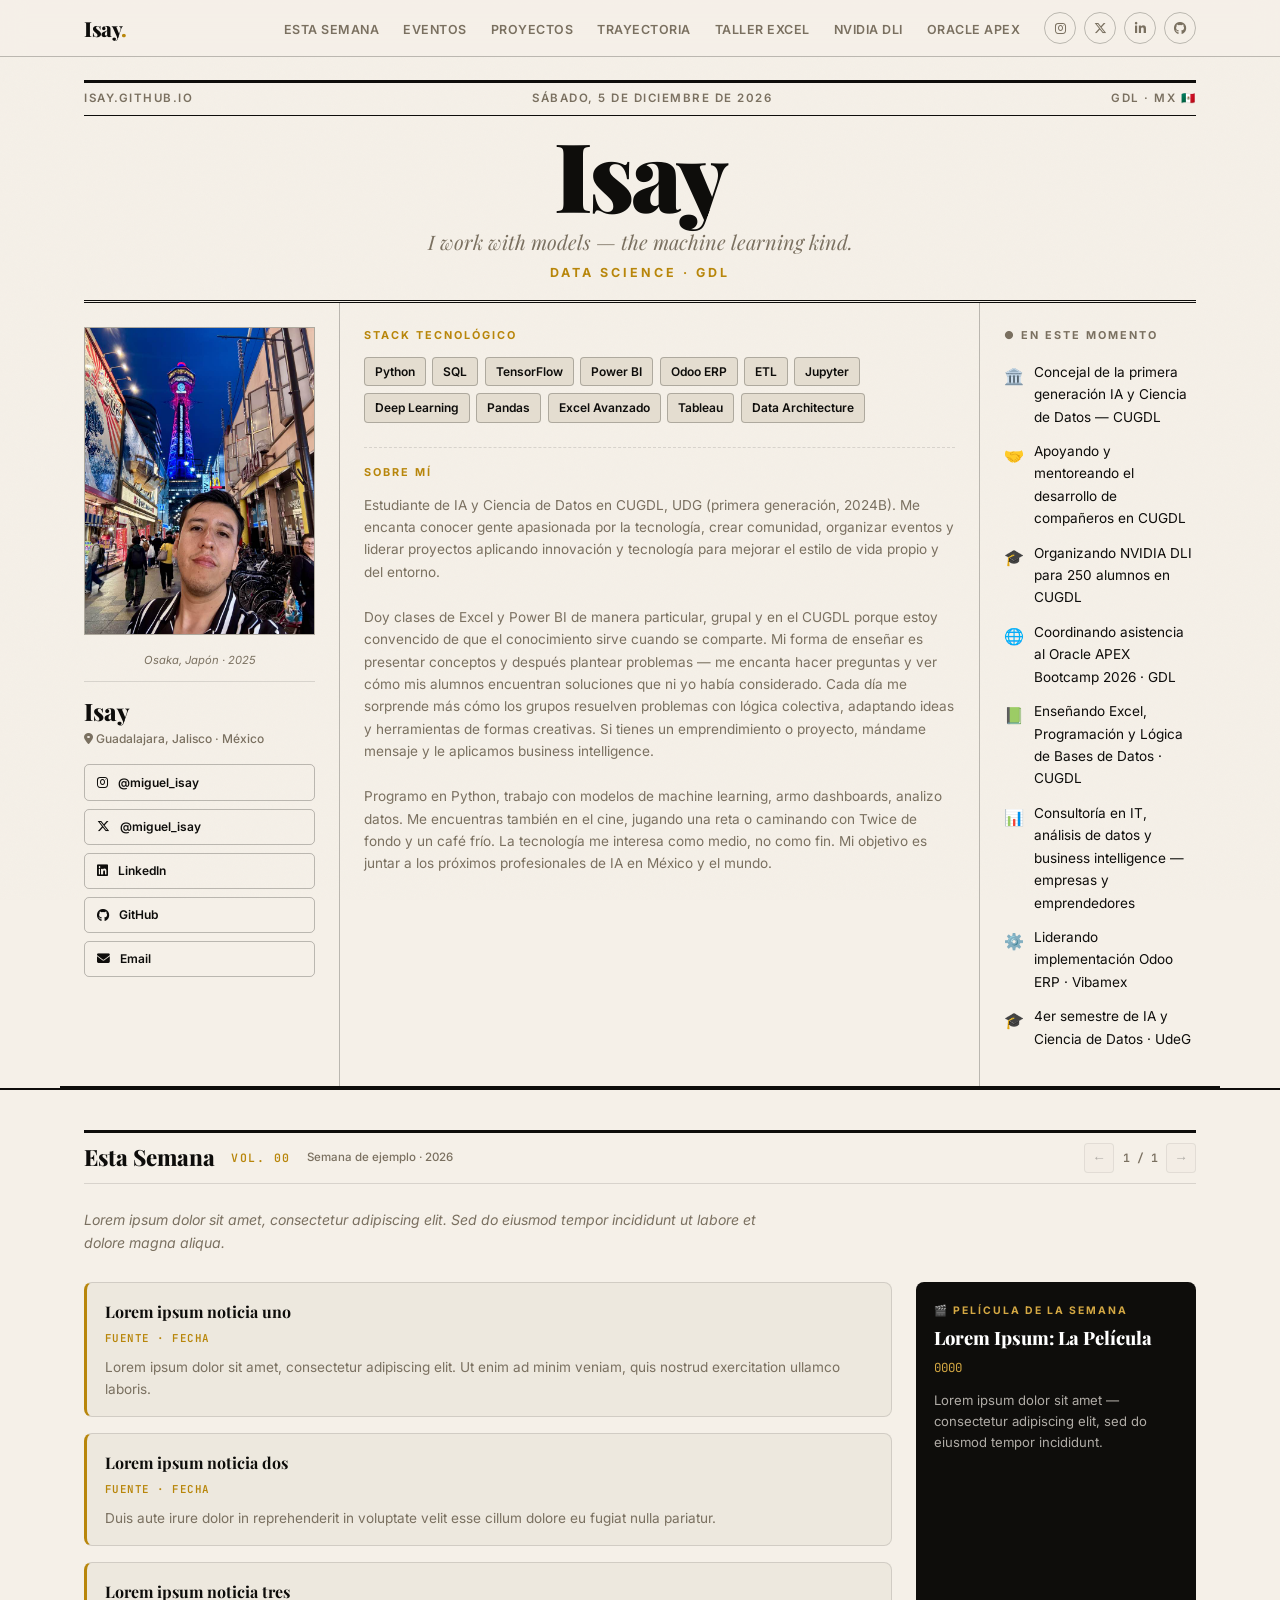
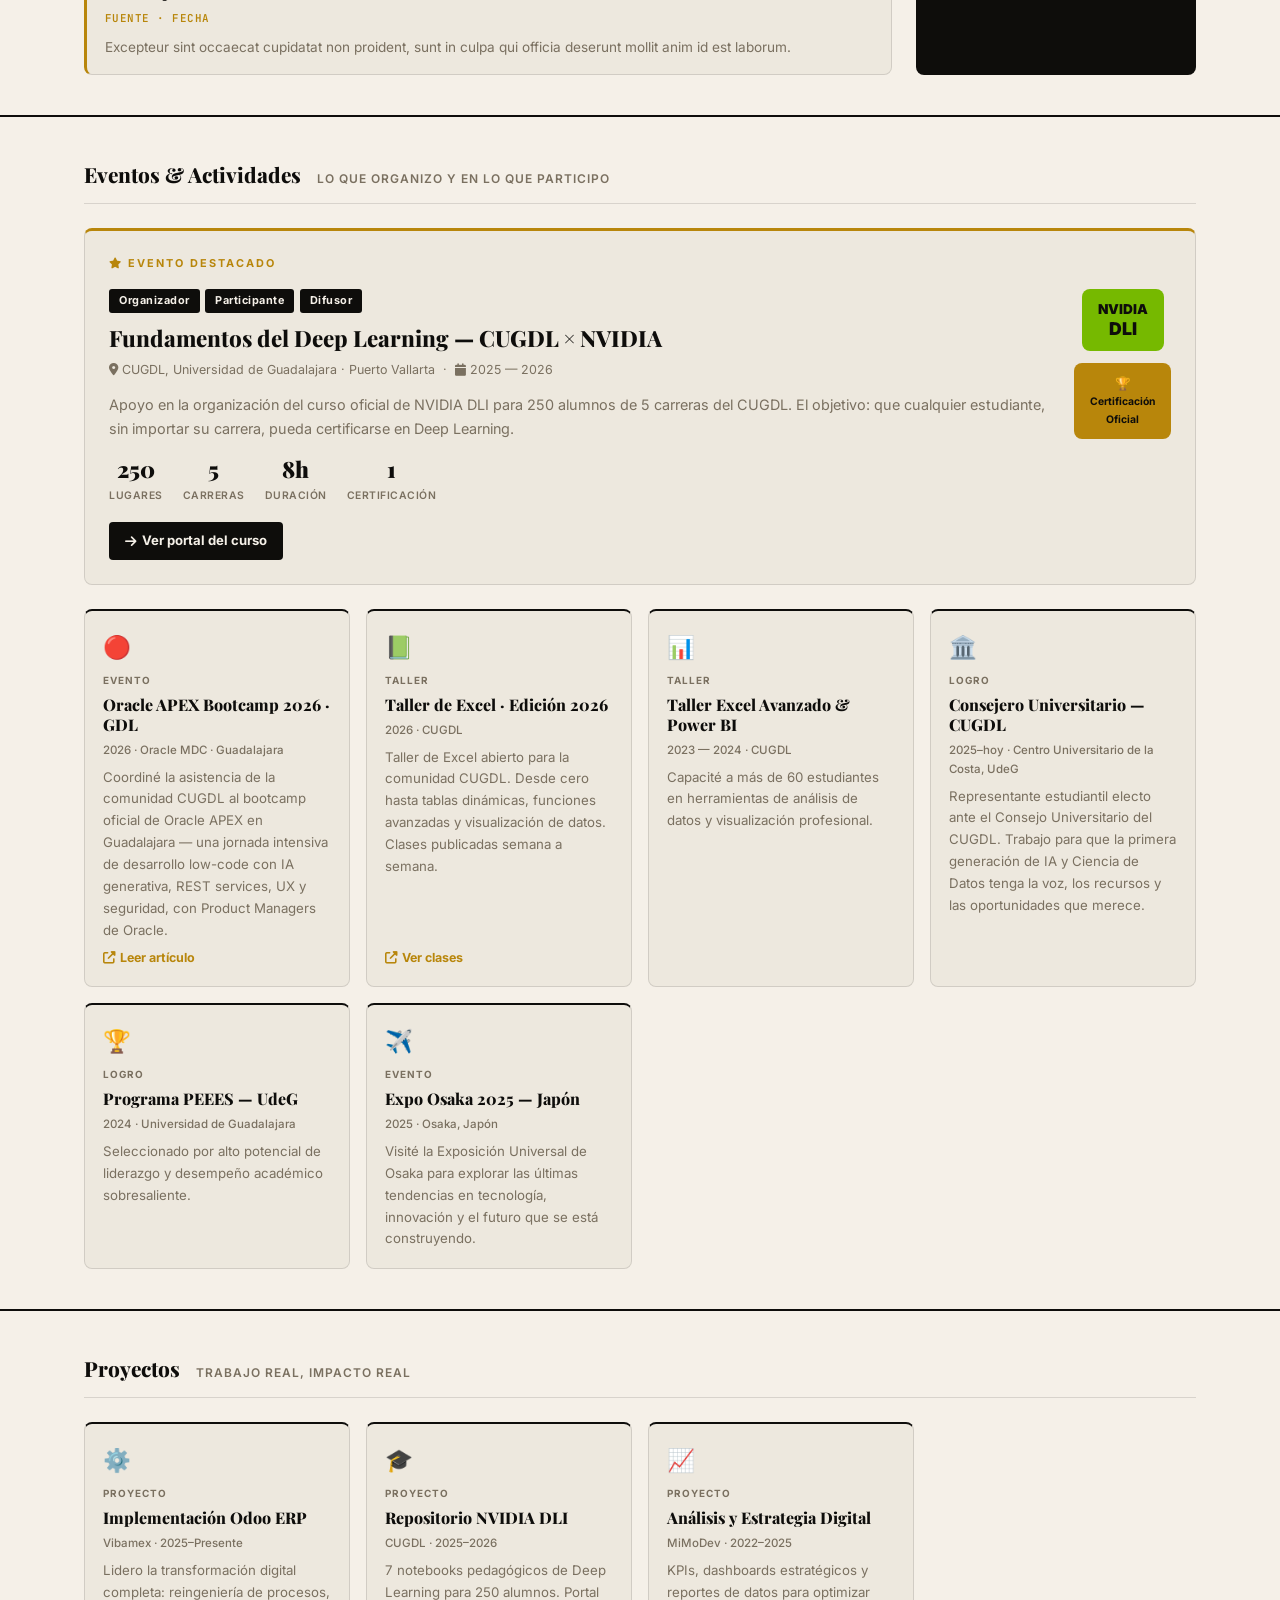
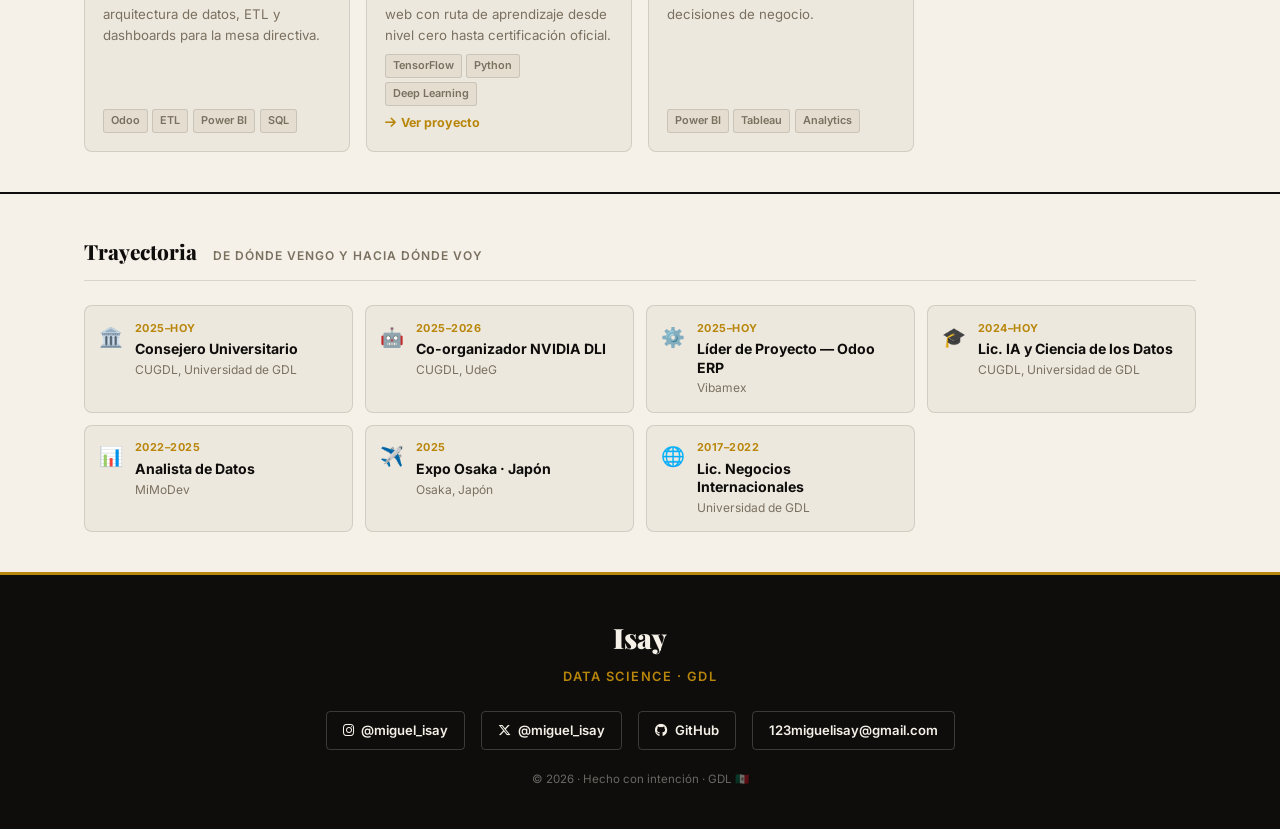
<file: index.html>
<!DOCTYPE html>
<html lang="es">

<head>
  <meta charset="UTF-8" />
  <meta name="viewport" content="width=device-width, initial-scale=1.0" />
  <title>Isay — Data Science · GDL </title>
  <meta name="description" content="I work with models — the machine learning kind. Data Science · GDL 🇲🇽" />
  <link rel="preconnect" href="https://fonts.googleapis.com" />
  <link
    href="https://fonts.googleapis.com/css2?family=Playfair+Display:ital,wght@0,700;0,800;0,900;1,700;1,800&family=Inter:wght@300;400;500;600;700&family=JetBrains+Mono:wght@400;500&display=swap"
    rel="stylesheet" />
  <link rel="stylesheet" href="https://cdnjs.cloudflare.com/ajax/libs/font-awesome/6.5.0/css/all.min.css" />
  <link rel="stylesheet" href="./isay-shared.css" />
</head>

<body>

  <script>
    /* ═══════════════════════════════════════════════════════
       ✏️  ZONA EDITABLE — todo el contenido está aquí
       ═══════════════════════════════════════════════════════ */

    const ISAY = {

      /* ── IDENTIDAD ── */
      nombre: "Isay",
      nombre_completo: "Isay",
      headline: "I work with models — the machine learning kind.",
      tagline: "Data Science · GDL ",
      bio: `Estudiante de IA y Ciencia de Datos en CUGDL, UDG (primera generación, 2024B). 
      Me encanta conocer gente apasionada por la tecnología, crear comunidad, organizar 
      eventos y liderar proyectos aplicando innovación y tecnología para mejorar el estilo 
      de vida propio y del entorno.<br><br>

      Doy clases de Excel y Power BI de manera particular, grupal y en el CUGDL porque 
      estoy convencido de que el conocimiento sirve cuando se comparte. Mi forma de enseñar 
      es presentar conceptos y después plantear problemas — me encanta hacer preguntas y 
      ver cómo mis alumnos encuentran soluciones que ni yo había considerado. Cada día me 
      sorprende más cómo los grupos resuelven problemas con lógica colectiva, adaptando 
      ideas y herramientas de formas creativas. Si tienes un emprendimiento o proyecto, 
      mándame mensaje y le aplicamos business intelligence.<br><br>

      Programo en Python, trabajo con modelos de machine learning, armo dashboards, analizo 
      datos. Me encuentras también en el cine, jugando una reta o caminando con Twice de 
      fondo y un café frío. La tecnología me interesa como medio, no como fin. Mi objetivo 
      es juntar a los próximos profesionales de IA en México y el mundo.`,
      foto: "img/profile.jpg",

      /* ── REDES ── */
      instagram: "miguel_isay",
      twitter: "miguel_isay",
      linkedin: "miguel-morales7",
      github: "I-say",
      email: "123miguelisay@gmail.com",
      ubicacion: "Guadalajara, Jalisco · México",

      /* ── AHORA ── */
      ahora: [
        { icono: "🏛️", texto: "Concejal de la primera generación IA y Ciencia de Datos — CUGDL" },
        { icono: "🤝", texto: "Apoyando y mentoreando el desarrollo de compañeros en CUGDL" },
        { icono: "🎓", texto: "Organizando NVIDIA DLI para 250 alumnos en CUGDL" },
        { icono: "🌐", texto: "Coordinando asistencia al Oracle APEX Bootcamp 2026 · GDL" },
        { icono: "📗", texto: "Enseñando Excel, Programación y Lógica de Bases de Datos · CUGDL" },
        { icono: "📊", texto: "Consultoría en IT, análisis de datos y business intelligence — empresas y emprendedores" },
        { icono: "⚙️", texto: "Liderando implementación Odoo ERP · Vibamex" },
        { icono: "🎓", texto: "4er semestre de IA y Ciencia de Datos · UdeG" }
      ],

      /* ── EVENTOS ── */
      eventos: [
        {
          tipo: "evento",
          destacado: false,
          icono: "🔴",
          titulo: "Oracle APEX Bootcamp 2026 · GDL",
          fecha: "2026",
          lugar: "Oracle MDC · Guadalajara",
          descripcion: "Coordiné la asistencia de la comunidad CUGDL al bootcamp oficial de Oracle APEX en Guadalajara — una jornada intensiva de desarrollo low-code con IA generativa, REST services, UX y seguridad, con Product Managers de Oracle.",
          roles: ["Coordinador de comunidad", "Asistente"],
          link: "oracle-apex/index.html",
          link_texto: "Leer artículo",
          stats: []
        },
        {
          tipo: "evento",
          destacado: true,
          icono: "🤖",
          titulo: "Fundamentos del Deep Learning — CUGDL × NVIDIA",
          fecha: "2025 — 2026",
          lugar: "CUGDL, Universidad de Guadalajara · Puerto Vallarta",
          descripcion: "Apoyo en la organización del curso oficial de NVIDIA DLI para 250 alumnos de 5 carreras del CUGDL. El objetivo: que cualquier estudiante, sin importar su carrera, pueda certificarse en Deep Learning.",
          roles: ["Organizador", "Participante", "Difusor"],
          link: "nvidia-dli/index.html",
          link_texto: "Ver portal del curso",
          stats: [
            { num: "250", label: "Lugares" },
            { num: "5", label: "Carreras" },
            { num: "8h", label: "Duración" },
            { num: "1", label: "Certificación" }
          ]
        },
        {
          tipo: "taller",
          destacado: false,
          icono: "📗",
          titulo: "Taller de Excel · Edición 2026",
          fecha: "2026",
          lugar: "CUGDL",
          descripcion: "Taller de Excel abierto para la comunidad CUGDL. Desde cero hasta tablas dinámicas, funciones avanzadas y visualización de datos. Clases publicadas semana a semana.",
          roles: ["Instructor"],
          link: "taller-excel/index.html",
          link_texto: "Ver clases",
          stats: []
        },
        {
          tipo: "taller",
          destacado: false,
          icono: "📊",
          titulo: "Taller Excel Avanzado & Power BI",
          fecha: "2023 — 2024",
          lugar: "CUGDL",
          descripcion: "Capacité a más de 60 estudiantes en herramientas de análisis de datos y visualización profesional.",
          roles: ["Instructor"],
          link: "",
          link_texto: "",
          stats: []
        },
        {
          tipo: "logro",
          destacado: false,
          icono: "🏛️",
          titulo: "Consejero Universitario — CUGDL",
          fecha: "2025–hoy",
          lugar: "Centro Universitario de la Costa, UdeG",
          descripcion: "Representante estudiantil electo ante el Consejo Universitario del CUGDL. Trabajo para que la primera generación de IA y Ciencia de Datos tenga la voz, los recursos y las oportunidades que merece.",
          roles: ["Consejero Universitario", "Representante Estudiantil"],
          link: "",
          link_texto: "",
          stats: []
        },
        {
          tipo: "logro",
          destacado: false,
          icono: "🏆",
          titulo: "Programa PEEES — UdeG",
          fecha: "2024",
          lugar: "Universidad de Guadalajara",
          descripcion: "Seleccionado por alto potencial de liderazgo y desempeño académico sobresaliente.",
          roles: ["Becario PEEES"],
          link: "",
          link_texto: "",
          stats: []
        },
        {
          tipo: "evento",
          destacado: false,
          icono: "✈️",
          titulo: "Expo Osaka 2025 — Japón",
          fecha: "2025",
          lugar: "Osaka, Japón",
          descripcion: "Visité la Exposición Universal de Osaka para explorar las últimas tendencias en tecnología, innovación y el futuro que se está construyendo.",
          roles: ["Visitante", "Explorador tech"],
          link: "",
          link_texto: "",
          stats: []
        }
      ],

      /* ── PROYECTOS ── */
      proyectos: [
        {
          icono: "⚙️",
          titulo: "Implementación Odoo ERP",
          org: "Vibamex · 2025–Presente",
          descripcion: "Lidero la transformación digital completa: reingeniería de procesos, arquitectura de datos, ETL y dashboards para la mesa directiva.",
          tags: ["Odoo", "ETL", "Power BI", "SQL"],
          link: ""
        },
        {
          icono: "🎓",
          titulo: "Repositorio NVIDIA DLI",
          org: "CUGDL · 2025–2026",
          descripcion: "7 notebooks pedagógicos de Deep Learning para 250 alumnos. Portal web con ruta de aprendizaje desde nivel cero hasta certificación oficial.",
          tags: ["TensorFlow", "Python", "Deep Learning"],
          link: "nvidia-dli/index.html"
        },
        {
          icono: "📈",
          titulo: "Análisis y Estrategia Digital",
          org: "MiMoDev · 2022–2025",
          descripcion: "KPIs, dashboards estratégicos y reportes de datos para optimizar decisiones de negocio.",
          tags: ["Power BI", "Tableau", "Analytics"],
          link: ""
        }
      ],

      /* ── TRAYECTORIA ── */
      trayectoria: [
        { fecha: "2025–hoy", titulo: "Consejero Universitario", org: "CUGDL, Universidad de GDL", icono: "🏛️" },
        { fecha: "2025–2026", titulo: "Co-organizador NVIDIA DLI", org: "CUGDL, UdeG", icono: "🤖" },
        { fecha: "2025–hoy", titulo: "Líder de Proyecto — Odoo ERP", org: "Vibamex", icono: "⚙️" },
        { fecha: "2024–hoy", titulo: "Lic. IA y Ciencia de los Datos", org: "CUGDL, Universidad de GDL", icono: "🎓" },
        { fecha: "2022–2025", titulo: "Analista de Datos", org: "MiMoDev", icono: "📊" },
        { fecha: "2025", titulo: "Expo Osaka · Japón", org: "Osaka, Japón", icono: "✈️" },
        { fecha: "2017–2022", titulo: "Lic. Negocios Internacionales", org: "Universidad de GDL", icono: "🌐" }
      ],

      /* ── SKILLS ── */
      skills: ["Python", "SQL", "TensorFlow", "Power BI", "Odoo ERP", "ETL", "Jupyter", "Deep Learning", "Pandas", "Excel Avanzado", "Tableau", "Data Architecture"],

      /* ── ESTA SEMANA ──
         REGLA: NUNCA borres un volumen anterior. Solo AGREGA uno nuevo al INICIO del array.
         El más reciente va en index 0. Las flechas ◀ ▶ permiten navegar el historial. */
      semanas: [
        {
          numero: "Vol. 00",
          fecha: "Semana de ejemplo · 2026",
          intro: "Lorem ipsum dolor sit amet, consectetur adipiscing elit. Sed do eiusmod tempor incididunt ut labore et dolore magna aliqua.",
          noticias: [
            {
              titulo: "Lorem ipsum noticia uno",
              fuente: "Fuente · Fecha",
              desc: "Lorem ipsum dolor sit amet, consectetur adipiscing elit. Ut enim ad minim veniam, quis nostrud exercitation ullamco laboris."
            },
            {
              titulo: "Lorem ipsum noticia dos",
              fuente: "Fuente · Fecha",
              desc: "Duis aute irure dolor in reprehenderit in voluptate velit esse cillum dolore eu fugiat nulla pariatur."
            },
            {
              titulo: "Lorem ipsum noticia tres",
              fuente: "Fuente · Fecha",
              desc: "Excepteur sint occaecat cupidatat non proident, sunt in culpa qui officia deserunt mollit anim id est laborum."
            }
          ],
          pelicula: {
            titulo: "Lorem Ipsum: La Película",
            año: "0000",
            nota: "Lorem ipsum dolor sit amet — consectetur adipiscing elit, sed do eiusmod tempor incididunt."
          }
        }
      ]

    }; /* ← fin de la zona editable */


    /* ═══════════════════════════════════════════════════════
       🎨  MOTOR DE RENDER — no tocar
       ═══════════════════════════════════════════════════════ */
    document.addEventListener('DOMContentLoaded', () => {

      const esc = s => String(s).replace(/&/g, '&amp;').replace(/</g, '&lt;').replace(/>/g, '&gt;');
      const safe = s => String(s);

      document.title = `${ISAY.nombre} — ${ISAY.tagline}`;

      const days = ['Domingo', 'Lunes', 'Martes', 'Miércoles', 'Jueves', 'Viernes', 'Sábado'];
      const months = ['Enero', 'Febrero', 'Marzo', 'Abril', 'Mayo', 'Junio', 'Julio', 'Agosto', 'Septiembre', 'Octubre', 'Noviembre', 'Diciembre'];
      const now = new Date();
      document.getElementById('mast-date').textContent =
        `${days[now.getDay()]}, ${now.getDate()} de ${months[now.getMonth()]} de ${now.getFullYear()}`;

      document.getElementById('profile-img').src = ISAY.foto;
      document.getElementById('profile-img').alt = ISAY.nombre_completo;
      document.getElementById('hero-nombre').textContent = ISAY.nombre;
      document.getElementById('hero-nombre2').textContent = ISAY.nombre;
      document.getElementById('hero-headline').textContent = ISAY.headline;
      document.getElementById('hero-tagline').textContent = ISAY.tagline;
      document.getElementById('hero-bio').innerHTML = ISAY.bio;
      document.getElementById('hero-ubicacion').textContent = ISAY.ubicacion;

      const socLinks = {
        'soc-ig': `https://www.instagram.com/${ISAY.instagram}/`,
        'soc-x': `https://x.com/${ISAY.twitter}`,
        'soc-li': `https://www.linkedin.com/in/${ISAY.linkedin}`,
        'soc-gh': `https://github.com/${ISAY.github}`,
        'soc-mail': `mailto:${ISAY.email}`,
        'nav-ig': `https://www.instagram.com/${ISAY.instagram}/`,
        'nav-x': `https://x.com/${ISAY.twitter}`,
        'nav-li': `https://www.linkedin.com/in/${ISAY.linkedin}`,
        'nav-gh': `https://github.com/${ISAY.github}`,
        'footer-ig-link': `https://www.instagram.com/${ISAY.instagram}/`,
        'footer-x-link': `https://x.com/${ISAY.twitter}`,
        'footer-gh-link': `https://github.com/${ISAY.github}`
      };
      Object.entries(socLinks).forEach(([id, href]) => {
        const el = document.getElementById(id);
        if (el) el.href = href;
      });
      document.getElementById('soc-ig-label').textContent = `@${ISAY.instagram}`;
      document.getElementById('soc-x-label').textContent = `@${ISAY.twitter}`;
      document.getElementById('footer-ig').textContent = `@${ISAY.instagram}`;
      document.getElementById('footer-x').textContent = `@${ISAY.twitter}`;
      document.getElementById('footer-nombre').textContent = ISAY.nombre_completo;
      document.getElementById('footer-tagline').textContent = ISAY.tagline;
      document.getElementById('footer-email').href = `mailto:${ISAY.email}`;
      document.getElementById('footer-email').textContent = ISAY.email;

      document.getElementById('ahora-list').innerHTML = ISAY.ahora.map(a =>
        `<div class="ahora-item"><span class="ahora-icono">${a.icono}</span><span>${esc(a.texto)}</span></div>`
      ).join('');

      document.getElementById('skills-list').innerHTML = ISAY.skills.map(s =>
        `<span class="skill-tag">${esc(s)}</span>`
      ).join('');

      /* eventos destacados */
      const destContainer = document.getElementById('eventos-destacados');
      ISAY.eventos.filter(e => e.destacado).forEach(ev => {
        const statsHTML = ev.stats.length ? `<div class="ev-stats">${ev.stats.map(s => `<div class="ev-stat"><span class="ev-stat-num">${esc(s.num)}</span><span class="ev-stat-label">${esc(s.label)}</span></div>`).join('')}</div>` : '';
        const rolesHTML = ev.roles.map(r => `<span class="role-chip">${esc(r)}</span>`).join('');
        const linkHTML = ev.link ? `<a href="${esc(ev.link)}" class="ev-cta"><i class="fas fa-arrow-right"></i> ${esc(ev.link_texto || 'Ver más')}</a>` : '';
        destContainer.innerHTML += `
      <article class="ev-featured reveal">
        <div class="ev-featured-label"><i class="fas fa-star"></i> Evento destacado</div>
        <div class="ev-featured-inner">
          <div class="ev-featured-content">
            <div class="ev-roles">${rolesHTML}</div>
            <h2 class="ev-featured-title">${esc(ev.titulo)}</h2>
            <div class="ev-meta"><i class="fas fa-map-marker-alt"></i> ${esc(ev.lugar)} &nbsp;·&nbsp; <i class="fas fa-calendar"></i> ${esc(ev.fecha)}</div>
            <p class="ev-desc">${safe(ev.descripcion)}</p>
            ${statsHTML}
            ${linkHTML}
          </div>
          <div class="ev-featured-badge">
            <div class="badge-nvidia">NVIDIA<br/><span>DLI</span></div>
            <div class="badge-cert">🏆<br/><small>Certificación<br/>Oficial</small></div>
          </div>
        </div>
      </article>`;
      });

      /* eventos normales */
      const gridContainer = document.getElementById('eventos-grid');
      ISAY.eventos.filter(e => !e.destacado).forEach(ev => {
        const linkHTML = ev.link ? `<a href="${esc(ev.link)}" class="card-link" target="${ev.link.startsWith('http') ? '_blank' : '_self'}"><i class="fas fa-external-link-alt"></i> ${esc(ev.link_texto)}</a>` : '';
        gridContainer.innerHTML += `
      <article class="content-card reveal">
        <div class="card-icon">${ev.icono}</div>
        <div class="card-chip">${esc(ev.tipo)}</div>
        <h3 class="card-title">${esc(ev.titulo)}</h3>
        <div class="card-meta">${esc(ev.fecha)} · ${esc(ev.lugar)}</div>
        <p class="card-desc">${safe(ev.descripcion)}</p>
        ${linkHTML}
      </article>`;
      });

      /* proyectos */
      const projContainer = document.getElementById('proyectos-grid');
      ISAY.proyectos.forEach(p => {
        const tagsHTML = p.tags.map(t => `<span class="mini-tag">${esc(t)}</span>`).join('');
        const linkHTML = p.link ? `<a href="${esc(p.link)}" class="card-link"><i class="fas fa-arrow-right"></i> Ver proyecto</a>` : '';
        projContainer.innerHTML += `
      <article class="content-card reveal">
        <div class="card-icon">${p.icono}</div>
        <div class="card-chip">proyecto</div>
        <h3 class="card-title">${esc(p.titulo)}</h3>
        <div class="card-meta">${esc(p.org)}</div>
        <p class="card-desc">${esc(p.descripcion)}</p>
        <div class="mini-tags">${tagsHTML}</div>
        ${linkHTML}
      </article>`;
      });

      /* trayectoria */
      document.getElementById('trayectoria-list').innerHTML = ISAY.trayectoria.map(t => `
    <div class="tl-item reveal">
      <div class="tl-icono">${t.icono}</div>
      <div class="tl-content">
        <div class="tl-fecha">${esc(t.fecha)}</div>
        <div class="tl-titulo">${esc(t.titulo)}</div>
        <div class="tl-org">${esc(t.org)}</div>
      </div>
    </div>`).join('');

      /* esta semana con navegación */
      if (ISAY.semanas && ISAY.semanas.length > 0) {
        const all = ISAY.semanas;
        let idx = 0;

        function renderSemana(i) {
          const s = all[i];
          document.getElementById('semana-vol').textContent = s.numero;
          document.getElementById('semana-fecha').textContent = s.fecha;
          document.getElementById('semana-intro').textContent = s.intro;
          document.getElementById('semana-counter').textContent = `${all.length - i} / ${all.length}`;

          document.getElementById('semana-noticias').innerHTML = s.noticias.map(n => `
        <div class="noticia-card">
          <div class="noticia-titulo">${esc(n.titulo)}</div>
          <div class="noticia-fuente">${esc(n.fuente)}</div>
          <p class="noticia-desc">${esc(n.desc)}</p>
        </div>`).join('');

          document.getElementById('semana-peli').innerHTML = s.pelicula ? `
        <div class="peli-eyebrow">🎬 Película de la semana</div>
        <div class="peli-titulo">${esc(s.pelicula.titulo)}</div>
        <div class="peli-año">${esc(s.pelicula.año)}</div>
        <p class="peli-nota">${esc(s.pelicula.nota)}</p>` : '';

          document.getElementById('semana-prev').disabled = (i >= all.length - 1);
          document.getElementById('semana-next').disabled = (i <= 0);
        }

        renderSemana(0);

        document.getElementById('semana-prev').addEventListener('click', () => {
          if (idx < all.length - 1) { idx++; renderSemana(idx); }
        });
        document.getElementById('semana-next').addEventListener('click', () => {
          if (idx > 0) { idx--; renderSemana(idx); }
        });
      }

      /* reveal on scroll */
      const obs = new IntersectionObserver(
        entries => entries.forEach(e => { if (e.isIntersecting) e.target.classList.add('visible'); }),
        { threshold: 0.08 }
      );
      document.querySelectorAll('.reveal').forEach(el => obs.observe(el));

      /* mobile nav */
      document.getElementById('nav-toggle').addEventListener('click', () => {
        document.getElementById('nav-menu').classList.toggle('open');
      });
      document.querySelectorAll('#nav-menu a').forEach(a => a.addEventListener('click', () => {
        document.getElementById('nav-menu').classList.remove('open');
      }));
    });
  </script>

  <style>
    /* ── NAV COMPLETO (index.html) — base en isay-shared.css ── */
    .nav-links-wrap {
      display: flex;
      align-items: center;
      gap: 1.5rem;
    }

    #nav-menu {
      display: flex;
      gap: 1.5rem;
      list-style: none;
    }

    #nav-menu a {
      font-size: .78rem;
      font-weight: 600;
      color: var(--muted);
      text-decoration: none;
      letter-spacing: .5px;
      text-transform: uppercase;
      transition: color .2s;
    }

    #nav-menu a:hover {
      color: var(--gold);
    }

    #nav-toggle {
      display: none;
      background: none;
      border: none;
      font-size: 1.1rem;
      color: var(--ink);
      cursor: pointer;
    }

    /* ── MASTHEAD ── */
    .masthead {
      max-width: 1160px;
      margin: 0 auto;
      padding: 5rem 1.5rem 0;
      text-align: center;
    }

    .mast-top {
      display: flex;
      align-items: center;
      justify-content: space-between;
      border-top: 3px solid var(--ink);
      border-bottom: 1px solid var(--ink);
      padding: .4rem 0;
      font-size: .72rem;
      font-weight: 600;
      letter-spacing: 1.5px;
      text-transform: uppercase;
      color: var(--muted);
      margin-bottom: .75rem;
    }

    .mast-title {
      font-family: 'Playfair Display', serif;
      font-size: clamp(3rem, 8vw, 6rem);
      font-weight: 900;
      line-height: .95;
      letter-spacing: -3px;
      color: var(--ink);
      margin-bottom: .4rem;
    }

    .mast-headline {
      font-family: 'Playfair Display', serif;
      font-size: clamp(.95rem, 2.5vw, 1.25rem);
      font-style: italic;
      color: var(--muted);
      margin-bottom: .3rem;
    }

    .mast-tagline {
      font-size: .78rem;
      font-weight: 700;
      letter-spacing: 3px;
      text-transform: uppercase;
      color: var(--gold);
    }

    .mast-rule {
      border: none;
      border-top: 3px double var(--ink);
      margin: 1rem 0 0;
    }

    /* ── HERO 3-COL ── */
    .hero-grid {
      max-width: 1160px;
      margin: 0 auto;
      display: grid;
      grid-template-columns: 280px 1fr 240px;
      gap: 0;
      border-bottom: 2px solid var(--ink);
    }

    .hero-col {
      padding: 1.5rem;
    }

    .hero-col:not(:last-child) {
      border-right: 1px solid var(--border-strong);
    }

    .profile-photo-wrap {
      width: 100%;
      aspect-ratio: 3/4;
      overflow: hidden;
      border: 1px solid var(--border-strong);
      margin-bottom: 1rem;
      background: var(--paper3);
      position: relative;
    }

    .profile-photo-wrap img {
      width: 100%;
      height: 100%;
      object-fit: cover;
      object-position: center top;
      display: block;
    }

    .photo-caption {
      font-size: .7rem;
      color: var(--muted);
      font-style: italic;
      text-align: center;
      margin-bottom: 1rem;
      border-bottom: 1px solid var(--border);
      padding-bottom: .75rem;
    }

    .profile-name {
      font-family: 'Playfair Display', serif;
      font-size: 1.5rem;
      font-weight: 800;
      line-height: 1.1;
      margin-bottom: .25rem;
    }

    .profile-loc {
      font-size: .75rem;
      color: var(--muted);
      font-weight: 500;
      margin-bottom: 1rem;
    }

    .profile-bio {
      font-size: .85rem;
      color: var(--muted);
      line-height: 1.65;
      margin-bottom: 1rem;
    }

    .social-stack {
      display: flex;
      flex-direction: column;
      gap: .5rem;
    }

    .soc-item {
      display: flex;
      align-items: center;
      gap: .6rem;
      padding: .45rem .75rem;
      border-radius: 5px;
      text-decoration: none;
      font-size: .8rem;
      font-weight: 600;
      border: 1px solid var(--border-strong);
      color: var(--ink);
      transition: all .2s;
    }

    .soc-item:hover {
      border-color: var(--ink);
      background: var(--paper3);
    }

    .soc-label {
      font-size: .75rem;
    }

    .hero-center-title {
      font-size: .68rem;
      font-weight: 700;
      letter-spacing: 2px;
      text-transform: uppercase;
      color: var(--gold);
      margin-bottom: .75rem;
    }

    .skills-cloud {
      display: flex;
      flex-wrap: wrap;
      gap: .4rem;
    }

    .skill-tag {
      background: var(--paper3);
      border: 1px solid var(--border-strong);
      border-radius: 4px;
      padding: 4px 10px;
      font-size: .75rem;
      font-weight: 600;
      color: var(--ink);
    }

    .ahora-header {
      font-size: .68rem;
      font-weight: 700;
      letter-spacing: 2px;
      text-transform: uppercase;
      color: var(--muted);
      margin-bottom: 1rem;
    }

    .ahora-item {
      display: flex;
      gap: .6rem;
      align-items: flex-start;
      margin-bottom: .75rem;
      font-size: .85rem;
      color: var(--ink);
    }

    .ahora-icono {
      font-size: 1rem;
      flex-shrink: 0;
      margin-top: 2px;
    }

    .full-rule {
      border: none;
      border-top: 2px solid var(--ink);
      margin: 0;
    }

    /* ── ESTA SEMANA ── */
    .semana-section {
      max-width: 1160px;
      margin: 0 auto;
      padding: 2.5rem 1.5rem;
    }

    .semana-header {
      display: flex;
      align-items: center;
      gap: 1rem;
      border-top: 3px solid var(--ink);
      border-bottom: 1px solid var(--border);
      padding: .4rem 0;
      margin-bottom: 1.5rem;
      flex-wrap: wrap;
    }

    .semana-label {
      font-family: 'Playfair Display', serif;
      font-size: 1.4rem;
      font-weight: 800;
      color: var(--ink);
    }

    .semana-vol {
      font-family: 'JetBrains Mono', monospace;
      font-size: .72rem;
      font-weight: 600;
      color: var(--gold);
      letter-spacing: 1.5px;
      text-transform: uppercase;
    }

    .semana-fecha {
      font-size: .72rem;
      color: var(--muted);
      font-weight: 500;
    }

    .semana-nav {
      margin-left: auto;
      display: flex;
      align-items: center;
      gap: .5rem;
    }

    .semana-counter {
      font-family: 'JetBrains Mono', monospace;
      font-size: .72rem;
      color: var(--muted);
      font-weight: 600;
      min-width: 36px;
      text-align: center;
    }

    .semana-btn {
      width: 30px;
      height: 30px;
      border-radius: 4px;
      border: 1px solid var(--border-strong);
      background: var(--paper2);
      color: var(--ink);
      font-size: .85rem;
      cursor: pointer;
      display: flex;
      align-items: center;
      justify-content: center;
      transition: all .18s;
    }

    .semana-btn:hover:not(:disabled) {
      background: var(--ink);
      color: var(--paper);
      border-color: var(--ink);
    }

    .semana-btn:disabled {
      opacity: .3;
      cursor: default;
    }

    .semana-intro {
      font-size: .88rem;
      color: var(--muted);
      font-style: italic;
      margin-bottom: 1.75rem;
      max-width: 680px;
    }

    .semana-grid {
      display: grid;
      grid-template-columns: 1fr 280px;
      gap: 1.5rem;
    }

    .noticias-col {
      display: flex;
      flex-direction: column;
      gap: 1rem;
    }

    .noticia-card {
      background: var(--paper2);
      border: 1px solid var(--border);
      border-left: 3px solid var(--gold);
      border-radius: var(--r);
      padding: 1rem 1.1rem;
      transition: transform .2s;
    }

    .noticia-card:hover {
      transform: translateX(3px);
    }

    .noticia-titulo {
      font-family: 'Playfair Display', serif;
      font-size: 1rem;
      font-weight: 700;
      color: var(--ink);
      margin-bottom: .25rem;
    }

    .noticia-fuente {
      font-family: 'JetBrains Mono', monospace;
      font-size: .68rem;
      color: var(--gold);
      font-weight: 600;
      letter-spacing: .5px;
      text-transform: uppercase;
      margin-bottom: .5rem;
    }

    .noticia-desc {
      font-size: .85rem;
      color: var(--muted);
      line-height: 1.65;
    }

    .peli-card {
      background: var(--ink);
      color: var(--paper);
      border-radius: var(--r);
      padding: 1.25rem 1.1rem;
      height: 100%;
      display: flex;
      flex-direction: column;
      gap: .5rem;
    }

    .peli-eyebrow {
      font-size: .65rem;
      font-weight: 700;
      letter-spacing: 2px;
      text-transform: uppercase;
      color: var(--gold-lt);
    }

    .peli-titulo {
      font-family: 'Playfair Display', serif;
      font-size: 1.15rem;
      font-weight: 800;
      color: #fff;
      line-height: 1.2;
    }

    .peli-año {
      font-family: 'JetBrains Mono', monospace;
      font-size: .78rem;
      color: var(--gold-lt);
    }

    .peli-nota {
      font-size: .82rem;
      color: rgba(245, 240, 232, .7);
      line-height: 1.6;
      margin-top: .25rem;
    }

    /* ── SECTIONS ── */
    .page-section {
      max-width: 1160px;
      margin: 0 auto;
      padding: 2.5rem 1.5rem;
    }

    .section-header {
      display: flex;
      align-items: baseline;
      gap: 1rem;
      border-bottom: 1px solid var(--border);
      padding-bottom: .75rem;
      margin-bottom: 1.5rem;
    }

    .section-label {
      font-family: 'Playfair Display', serif;
      font-size: 1.3rem;
      font-weight: 800;
    }

    .section-sub {
      font-size: .75rem;
      font-weight: 600;
      letter-spacing: 1px;
      text-transform: uppercase;
      color: var(--muted);
    }

    /* eventos destacados */
    .ev-featured {
      background: var(--paper2);
      border: 1px solid var(--border);
      border-top: 3px solid var(--gold);
      border-radius: var(--r);
      padding: 1.5rem;
      margin-bottom: 1.5rem;
    }

    .ev-featured-label {
      font-size: .68rem;
      font-weight: 700;
      letter-spacing: 2px;
      text-transform: uppercase;
      color: var(--gold);
      margin-bottom: 1rem;
    }

    .ev-featured-inner {
      display: grid;
      grid-template-columns: 1fr auto;
      gap: 1.5rem;
      align-items: start;
    }

    .ev-featured-content {}

    .ev-roles {
      display: flex;
      flex-wrap: wrap;
      gap: .35rem;
      margin-bottom: .75rem;
    }

    .role-chip {
      background: var(--ink);
      color: var(--paper);
      font-size: .68rem;
      font-weight: 700;
      letter-spacing: .5px;
      padding: 3px 10px;
      border-radius: 3px;
    }

    .ev-featured-title {
      font-family: 'Playfair Display', serif;
      font-size: 1.4rem;
      font-weight: 800;
      line-height: 1.2;
      margin-bottom: .5rem;
    }

    .ev-meta {
      font-size: .78rem;
      color: var(--muted);
      margin-bottom: .75rem;
    }

    .ev-desc {
      font-size: .9rem;
      color: var(--muted);
      line-height: 1.7;
      margin-bottom: 1rem;
    }

    .ev-stats {
      display: flex;
      gap: 1.25rem;
      flex-wrap: wrap;
      margin-bottom: 1rem;
    }

    .ev-stat {
      text-align: center;
    }

    .ev-stat-num {
      display: block;
      font-family: 'Playfair Display', serif;
      font-size: 1.4rem;
      font-weight: 900;
      color: var(--ink);
      line-height: 1;
    }

    .ev-stat-label {
      font-size: .65rem;
      font-weight: 600;
      color: var(--muted);
      letter-spacing: .5px;
      text-transform: uppercase;
    }

    .ev-cta {
      display: inline-flex;
      align-items: center;
      gap: 6px;
      background: var(--ink);
      color: var(--paper);
      font-size: .82rem;
      font-weight: 700;
      padding: .5rem 1rem;
      border-radius: 4px;
      text-decoration: none;
      transition: opacity .2s;
    }

    .ev-cta:hover {
      opacity: .85;
    }

    .ev-featured-badge {
      display: flex;
      flex-direction: column;
      gap: .75rem;
      align-items: center;
    }

    .badge-nvidia {
      background: #76b900;
      color: var(--ink);
      text-align: center;
      padding: .75rem 1rem;
      border-radius: var(--r);
      font-weight: 900;
      font-size: .85rem;
      line-height: 1.2;
    }

    .badge-nvidia span {
      font-size: 1.1rem;
    }

    .badge-cert {
      background: var(--gold);
      color: var(--ink);
      text-align: center;
      padding: .75rem 1rem;
      border-radius: var(--r);
      font-size: .78rem;
      font-weight: 700;
      line-height: 1.4;
    }

    /* cards grid */
    .cards-grid {
      display: grid;
      grid-template-columns: repeat(auto-fill, minmax(260px, 1fr));
      gap: 1rem;
    }

    .content-card {
      background: var(--paper2);
      border: 1px solid var(--border);
      border-top: 2px solid var(--ink);
      border-radius: var(--r);
      padding: 1.1rem;
      display: flex;
      flex-direction: column;
      gap: .4rem;
    }

    .card-icon {
      font-size: 1.4rem;
    }

    .card-chip {
      font-size: .62rem;
      font-weight: 700;
      letter-spacing: 1px;
      text-transform: uppercase;
      color: var(--muted);
    }

    .card-title {
      font-family: 'Playfair Display', serif;
      font-size: 1rem;
      font-weight: 800;
      line-height: 1.25;
    }

    .card-meta {
      font-size: .72rem;
      color: var(--muted);
      font-weight: 500;
    }

    .card-desc {
      font-size: .83rem;
      color: var(--muted);
      line-height: 1.65;
      flex: 1;
    }

    .card-link {
      display: inline-flex;
      align-items: center;
      gap: 5px;
      margin-top: auto;
      font-size: .78rem;
      font-weight: 700;
      color: var(--gold);
      text-decoration: none;
    }

    .card-link:hover {
      color: var(--ink);
    }

    .mini-tags {
      display: flex;
      flex-wrap: wrap;
      gap: .3rem;
    }

    .mini-tag {
      background: var(--paper3);
      border: 1px solid var(--border);
      border-radius: 3px;
      padding: 2px 7px;
      font-size: .68rem;
      font-weight: 600;
      color: var(--muted);
    }

    /* trayectoria */
    #trayectoria-list {
      display: grid;
      grid-template-columns: repeat(auto-fill, minmax(220px, 1fr));
      gap: .75rem;
    }

    .tl-item {
      display: flex;
      gap: .75rem;
      align-items: flex-start;
      padding: .85rem;
      background: var(--paper2);
      border: 1px solid var(--border);
      border-radius: var(--r);
      transition: transform .2s;
    }

    .tl-item:hover {
      transform: translateY(-2px);
    }

    .tl-icono {
      font-size: 1.2rem;
      flex-shrink: 0;
      margin-top: 2px;
    }

    .tl-fecha {
      font-size: .68rem;
      font-weight: 700;
      color: var(--gold);
      letter-spacing: .5px;
      text-transform: uppercase;
      margin-bottom: .15rem;
    }

    .tl-titulo {
      font-size: .88rem;
      font-weight: 700;
      line-height: 1.3;
      margin-bottom: .1rem;
    }

    .tl-org {
      font-size: .75rem;
      color: var(--muted);
    }

    /* footer */
    footer {
      background: var(--ink);
      color: var(--paper);
      padding: 2.5rem 1.5rem;
      text-align: center;
      border-top: 3px solid var(--gold);
    }

    .footer-inner {
      max-width: 1160px;
      margin: 0 auto;
    }

    .footer-name {
      font-family: 'Playfair Display', serif;
      font-size: 1.75rem;
      font-weight: 900;
      margin-bottom: .25rem;
    }

    .footer-tagline {
      color: var(--gold);
      font-size: .8rem;
      font-weight: 600;
      letter-spacing: 1.5px;
      text-transform: uppercase;
      margin-bottom: 1.5rem;
    }

    .footer-socials {
      display: flex;
      justify-content: center;
      gap: 1rem;
      flex-wrap: wrap;
      margin-bottom: 1.25rem;
    }

    .footer-soc {
      display: flex;
      align-items: center;
      gap: 7px;
      padding: .5rem 1rem;
      border-radius: 4px;
      text-decoration: none;
      font-size: .82rem;
      font-weight: 600;
      border: 1px solid rgba(245, 240, 232, .2);
      color: var(--paper);
      transition: all .2s;
    }

    .footer-soc:hover {
      background: rgba(245, 240, 232, .1);
      border-color: var(--gold);
      color: var(--gold);
    }

    .footer-copy {
      font-size: .72rem;
      color: rgba(245, 240, 232, .4);
      margin-top: .5rem;
    }

    footer a {
      color: var(--gold-lt);
      text-decoration: none;
    }

    /* reveal */
    .reveal {
      opacity: 0;
      transform: translateY(18px);
      transition: opacity .5s ease, transform .5s ease;
    }

    .reveal.visible {
      opacity: 1;
      transform: translateY(0);
    }

    /* ── RESPONSIVE ── */
    @media (max-width: 900px) {
      .hero-grid {
        grid-template-columns: 1fr;
      }

      .hero-col:not(:last-child) {
        border-right: none;
        border-bottom: 1px solid var(--border-strong);
      }

      /* FIX: sin esto la foto sería width:100% + aspect-ratio 3/4 → gigante en tablet */
      .profile-photo-wrap {
        width: 160px;
        height: 200px;
        aspect-ratio: unset;
        margin: 0 auto 1rem;
        border-radius: 8px;
      }

      /* Centrar contenido de la columna izquierda cuando se apila */
      .hero-col:first-child {
        text-align: center;
      }

      .social-stack {
        align-items: center;
      }

      .ev-featured-inner {
        grid-template-columns: 1fr;
      }

      .ev-featured-badge {
        flex-direction: row;
      }

      .semana-grid {
        grid-template-columns: 1fr;
      }
    }

    @media (max-width: 768px) {
      #nav-menu {
        display: none;
        flex-direction: column;
      }

      #nav-menu.open {
        display: flex;
        position: fixed;
        top: 56px;
        left: 0;
        right: 0;
        width: 100vw;
        background: var(--paper);
        padding: 1rem 1.5rem;
        border-bottom: 2px solid var(--ink);
        gap: .75rem;
        z-index: 200;
      }

      #nav-toggle {
        display: block;
      }

      .nav-socials {
        display: none;
      }

      .masthead {
        padding-top: 4.5rem;
      }

      .mast-title {
        letter-spacing: -2px;
      }

      .mast-top span:nth-child(2) {
        display: none;
      }

      /* FOTO EN MÓVIL: círculo discreto */
      .profile-photo-wrap {
        width: 110px;
        height: 110px;
        aspect-ratio: 1/1;
        border-radius: 50%;
        margin: 0 auto 1rem;
      }

      .profile-photo-wrap img {
        object-position: center center;
      }

      .photo-caption {
        text-align: center;
      }

      /* Semana header: nav en su propia fila bien alineada */
      .semana-header {
        row-gap: .4rem;
      }

      .semana-nav {
        width: 100%;
        justify-content: space-between;
        margin-left: 0;
      }

      /* Secciones con menos padding lateral en teléfonos muy pequeños */
      .page-section,
      .semana-section {
        padding-left: 1rem;
        padding-right: 1rem;
      }
    }
  </style>

  <!-- HTML -->

  <div class="nav-wrap">
    <div class="nav-inner">
      <a href="#" class="nav-brand">Isay<span>.</span></a>
      <div class="nav-links-wrap">
        <ul id="nav-menu">
          <li><a href="#semana">Esta Semana</a></li>
          <li><a href="#eventos">Eventos</a></li>
          <li><a href="#proyectos">Proyectos</a></li>
          <li><a href="#trayectoria">Trayectoria</a></li>
          <li><a href="taller-excel/index.html">Taller Excel</a></li>
          <li><a href="nvidia-dli/index.html">NVIDIA DLI</a></li>
          <li><a href="oracle-apex/index.html">Oracle APEX</a></li>
        </ul>
        <div class="nav-socials">
          <a id="nav-ig" href="#" target="_blank" title="Instagram"><i class="fab fa-instagram"></i></a>
          <a id="nav-x" href="#" target="_blank" title="X"><i class="fab fa-x-twitter"></i></a>
          <a id="nav-li" href="#" target="_blank" title="LinkedIn"><i class="fab fa-linkedin-in"></i></a>
          <a id="nav-gh" href="#" target="_blank" title="GitHub"><i class="fab fa-github"></i></a>
        </div>
        <button id="nav-toggle"><i class="fas fa-bars"></i></button>
      </div>
    </div>
  </div>

  <div class="masthead">
    <div class="mast-top">
      <span>isay.github.io</span>
      <span id="mast-date"></span>
      <span>GDL · MX 🇲🇽</span>
    </div>
    <h1 class="mast-title" id="hero-nombre"></h1>
    <p class="mast-headline" id="hero-headline"></p>
    <p class="mast-tagline" id="hero-tagline"></p>
    <hr class="mast-rule" />
  </div>

  <div class="hero-grid">
    <div class="hero-col">
      <div class="profile-photo-wrap">
        <img id="profile-img" src="" alt="" />
      </div>
      <p class="photo-caption">Osaka, Japón · 2025</p>
      <div class="profile-name" id="hero-nombre2">Isay</div>
      <div class="profile-loc"><i class="fas fa-map-marker-alt"></i> <span id="hero-ubicacion"></span></div>
      <div class="social-stack">
        <a id="soc-ig" href="#" target="_blank" class="soc-item"><i class="fab fa-instagram"></i><span class="soc-label"
            id="soc-ig-label"></span></a>
        <a id="soc-x" href="#" target="_blank" class="soc-item"><i class="fab fa-x-twitter"></i><span class="soc-label"
            id="soc-x-label"></span></a>
        <a id="soc-li" href="#" target="_blank" class="soc-item"><i class="fab fa-linkedin"></i><span
            class="soc-label">LinkedIn</span></a>
        <a id="soc-gh" href="#" target="_blank" class="soc-item"><i class="fab fa-github"></i><span
            class="soc-label">GitHub</span></a>
        <a id="soc-mail" href="#" class="soc-item"><i class="fas fa-envelope"></i><span
            class="soc-label">Email</span></a>
      </div>
    </div>
    <div class="hero-col">
      <div class="hero-center-title">Stack tecnológico</div>
      <div class="skills-cloud" id="skills-list"></div>
      <div style="margin-top:1.5rem;border-top:1px dashed var(--border);padding-top:1rem;">
        <div class="hero-center-title">Sobre mí</div>
        <p class="profile-bio" id="hero-bio"></p>
      </div>
    </div>
    <div class="hero-col">
      <div class="ahora-header">● En este momento</div>
      <div id="ahora-list"></div>
    </div>
  </div>

  <hr class="full-rule" />

  <section id="semana">
    <div class="semana-section">
      <div class="semana-header">
        <span class="semana-label">Esta Semana</span>
        <span class="semana-vol" id="semana-vol"></span>
        <span class="semana-fecha" id="semana-fecha"></span>
        <div class="semana-nav">
          <button class="semana-btn" id="semana-prev" title="Semana anterior">&#8592;</button>
          <span class="semana-counter" id="semana-counter"></span>
          <button class="semana-btn" id="semana-next" title="Semana siguiente">&#8594;</button>
        </div>
      </div>
      <p class="semana-intro" id="semana-intro"></p>
      <div class="semana-grid">
        <div class="noticias-col" id="semana-noticias"></div>
        <div class="peli-col">
          <div class="peli-card" id="semana-peli"></div>
        </div>
      </div>
    </div>
  </section>

  <hr class="full-rule" />

  <section class="page-section" id="eventos">
    <div class="section-header">
      <span class="section-label">Eventos & Actividades</span>
      <span class="section-sub">Lo que organizo y en lo que participo</span>
    </div>
    <div id="eventos-destacados"></div>
    <div class="cards-grid" id="eventos-grid"></div>
  </section>

  <hr class="full-rule" />

  <section class="page-section" id="proyectos">
    <div class="section-header">
      <span class="section-label">Proyectos</span>
      <span class="section-sub">Trabajo real, impacto real</span>
    </div>
    <div class="cards-grid" id="proyectos-grid"></div>
  </section>

  <hr class="full-rule" />

  <section class="page-section" id="trayectoria">
    <div class="section-header">
      <span class="section-label">Trayectoria</span>
      <span class="section-sub">De dónde vengo y hacia dónde voy</span>
    </div>
    <div id="trayectoria-list"></div>
  </section>

  <footer>
    <div class="footer-inner">
      <div class="footer-name" id="footer-nombre"></div>
      <div class="footer-tagline" id="footer-tagline"></div>
      <div class="footer-socials">
        <a id="footer-ig-link" href="#" target="_blank" class="footer-soc"><i class="fab fa-instagram"></i> <span
            id="footer-ig"></span></a>
        <a id="footer-x-link" href="#" target="_blank" class="footer-soc"><i class="fab fa-x-twitter"></i> <span
            id="footer-x"></span></a>
        <a id="footer-gh-link" href="#" target="_blank" class="footer-soc"><i class="fab fa-github"></i> GitHub</a>
        <a id="footer-email" href="#" class="footer-soc"><i class="fas fa-envelope"></i> Email</a>
      </div>
      <div class="footer-copy">© 2026 · Hecho con intención · GDL 🇲🇽</div>
    </div>
  </footer>

</body>

</html>
</file>
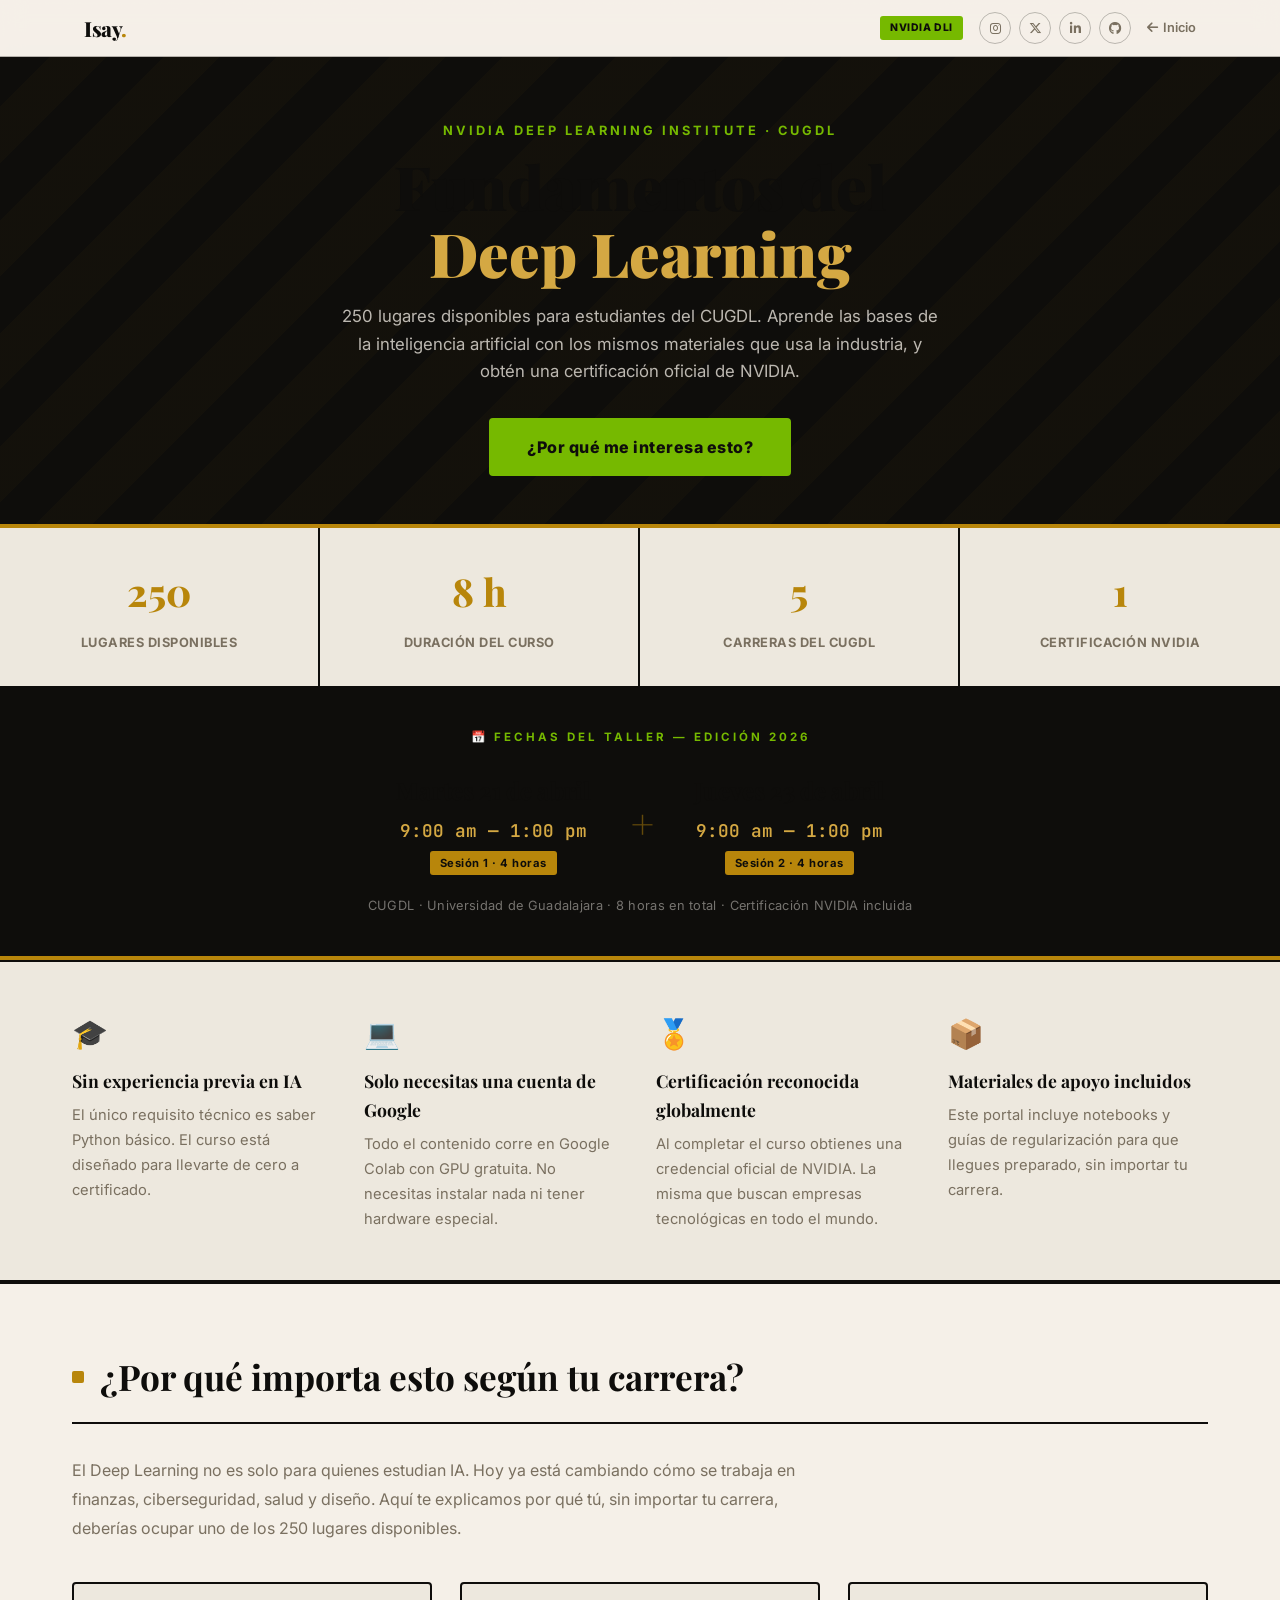
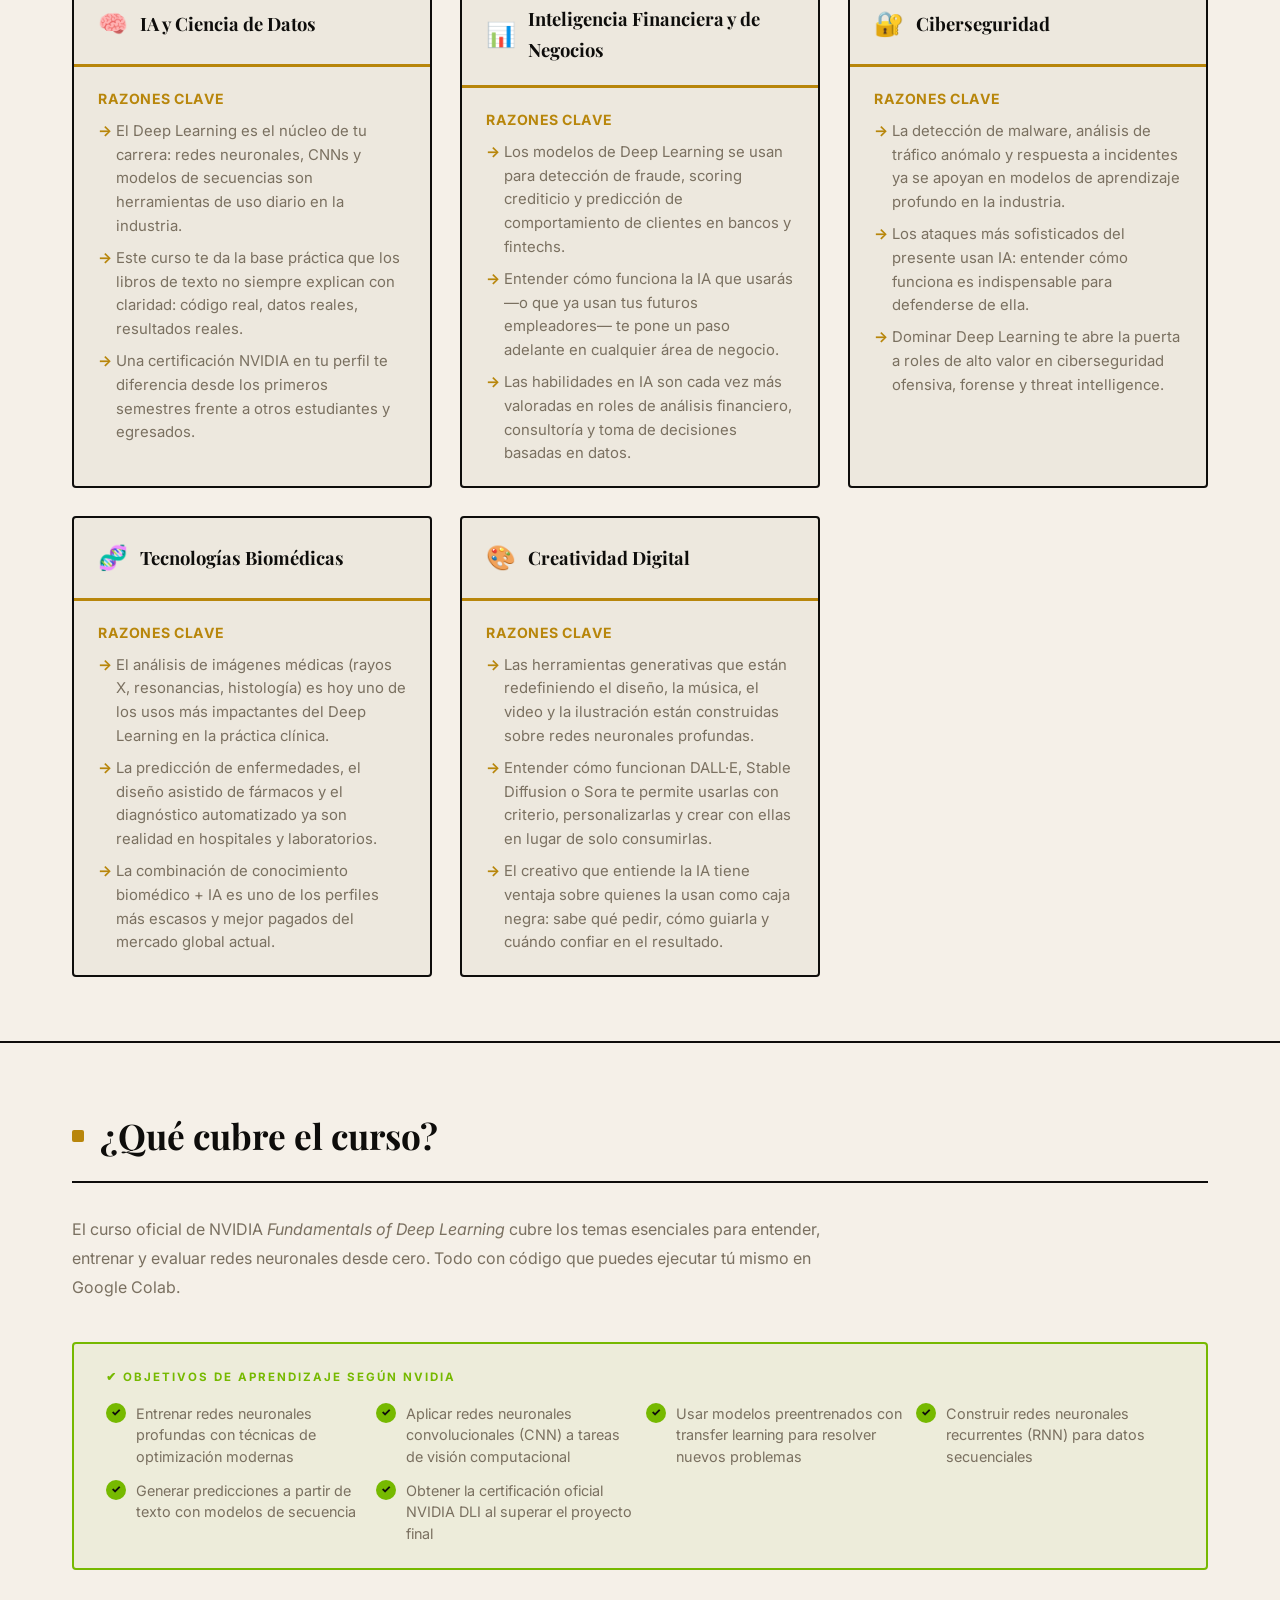
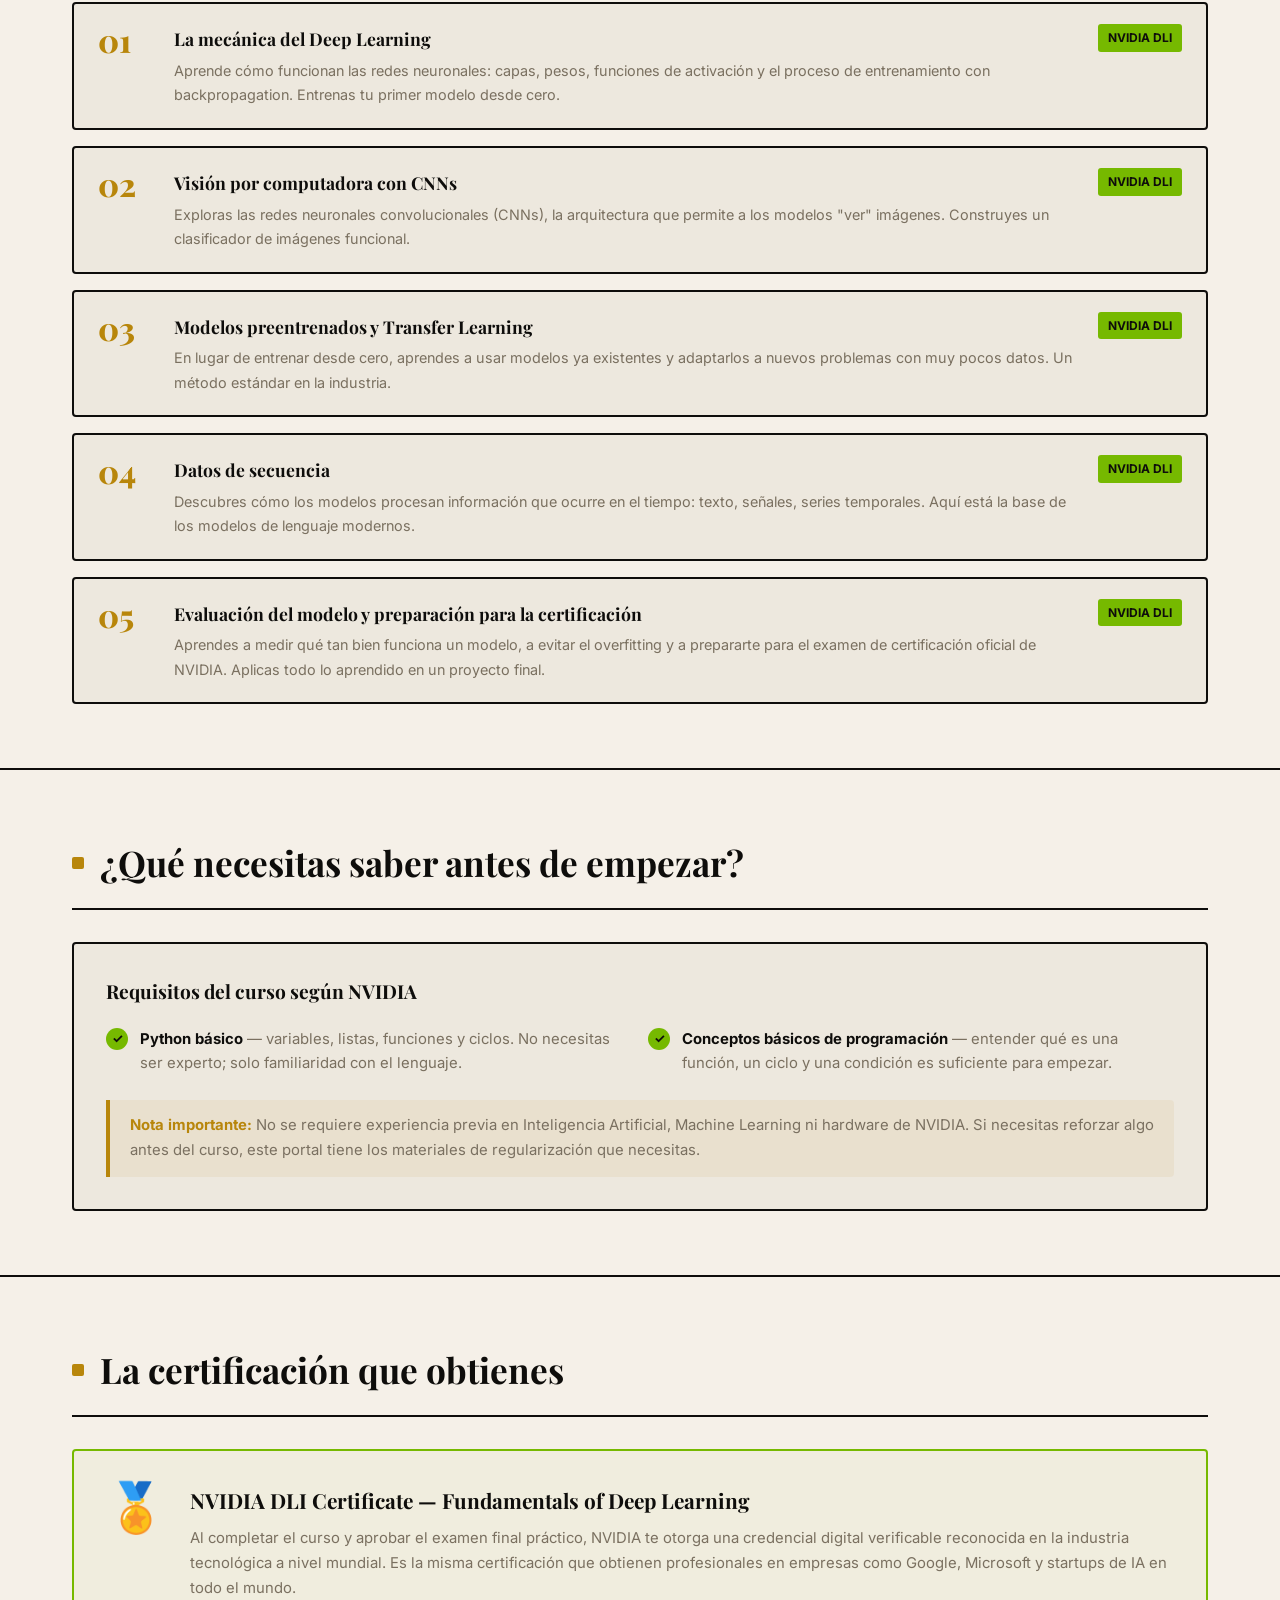
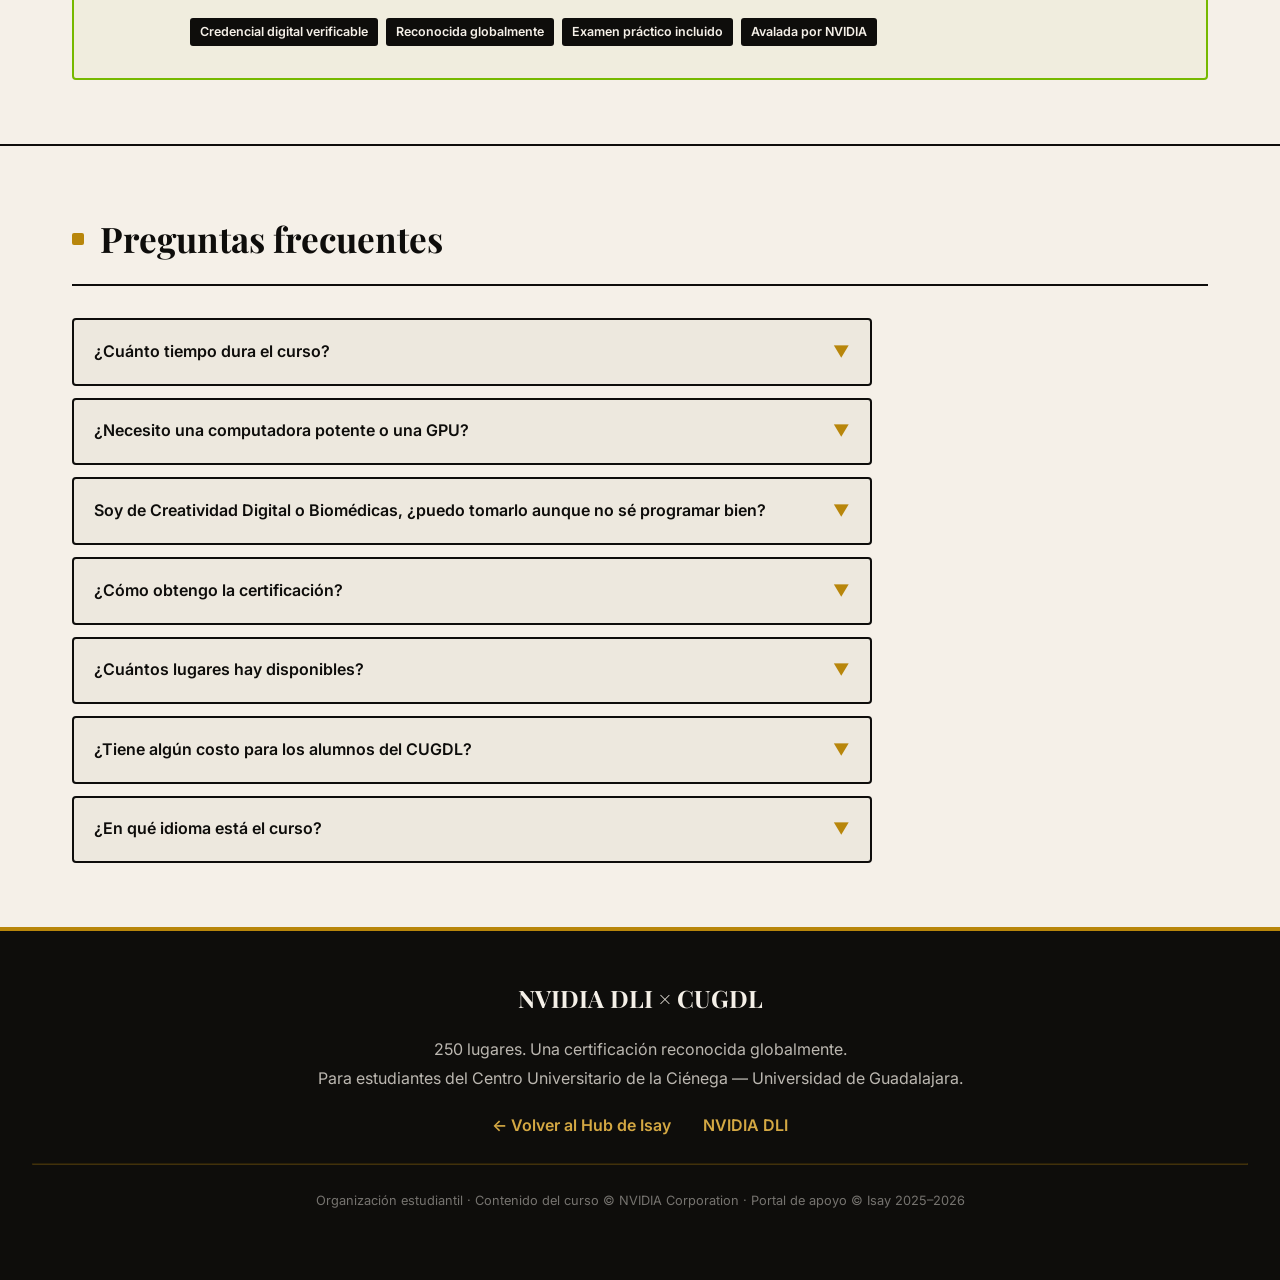
<file: nvidia-dli/index.html>
<!DOCTYPE html>
<html lang="es">
<head>
  <meta charset="UTF-8" />
  <meta name="viewport" content="width=device-width, initial-scale=1.0" />
  <title>Fundamentos del Deep Learning — NVIDIA DLI × CUGDL</title>
  <meta name="description" content="250 lugares disponibles. Certifícate en Deep Learning con NVIDIA sin importar tu carrera. Sin experiencia previa en IA requerida." />
  <link rel="preconnect" href="https://fonts.googleapis.com" />
  <link href="https://fonts.googleapis.com/css2?family=Playfair+Display:ital,wght@0,700;0,800;0,900;1,700&family=Inter:wght@300;400;500;600;700;800&family=JetBrains+Mono:wght@400;600&display=swap" rel="stylesheet" />
  <link rel="stylesheet" href="https://cdnjs.cloudflare.com/ajax/libs/font-awesome/6.5.0/css/all.min.css" />
  <link rel="stylesheet" href="../isay-shared.css" />
  <style>
    /* ── Colores específicos de esta página ── */
    :root {
      --nvidia: #76b900;
    }

    /* ── NAV ── */
    nav {
      position: fixed; top: 0; width: 100%; z-index: 100;
      background: var(--paper); border-bottom: 2px solid var(--ink);
      padding: 0 2rem; display: flex; align-items: center;
      justify-content: space-between; height: 60px;
      box-shadow: 0 2px 4px rgba(14,13,11,.08);
    }
    main { margin-top: 56px; }

    /* ── MASTHEAD ── */
    .masthead {
      background: var(--ink);
      padding: 4rem 2rem 3rem;
      text-align: center;
      border-bottom: 4px solid var(--gold);
      position: relative;
      overflow: hidden;
    }
    .masthead::before {
      content: '';
      position: absolute; inset: 0;
      background: repeating-linear-gradient(
        -45deg,
        transparent, transparent 40px,
        rgba(184,134,11,.03) 40px, rgba(184,134,11,.03) 80px
      );
    }
    .masthead-eyebrow {
      font-size: .8rem; letter-spacing: 3px; font-weight: 700;
      color: var(--nvidia); text-transform: uppercase; margin-bottom: .75rem;
    }
    .masthead h1 {
      font-family: 'Playfair Display', serif;
      font-size: clamp(2rem, 5vw, 3.8rem);
      font-weight: 900; color: var(--white);
      line-height: 1.1; margin-bottom: 1rem;
    }
    .masthead h1 em { color: var(--gold-lt); font-style: normal; }
    .masthead-sub {
      color: rgba(245,240,232,.75); font-size: 1.05rem;
      max-width: 600px; margin: 0 auto 2rem;
    }
    .masthead-cta {
      display: inline-block;
      background: var(--nvidia); color: var(--ink);
      font-weight: 800; font-size: 1rem; letter-spacing: .5px;
      padding: 14px 36px; border-radius: 4px; text-decoration: none;
      border: 2px solid var(--nvidia); transition: all .2s;
    }
    .masthead-cta:hover { background: transparent; color: var(--nvidia); }

    /* ── STATS BAR ── */
    .stats-bar {
      display: grid;
      grid-template-columns: repeat(4, 1fr);
      background: var(--paper2);
      border-bottom: 2px solid var(--ink);
    }
    .stat {
      text-align: center;
      padding: 2rem 1rem;
      border-right: 2px solid var(--ink);
    }
    .stat:last-child { border-right: none; }
    .stat-num {
      font-family: 'Playfair Display', serif;
      font-size: 2.4rem; font-weight: 800;
      color: var(--gold); display: block; margin-bottom: .25rem;
    }
    .stat-label {
      font-size: .8rem; font-weight: 700; letter-spacing: .5px;
      text-transform: uppercase; color: var(--muted);
    }

    /* ── SECTIONS ── */
    section {
      padding: 4rem 2rem;
      max-width: 1200px;
      margin: 0 auto;
    }
    .section-divider {
      border: none;
      border-top: 2px solid var(--ink);
      margin: 0;
    }
    .section-head {
      display: flex; align-items: center; gap: 1rem;
      margin-bottom: 2rem; padding-bottom: 1rem;
      border-bottom: 2px solid var(--ink);
    }
    .section-head::before {
      content: ''; width: 12px; height: 12px;
      background: var(--gold); border-radius: 2px; flex-shrink: 0;
    }
    .section-head h2 {
      font-family: 'Playfair Display', serif;
      font-size: clamp(1.6rem, 3vw, 2.2rem); color: var(--ink);
    }
    .section-intro {
      color: var(--muted); font-size: 1rem; line-height: 1.8;
      max-width: 760px; margin-bottom: 2.5rem;
    }

    /* ── HOOK STRIP ── */
    .hook-strip {
      background: var(--paper2);
      border-top: 2px solid var(--ink);
      border-bottom: 2px solid var(--ink);
    }
    .hook-strip-inner {
      max-width: 1200px; margin: 0 auto;
      padding: 3rem 2rem;
      display: grid;
      grid-template-columns: repeat(auto-fit, minmax(220px, 1fr));
      gap: 2rem;
    }
    .hook-item {
      display: flex; flex-direction: column; gap: .5rem;
    }
    .hook-icon { font-size: 1.8rem; }
    .hook-title {
      font-family: 'Playfair Display', serif;
      font-size: 1.1rem; font-weight: 700; color: var(--ink);
    }
    .hook-desc { font-size: .92rem; color: var(--muted); line-height: 1.7; }

    /* ── CARRERA CARDS ── */
    .carreras-grid {
      display: grid;
      grid-template-columns: repeat(auto-fit, minmax(300px, 1fr));
      gap: 1.75rem;
    }
    .carrera-card {
      background: var(--paper2);
      border: 2px solid var(--ink);
      border-radius: 4px;
      overflow: hidden;
      transition: transform .3s, box-shadow .3s;
    }
    .carrera-card:hover {
      transform: translateY(-4px);
      box-shadow: 0 8px 20px rgba(14,13,11,.15);
    }
    .carrera-head {
      padding: 1.25rem 1.5rem;
      border-bottom: 3px solid var(--gold);
      display: flex; align-items: center; gap: .75rem;
    }
    .carrera-icon { font-size: 1.5rem; }
    .carrera-name {
      font-family: 'Playfair Display', serif;
      font-size: 1.15rem; font-weight: 700; color: var(--ink);
    }
    .carrera-body { padding: 1.25rem 1.5rem; }
    .carrera-why {
      font-size: .88rem; font-weight: 700; text-transform: uppercase;
      letter-spacing: .5px; color: var(--gold); margin-bottom: .6rem;
    }
    .carrera-body ul {
      list-style: none; display: flex; flex-direction: column; gap: .5rem;
    }
    .carrera-body li {
      font-size: .93rem; color: var(--muted); line-height: 1.6;
      padding-left: 1.1rem; position: relative;
    }
    .carrera-body li::before {
      content: '→'; position: absolute; left: 0; color: var(--gold); font-weight: 700;
    }

    /* ── COURSE MODULES ── */
    .modules-list {
      display: flex; flex-direction: column; gap: 1rem;
    }
    .module-row {
      display: grid;
      grid-template-columns: 56px 1fr auto;
      align-items: start;
      gap: 1.25rem;
      background: var(--paper2);
      border: 2px solid var(--ink);
      border-radius: 4px;
      padding: 1.25rem 1.5rem;
      transition: box-shadow .2s;
    }
    .module-row:hover { box-shadow: 0 4px 12px rgba(14,13,11,.1); }
    .module-num {
      font-family: 'Playfair Display', serif;
      font-size: 2rem; font-weight: 800; color: var(--gold);
      line-height: 1;
    }
    .module-content {}
    .module-title {
      font-family: 'Playfair Display', serif;
      font-size: 1.1rem; font-weight: 700; color: var(--ink);
      margin-bottom: .35rem;
    }
    .module-desc { font-size: .9rem; color: var(--muted); line-height: 1.7; }
    .module-badge {
      background: var(--nvidia); color: var(--ink);
      font-size: .75rem; font-weight: 700; padding: 4px 10px;
      border-radius: 3px; white-space: nowrap; align-self: start;
    }

    /* ── PREREQS ── */
    .prereqs-box {
      background: var(--paper2);
      border: 2px solid var(--ink);
      border-radius: 4px;
      padding: 2rem;
    }
    .prereqs-title {
      font-family: 'Playfair Display', serif;
      font-size: 1.2rem; font-weight: 700; color: var(--ink);
      margin-bottom: 1.25rem;
    }
    .prereq-grid {
      display: grid;
      grid-template-columns: repeat(auto-fit, minmax(240px, 1fr));
      gap: 1rem;
    }
    .prereq-item {
      display: flex; align-items: flex-start; gap: .75rem;
    }
    .prereq-check {
      width: 22px; height: 22px; min-width: 22px;
      background: var(--nvidia); color: var(--ink);
      border-radius: 50%; display: flex; align-items: center;
      justify-content: center; font-weight: 700; font-size: .8rem;
    }
    .prereq-text { font-size: .93rem; color: var(--muted); line-height: 1.6; }
    .prereq-text strong { color: var(--ink); }
    .nota-box {
      margin-top: 1.5rem;
      border-left: 4px solid var(--gold);
      padding: .85rem 1.25rem;
      background: rgba(184,134,11,.07);
      border-radius: 0 4px 4px 0;
      font-size: .93rem; color: var(--muted); line-height: 1.7;
    }
    .nota-box strong { color: var(--gold); }

    /* ── FECHAS STRIP ── */
    .fechas-strip {
      background: var(--ink);
      border-bottom: 4px solid var(--gold);
    }
    .fechas-inner {
      max-width: 1200px; margin: 0 auto;
      padding: 2.5rem 2rem; text-align: center;
    }
    .fechas-eyebrow {
      font-size: .72rem; letter-spacing: 3px; text-transform: uppercase;
      color: var(--nvidia); font-weight: 700; margin-bottom: 1.5rem;
    }
    .fechas-grid {
      display: flex; align-items: center; justify-content: center;
      gap: 2.5rem; flex-wrap: wrap; margin-bottom: 1.25rem;
    }
    .fecha-item { text-align: center; }
    .fecha-dia {
      display: block;
      font-family: 'Playfair Display', serif; font-size: 1.5rem; font-weight: 800;
      color: var(--white); margin-bottom: .3rem;
    }
    .fecha-hora {
      display: block;
      font-family: 'JetBrains Mono', monospace; font-size: 1.1rem;
      color: var(--gold-lt); font-weight: 600; margin-bottom: .2rem;
    }
    .fecha-chip {
      display: inline-block;
      background: var(--gold); color: var(--ink);
      font-size: .7rem; font-weight: 700; letter-spacing: .5px;
      padding: 3px 10px; border-radius: 3px;
    }
    .fecha-sep {
      font-family: 'Playfair Display', serif; font-size: 2.5rem;
      color: var(--gold); font-weight: 700; opacity: .5;
    }
    .fechas-nota {
      font-size: .8rem; color: rgba(245,240,232,.45); letter-spacing: .3px;
    }

    /* ── OBJETIVOS BOX ── */
    .objetivos-box {
      background: rgba(118,185,0,.06);
      border: 2px solid var(--nvidia);
      border-radius: 4px; padding: 1.5rem 2rem; margin-bottom: 2rem;
    }
    .objetivos-title {
      font-size: .72rem; font-weight: 700; text-transform: uppercase;
      letter-spacing: 2px; color: var(--nvidia); margin-bottom: 1rem;
    }
    .objetivos-list {
      display: grid;
      grid-template-columns: repeat(auto-fit, minmax(220px, 1fr));
      gap: .75rem;
    }
    .objetivo-item {
      display: flex; gap: .6rem; align-items: flex-start;
    }
    .objetivo-check {
      width: 20px; min-width: 20px; height: 20px;
      background: var(--nvidia); color: var(--ink); border-radius: 50%;
      display: flex; align-items: center; justify-content: center;
      font-size: .7rem; font-weight: 800;
    }
    .objetivo-text { font-size: .9rem; color: var(--muted); line-height: 1.5; }

    /* ── CERT INFO ── */
    .cert-box {
      border: 2px solid var(--nvidia);
      border-radius: 4px;
      padding: 2rem;
      display: grid;
      grid-template-columns: auto 1fr;
      gap: 1.5rem;
      align-items: start;
      background: rgba(118,185,0,.04);
    }
    .cert-logo {
      font-size: 3rem; line-height: 1;
    }
    .cert-title {
      font-family: 'Playfair Display', serif;
      font-size: 1.3rem; font-weight: 700; color: var(--ink);
      margin-bottom: .5rem;
    }
    .cert-desc { font-size: .93rem; color: var(--muted); line-height: 1.7; }
    .cert-tags {
      display: flex; flex-wrap: wrap; gap: .5rem; margin-top: 1rem;
    }
    .cert-tag {
      background: var(--ink); color: var(--paper);
      font-size: .78rem; font-weight: 600; padding: 4px 10px;
      border-radius: 3px;
    }

    /* ── FAQ ── */
    .faq-list { max-width: 800px; display: flex; flex-direction: column; gap: .75rem; }
    .faq-item {
      background: var(--paper2); border: 2px solid var(--ink);
      border-radius: 4px; overflow: hidden;
    }
    .faq-q {
      padding: 1.1rem 1.25rem;
      display: flex; justify-content: space-between; align-items: center;
      font-weight: 600; cursor: pointer;
      border-bottom: 2px solid transparent;
      transition: background .2s;
    }
    .faq-q:hover { background: var(--paper3); }
    .faq-item.open .faq-q { border-color: var(--ink); }
    .faq-arrow { color: var(--gold); font-size: 1rem; transition: transform .2s; }
    .faq-item.open .faq-arrow { transform: rotate(180deg); }
    .faq-a {
      max-height: 0; overflow: hidden;
      padding: 0 1.25rem; color: var(--muted);
      font-size: .93rem; line-height: 1.8;
      transition: max-height .3s ease, padding .3s ease;
    }
    .faq-item.open .faq-a { max-height: 400px; padding: 1.1rem 1.25rem; }

    /* ── FOOTER ── */
    footer {
      background: var(--ink); color: var(--paper);
      padding: 3rem 2rem; text-align: center;
      border-top: 4px solid var(--gold); margin-top: 0;
    }
    footer h3 {
      font-family: 'Playfair Display', serif;
      font-size: 1.5rem; margin-bottom: 1rem;
    }
    footer p { color: rgba(245,240,232,.75); margin-bottom: 1.25rem; line-height: 1.8; }
    .footer-links { display: flex; justify-content: center; gap: 2rem; flex-wrap: wrap; margin-bottom: 1.5rem; }
    .footer-links a { color: var(--gold-lt); text-decoration: none; font-weight: 600; transition: color .2s; }
    .footer-links a:hover { color: var(--white); }
    hr.footer-rule { border-color: var(--gold); opacity: .3; margin: 1.5rem 0; }
    .footer-credits { font-size: .8rem; color: rgba(245,240,232,.45); }

    /* ── RESPONSIVE ── */
    @media (max-width: 768px) {
      .stats-bar { grid-template-columns: repeat(2, 1fr); }
      .stat { border-bottom: 2px solid var(--ink); }
      .stat:nth-child(odd) { border-right: 2px solid var(--ink); }
      .stat:nth-child(even) { border-right: none; }
      .stat:nth-last-child(-n+2) { border-bottom: none; }
      .nav-links { display: none; }
      .module-row { grid-template-columns: 44px 1fr; }
      .module-badge { display: none; }
      .cert-box { grid-template-columns: 1fr; }
    }
    @media (max-width: 480px) {
      section { padding: 2.5rem 1rem; }
      .masthead { padding: 3rem 1rem 2.5rem; }
      .stats-bar { grid-template-columns: 1fr 1fr; }
    }
  
  </style>
</head>
<body>

<div class="nav-wrap">
  <div class="nav-inner">
    <a href="../index.html" class="nav-brand">Isay<span>.</span></a>
    <div class="nav-right">
      <span class="nav-chip" style="background: var(--nvidia); color: var(--ink);">NVIDIA DLI</span>
      <div class="nav-socials">
        <a href="https://www.instagram.com/miguel_isay/" target="_blank" title="Instagram"><i class="fab fa-instagram"></i></a>
        <a href="https://x.com/miguel_isay" target="_blank" title="X"><i class="fab fa-x-twitter"></i></a>
        <a href="https://www.linkedin.com/in/miguel-morales7" target="_blank" title="LinkedIn"><i class="fab fa-linkedin-in"></i></a>
        <a href="https://github.com/I-say" target="_blank" title="GitHub"><i class="fab fa-github"></i></a>
      </div>
      <a href="../index.html" class="nav-back"><i class="fas fa-arrow-left"></i> Inicio</a>
    </div>
  </div>
</div>

  <main>

    <!-- MASTHEAD -->
    <div class="masthead">
      <p class="masthead-eyebrow">NVIDIA Deep Learning Institute · CUGDL</p>
      <h1>Fundamentos del<br><em>Deep Learning</em></h1>
      <p class="masthead-sub">
        250 lugares disponibles para estudiantes del CUGDL.
        Aprende las bases de la inteligencia artificial con los mismos materiales que usa la industria,
        y obtén una certificación oficial de NVIDIA.
      </p>
      <a href="#por-que" class="masthead-cta">¿Por qué me interesa esto?</a>
    </div>

    <!-- STATS BAR -->
    <div class="stats-bar">
      <div class="stat">
        <span class="stat-num">250</span>
        <span class="stat-label">Lugares disponibles</span>
      </div>
      <div class="stat">
        <span class="stat-num">8 h</span>
        <span class="stat-label">Duración del curso</span>
      </div>
      <div class="stat">
        <span class="stat-num">5</span>
        <span class="stat-label">Carreras del CUGDL</span>
      </div>
      <div class="stat">
        <span class="stat-num">1</span>
        <span class="stat-label">Certificación NVIDIA</span>
      </div>
    </div>

    <!-- FECHAS -->
    <div class="fechas-strip">
      <div class="fechas-inner">
        <p class="fechas-eyebrow">📅 Fechas del taller — edición 2026</p>
        <div class="fechas-grid">
          <div class="fecha-item">
            <span class="fecha-dia">Martes 21 de abril</span>
            <span class="fecha-hora">9:00 am — 1:00 pm</span>
            <span class="fecha-chip">Sesión 1 · 4 horas</span>
          </div>
          <div class="fecha-sep">+</div>
          <div class="fecha-item">
            <span class="fecha-dia">Jueves 23 de abril</span>
            <span class="fecha-hora">9:00 am — 1:00 pm</span>
            <span class="fecha-chip">Sesión 2 · 4 horas</span>
          </div>
        </div>
        <p class="fechas-nota">CUGDL · Universidad de Guadalajara · 8 horas en total · Certificación NVIDIA incluida</p>
      </div>
    </div>

    <!-- HOOK STRIP -->
    <div class="hook-strip">
      <div class="hook-strip-inner">
        <div class="hook-item">
          <span class="hook-icon">🎓</span>
          <div class="hook-title">Sin experiencia previa en IA</div>
          <p class="hook-desc">El único requisito técnico es saber Python básico. El curso está diseñado para llevarte de cero a certificado.</p>
        </div>
        <div class="hook-item">
          <span class="hook-icon">💻</span>
          <div class="hook-title">Solo necesitas una cuenta de Google</div>
          <p class="hook-desc">Todo el contenido corre en Google Colab con GPU gratuita. No necesitas instalar nada ni tener hardware especial.</p>
        </div>
        <div class="hook-item">
          <span class="hook-icon">🏅</span>
          <div class="hook-title">Certificación reconocida globalmente</div>
          <p class="hook-desc">Al completar el curso obtienes una credencial oficial de NVIDIA. La misma que buscan empresas tecnológicas en todo el mundo.</p>
        </div>
        <div class="hook-item">
          <span class="hook-icon">📦</span>
          <div class="hook-title">Materiales de apoyo incluidos</div>
          <p class="hook-desc">Este portal incluye notebooks y guías de regularización para que llegues preparado, sin importar tu carrera.</p>
        </div>
      </div>
    </div>

    <hr class="section-divider" />

    <!-- POR QUÉ — 5 CARRERAS -->
    <section id="por-que">
      <div class="section-head">
        <h2>¿Por qué importa esto según tu carrera?</h2>
      </div>
      <p class="section-intro">
        El Deep Learning no es solo para quienes estudian IA. Hoy ya está cambiando cómo se trabaja en finanzas, ciberseguridad, salud y diseño. Aquí te explicamos por qué tú, sin importar tu carrera, deberías ocupar uno de los 250 lugares disponibles.
      </p>
      <div class="carreras-grid">

        <div class="carrera-card">
          <div class="carrera-head">
            <span class="carrera-icon">🧠</span>
            <span class="carrera-name">IA y Ciencia de Datos</span>
          </div>
          <div class="carrera-body">
            <p class="carrera-why">Razones clave</p>
            <ul>
              <li>El Deep Learning es el núcleo de tu carrera: redes neuronales, CNNs y modelos de secuencias son herramientas de uso diario en la industria.</li>
              <li>Este curso te da la base práctica que los libros de texto no siempre explican con claridad: código real, datos reales, resultados reales.</li>
              <li>Una certificación NVIDIA en tu perfil te diferencia desde los primeros semestres frente a otros estudiantes y egresados.</li>
            </ul>
          </div>
        </div>

        <div class="carrera-card">
          <div class="carrera-head">
            <span class="carrera-icon">📊</span>
            <span class="carrera-name">Inteligencia Financiera y de Negocios</span>
          </div>
          <div class="carrera-body">
            <p class="carrera-why">Razones clave</p>
            <ul>
              <li>Los modelos de Deep Learning se usan para detección de fraude, scoring crediticio y predicción de comportamiento de clientes en bancos y fintechs.</li>
              <li>Entender cómo funciona la IA que usarás —o que ya usan tus futuros empleadores— te pone un paso adelante en cualquier área de negocio.</li>
              <li>Las habilidades en IA son cada vez más valoradas en roles de análisis financiero, consultoría y toma de decisiones basadas en datos.</li>
            </ul>
          </div>
        </div>

        <div class="carrera-card">
          <div class="carrera-head">
            <span class="carrera-icon">🔐</span>
            <span class="carrera-name">Ciberseguridad</span>
          </div>
          <div class="carrera-body">
            <p class="carrera-why">Razones clave</p>
            <ul>
              <li>La detección de malware, análisis de tráfico anómalo y respuesta a incidentes ya se apoyan en modelos de aprendizaje profundo en la industria.</li>
              <li>Los ataques más sofisticados del presente usan IA: entender cómo funciona es indispensable para defenderse de ella.</li>
              <li>Dominar Deep Learning te abre la puerta a roles de alto valor en ciberseguridad ofensiva, forense y threat intelligence.</li>
            </ul>
          </div>
        </div>

        <div class="carrera-card">
          <div class="carrera-head">
            <span class="carrera-icon">🧬</span>
            <span class="carrera-name">Tecnologías Biomédicas</span>
          </div>
          <div class="carrera-body">
            <p class="carrera-why">Razones clave</p>
            <ul>
              <li>El análisis de imágenes médicas (rayos X, resonancias, histología) es hoy uno de los usos más impactantes del Deep Learning en la práctica clínica.</li>
              <li>La predicción de enfermedades, el diseño asistido de fármacos y el diagnóstico automatizado ya son realidad en hospitales y laboratorios.</li>
              <li>La combinación de conocimiento biomédico + IA es uno de los perfiles más escasos y mejor pagados del mercado global actual.</li>
            </ul>
          </div>
        </div>

        <div class="carrera-card">
          <div class="carrera-head">
            <span class="carrera-icon">🎨</span>
            <span class="carrera-name">Creatividad Digital</span>
          </div>
          <div class="carrera-body">
            <p class="carrera-why">Razones clave</p>
            <ul>
              <li>Las herramientas generativas que están redefiniendo el diseño, la música, el video y la ilustración están construidas sobre redes neuronales profundas.</li>
              <li>Entender cómo funcionan DALL·E, Stable Diffusion o Sora te permite usarlas con criterio, personalizarlas y crear con ellas en lugar de solo consumirlas.</li>
              <li>El creativo que entiende la IA tiene ventaja sobre quienes la usan como caja negra: sabe qué pedir, cómo guiarla y cuándo confiar en el resultado.</li>
            </ul>
          </div>
        </div>

      </div>
    </section>

    <hr class="section-divider" />

    <!-- CONTENIDO DEL CURSO -->
    <section id="contenido">
      <div class="section-head">
        <h2>¿Qué cubre el curso?</h2>
      </div>
      <p class="section-intro">
        El curso oficial de NVIDIA <em>Fundamentals of Deep Learning</em> cubre los temas esenciales para entender, entrenar y evaluar redes neuronales desde cero. Todo con código que puedes ejecutar tú mismo en Google Colab.
      </p>

      <!-- OBJETIVOS SEGÚN NVIDIA -->
      <div class="objetivos-box">
        <p class="objetivos-title">✔ Objetivos de aprendizaje según NVIDIA</p>
        <div class="objetivos-list">
          <div class="objetivo-item">
            <div class="objetivo-check">✓</div>
            <p class="objetivo-text">Entrenar redes neuronales profundas con técnicas de optimización modernas</p>
          </div>
          <div class="objetivo-item">
            <div class="objetivo-check">✓</div>
            <p class="objetivo-text">Aplicar redes neuronales convolucionales (CNN) a tareas de visión computacional</p>
          </div>
          <div class="objetivo-item">
            <div class="objetivo-check">✓</div>
            <p class="objetivo-text">Usar modelos preentrenados con transfer learning para resolver nuevos problemas</p>
          </div>
          <div class="objetivo-item">
            <div class="objetivo-check">✓</div>
            <p class="objetivo-text">Construir redes neuronales recurrentes (RNN) para datos secuenciales</p>
          </div>
          <div class="objetivo-item">
            <div class="objetivo-check">✓</div>
            <p class="objetivo-text">Generar predicciones a partir de texto con modelos de secuencia</p>
          </div>
          <div class="objetivo-item">
            <div class="objetivo-check">✓</div>
            <p class="objetivo-text">Obtener la certificación oficial NVIDIA DLI al superar el proyecto final</p>
          </div>
        </div>
      </div>

      <div class="modules-list">

        <div class="module-row">
          <div class="module-num">01</div>
          <div class="module-content">
            <div class="module-title">La mecánica del Deep Learning</div>
            <p class="module-desc">Aprende cómo funcionan las redes neuronales: capas, pesos, funciones de activación y el proceso de entrenamiento con backpropagation. Entrenas tu primer modelo desde cero.</p>
          </div>
          <span class="module-badge">NVIDIA DLI</span>
        </div>

        <div class="module-row">
          <div class="module-num">02</div>
          <div class="module-content">
            <div class="module-title">Visión por computadora con CNNs</div>
            <p class="module-desc">Exploras las redes neuronales convolucionales (CNNs), la arquitectura que permite a los modelos "ver" imágenes. Construyes un clasificador de imágenes funcional.</p>
          </div>
          <span class="module-badge">NVIDIA DLI</span>
        </div>

        <div class="module-row">
          <div class="module-num">03</div>
          <div class="module-content">
            <div class="module-title">Modelos preentrenados y Transfer Learning</div>
            <p class="module-desc">En lugar de entrenar desde cero, aprendes a usar modelos ya existentes y adaptarlos a nuevos problemas con muy pocos datos. Un método estándar en la industria.</p>
          </div>
          <span class="module-badge">NVIDIA DLI</span>
        </div>

        <div class="module-row">
          <div class="module-num">04</div>
          <div class="module-content">
            <div class="module-title">Datos de secuencia</div>
            <p class="module-desc">Descubres cómo los modelos procesan información que ocurre en el tiempo: texto, señales, series temporales. Aquí está la base de los modelos de lenguaje modernos.</p>
          </div>
          <span class="module-badge">NVIDIA DLI</span>
        </div>

        <div class="module-row">
          <div class="module-num">05</div>
          <div class="module-content">
            <div class="module-title">Evaluación del modelo y preparación para la certificación</div>
            <p class="module-desc">Aprendes a medir qué tan bien funciona un modelo, a evitar el overfitting y a prepararte para el examen de certificación oficial de NVIDIA. Aplicas todo lo aprendido en un proyecto final.</p>
          </div>
          <span class="module-badge">NVIDIA DLI</span>
        </div>

      </div>
    </section>

    <hr class="section-divider" />

    <!-- REQUISITOS -->
    <section id="requisitos">
      <div class="section-head">
        <h2>¿Qué necesitas saber antes de empezar?</h2>
      </div>
      <div class="prereqs-box">
        <p class="prereqs-title">Requisitos del curso según NVIDIA</p>
        <div class="prereq-grid">
          <div class="prereq-item">
            <div class="prereq-check">✓</div>
            <p class="prereq-text"><strong>Python básico</strong> — variables, listas, funciones y ciclos. No necesitas ser experto; solo familiaridad con el lenguaje.</p>
          </div>
          <div class="prereq-item">
            <div class="prereq-check">✓</div>
            <p class="prereq-text"><strong>Conceptos básicos de programación</strong> — entender qué es una función, un ciclo y una condición es suficiente para empezar.</p>
          </div>
        </div>
        <div class="nota-box">
          <strong>Nota importante:</strong> No se requiere experiencia previa en Inteligencia Artificial, Machine Learning ni hardware de NVIDIA. Si necesitas reforzar algo antes del curso, este portal tiene los materiales de regularización que necesitas.
        </div>
      </div>
    </section>

    <hr class="section-divider" />

    <!-- CERTIFICACIÓN -->
    <section id="certificacion">
      <div class="section-head">
        <h2>La certificación que obtienes</h2>
      </div>
      <div class="cert-box">
        <div class="cert-logo">🏅</div>
        <div>
          <div class="cert-title">NVIDIA DLI Certificate — Fundamentals of Deep Learning</div>
          <p class="cert-desc">
            Al completar el curso y aprobar el examen final práctico, NVIDIA te otorga una credencial digital verificable reconocida en la industria tecnológica a nivel mundial. Es la misma certificación que obtienen profesionales en empresas como Google, Microsoft y startups de IA en todo el mundo.
          </p>
          <div class="cert-tags">
            <span class="cert-tag">Credencial digital verificable</span>
            <span class="cert-tag">Reconocida globalmente</span>
            <span class="cert-tag">Examen práctico incluido</span>
            <span class="cert-tag">Avalada por NVIDIA</span>
          </div>
        </div>
      </div>
    </section>

    <hr class="section-divider" />

    <!-- FAQ -->
    <section id="faq">
      <div class="section-head">
        <h2>Preguntas frecuentes</h2>
      </div>
      <div class="faq-list">

        <div class="faq-item">
          <div class="faq-q">
            <span>¿Cuánto tiempo dura el curso?</span>
            <span class="faq-arrow">▼</span>
          </div>
          <div class="faq-a">El curso tiene una duración aproximada de 8 horas de contenido interactivo. Puedes avanzar a tu propio ritmo y pausar cuando necesites.</div>
        </div>

        <div class="faq-item">
          <div class="faq-q">
            <span>¿Necesito una computadora potente o una GPU?</span>
            <span class="faq-arrow">▼</span>
          </div>
          <div class="faq-a">No. Todo el curso funciona en Google Colab, que es una plataforma gratuita en la nube de Google. Solo necesitas una cuenta de Gmail y conexión a internet. No se requiere ningún hardware especial.</div>
        </div>

        <div class="faq-item">
          <div class="faq-q">
            <span>Soy de Creatividad Digital o Biomédicas, ¿puedo tomarlo aunque no sé programar bien?</span>
            <span class="faq-arrow">▼</span>
          </div>
          <div class="faq-a">Sí. El único requisito técnico es tener conocimientos básicos de Python. Este portal incluye materiales de regularización pensados exactamente para esto: ayudarte a llegar preparado sin importar tu carrera. No te vas a quedar atrás.</div>
        </div>

        <div class="faq-item">
          <div class="faq-q">
            <span>¿Cómo obtengo la certificación?</span>
            <span class="faq-arrow">▼</span>
          </div>
          <div class="faq-a">Al finalizar el contenido del curso, hay un examen práctico. Si lo apruebas, NVIDIA emite directamente tu certificado digital. El examen se realiza dentro de la misma plataforma del curso.</div>
        </div>

        <div class="faq-item">
          <div class="faq-q">
            <span>¿Cuántos lugares hay disponibles?</span>
            <span class="faq-arrow">▼</span>
          </div>
          <div class="faq-a">Hay 250 lugares en total, distribuidos entre las 5 carreras del CUGDL. Una vez que los 250 estén ocupados, no habrá más acceso en esta edición.</div>
        </div>

        <div class="faq-item">
          <div class="faq-q">
            <span>¿Tiene algún costo para los alumnos del CUGDL?</span>
            <span class="faq-arrow">▼</span>
          </div>
          <div class="faq-a">El acceso al curso y la certificación son parte de este programa especial para el CUGDL. Consulta con los organizadores los detalles de inscripción.</div>
        </div>

        <div class="faq-item">
          <div class="faq-q">
            <span>¿En qué idioma está el curso?</span>
            <span class="faq-arrow">▼</span>
          </div>
          <div class="faq-a">El contenido oficial de NVIDIA está en inglés, pero los materiales de apoyo de este portal —notebooks y guías— están en español para facilitar la comprensión.</div>
        </div>

      </div>
    </section>

  </main>

  <!-- FOOTER -->
  <footer>
    <h3>NVIDIA DLI × CUGDL</h3>
    <p>250 lugares. Una certificación reconocida globalmente.<br>Para estudiantes del Centro Universitario de la Ciénega — Universidad de Guadalajara.</p>
    <div class="footer-links">
      <a href="../">← Volver al Hub de Isay</a>
      <a href="https://www.nvidia.com/en-us/training/" target="_blank" rel="noopener">NVIDIA DLI</a>
    </div>
    <hr class="footer-rule" />
    <p class="footer-credits">Organización estudiantil · Contenido del curso © NVIDIA Corporation · Portal de apoyo © Isay 2025–2026</p>
  </footer>

  <script>
    // FAQ toggle
    document.querySelectorAll('.faq-q').forEach(btn => {
      btn.addEventListener('click', () => {
        const item = btn.closest('.faq-item');
        const isOpen = item.classList.contains('open');
        document.querySelectorAll('.faq-item.open').forEach(i => i.classList.remove('open'));
        if (!isOpen) item.classList.add('open');
      });
    });
    // Smooth scroll
    document.querySelectorAll('a[href^="#"]').forEach(a => {
      a.addEventListener('click', e => {
        const target = document.querySelector(a.getAttribute('href'));
        if (target) { e.preventDefault(); target.scrollIntoView({ behavior: 'smooth', block: 'start' }); }
      });
    });
  </script>
<script>
  /* ── mobile nav toggle ── */
  const navToggle = document.getElementById('nav-toggle');
  if (navToggle) {
    navToggle.addEventListener('click', () => {
      document.getElementById('nav-menu').classList.toggle('open');
    });
    document.querySelectorAll('#nav-menu a').forEach(a => a.addEventListener('click', () => {
      document.getElementById('nav-menu').classList.remove('open');
    }));
  }
</script>
</body>
</html>
</file>
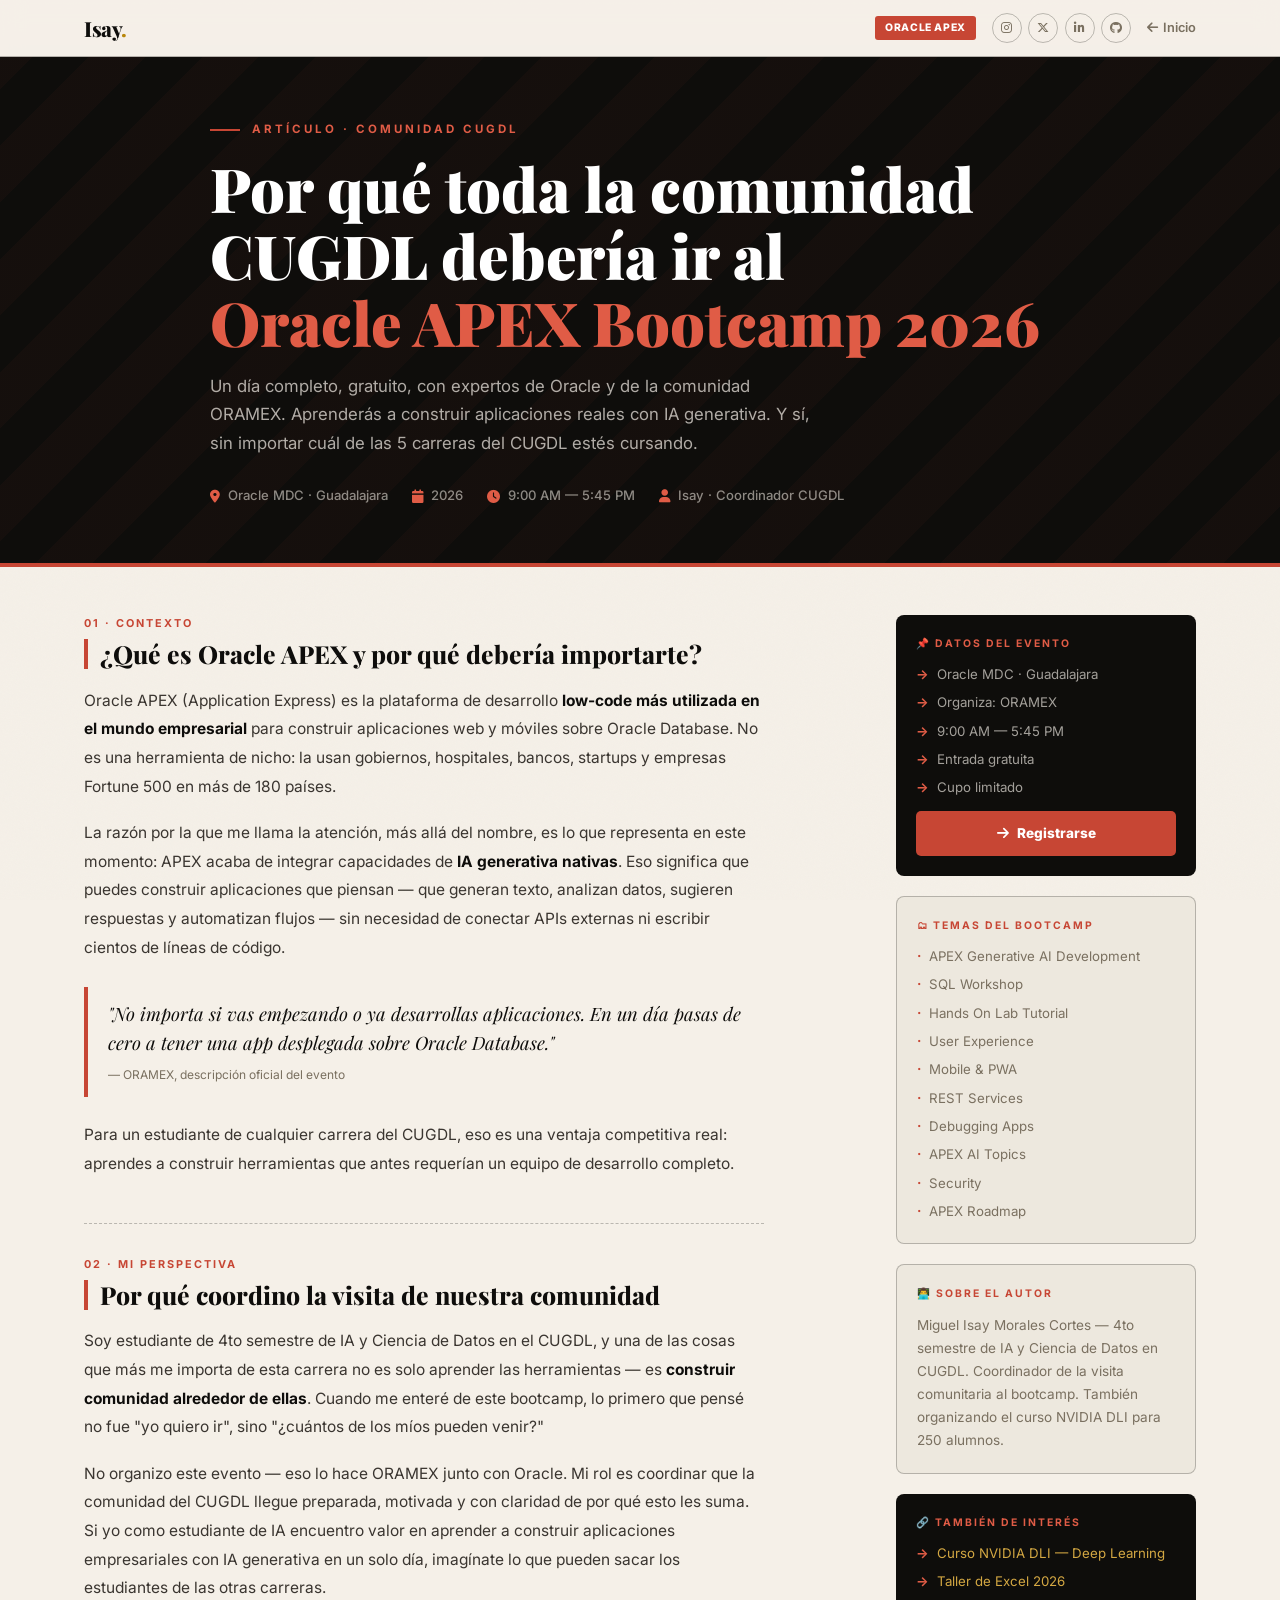
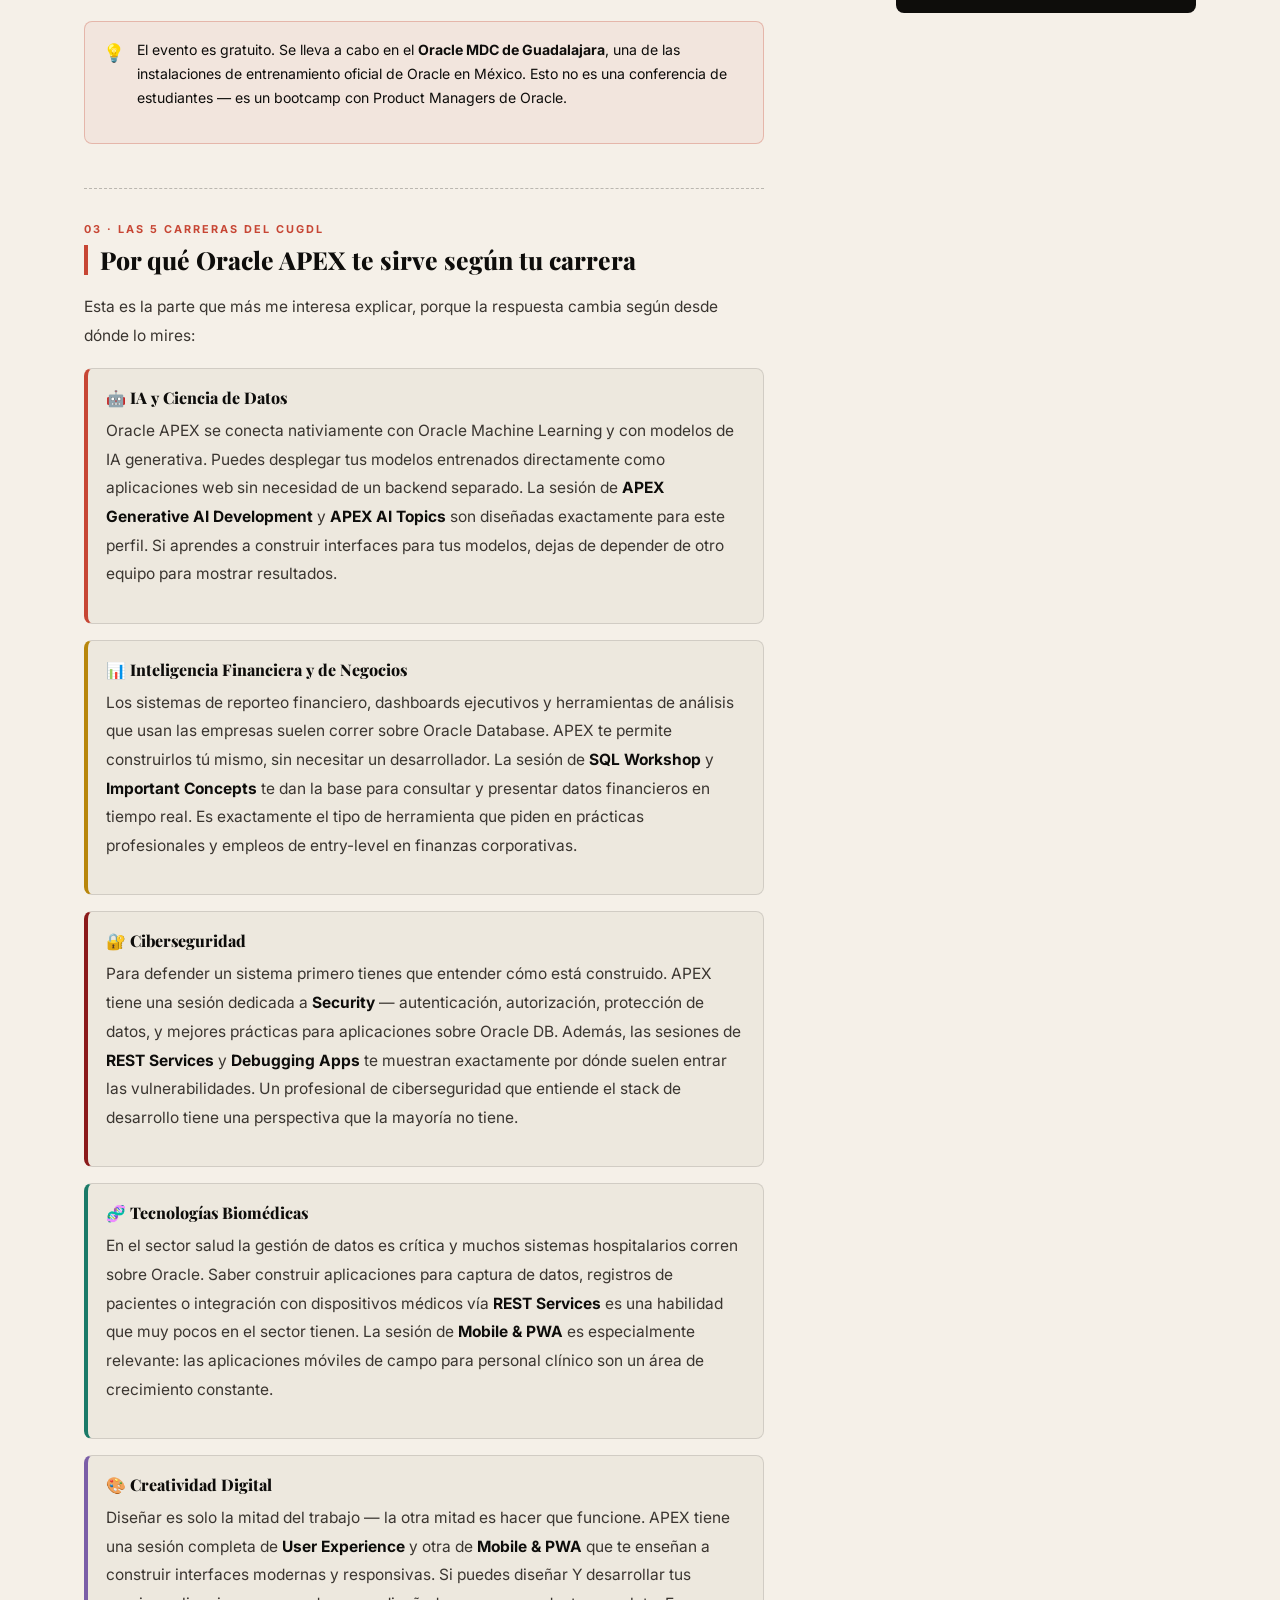
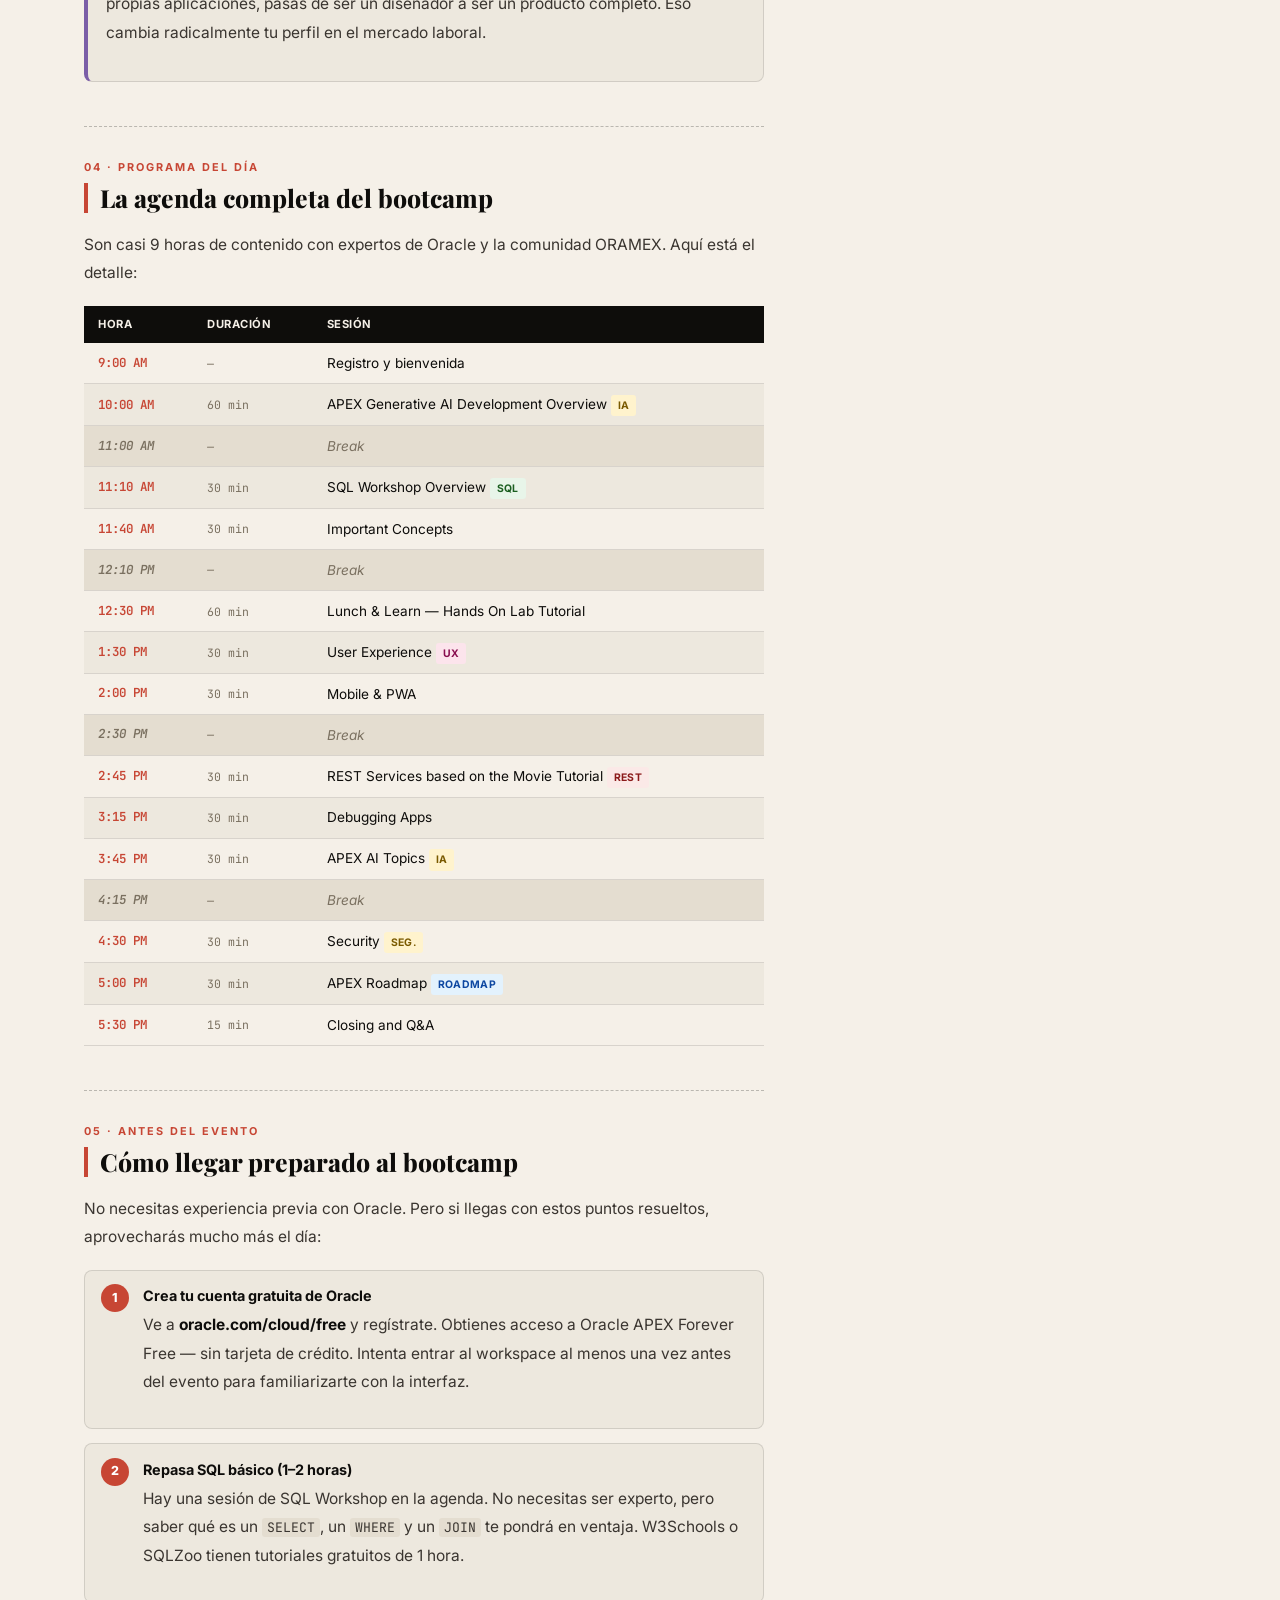
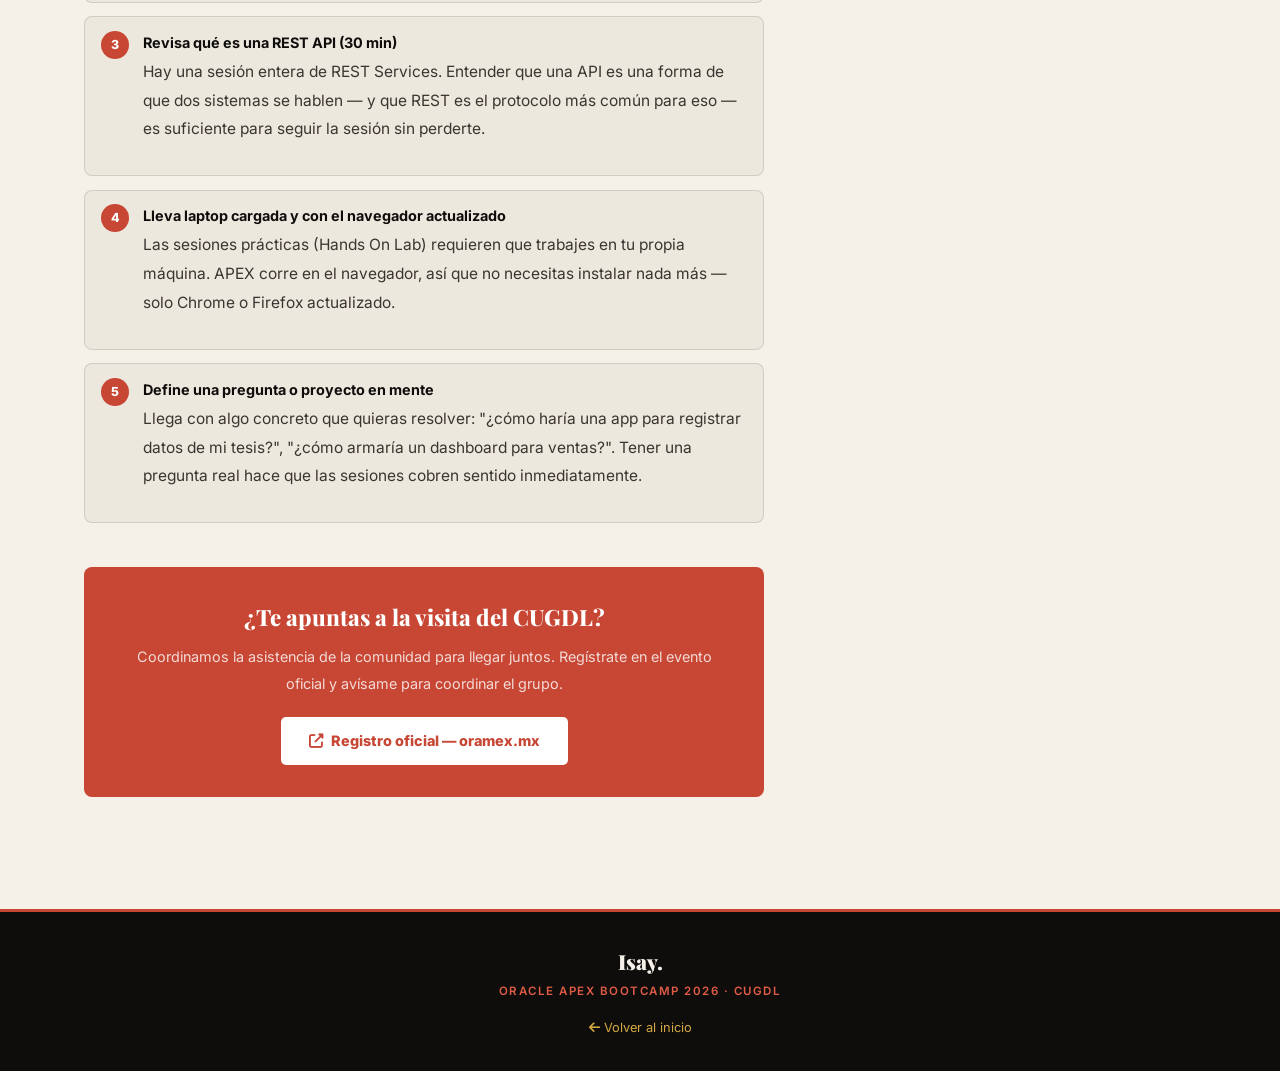
<file: oracle-apex/index.html>
<!DOCTYPE html>
<html lang="es">
<head>
  <meta charset="UTF-8"/>
  <meta name="viewport" content="width=device-width, initial-scale=1.0"/>
  <title>Oracle APEX Bootcamp 2026 GDL — Isay</title>
  <meta name="description" content="Por qué la comunidad CUGDL debería ir al Oracle APEX Bootcamp 2026 en Guadalajara. Un artículo de Isay — estudiante de IA y coordinador de comunidad."/>
  <link rel="preconnect" href="https://fonts.googleapis.com"/>
  <link href="https://fonts.googleapis.com/css2?family=Playfair+Display:ital,wght@0,700;0,800;0,900;1,700;1,800&family=Inter:wght@300;400;500;600;700&family=JetBrains+Mono:wght@400;600&display=swap" rel="stylesheet"/>
  <link rel="stylesheet" href="https://cdnjs.cloudflare.com/ajax/libs/font-awesome/6.5.0/css/all.min.css"/>
  <link rel="stylesheet" href="../isay-shared.css"/>
  <style>
    /* ── Colores específicos Oracle APEX ── */
    :root {
      --oracle:    #c74634;
      --oracle-lt: #e05c46;
    }

    main { margin-top: 56px; }

    /* ── HERO DARK ── */
    .hero {
      background: var(--ink);
      border-bottom: 4px solid var(--oracle);
      padding: 4rem 2rem 3.5rem;
      position: relative; overflow: hidden;
    }
    .hero::before {
      content: '';
      position: absolute; inset: 0;
      background: repeating-linear-gradient(
        -45deg, transparent, transparent 40px,
        rgba(199,70,52,.04) 40px, rgba(199,70,52,.04) 80px
      );
    }
    .hero-inner { max-width: 860px; margin: 0 auto; }
    .hero-eyebrow {
      font-size: .72rem; letter-spacing: 3px; text-transform: uppercase;
      color: var(--oracle-lt); font-weight: 700; margin-bottom: 1rem;
      display: flex; align-items: center; gap: .75rem;
    }
    .hero-eyebrow::before {
      content: ''; width: 30px; height: 2px; background: var(--oracle);
    }
    .hero h1 {
      font-family: 'Playfair Display', serif;
      font-size: clamp(2rem, 5vw, 3.8rem);
      font-weight: 900; color: #fff; line-height: 1.1;
      margin-bottom: 1rem;
    }
    .hero h1 em { color: var(--oracle-lt); font-style: normal; }
    .hero-sub {
      font-size: 1.05rem; color: rgba(245,240,232,.7);
      max-width: 620px; line-height: 1.7; margin-bottom: 1.75rem;
    }
    .hero-meta {
      display: flex; flex-wrap: wrap; gap: 1.5rem;
    }
    .hero-meta-item {
      display: flex; align-items: center; gap: .5rem;
      font-size: .82rem; color: rgba(245,240,232,.55); font-weight: 500;
    }
    .hero-meta-item i { color: var(--oracle-lt); }

    /* ── ARTICLE LAYOUT ── */
    .article-wrap {
      max-width: 1160px; margin: 0 auto;
      padding: 3rem 1.5rem;
      display: grid;
      grid-template-columns: 1fr 300px;
      gap: 3rem;
      align-items: start;
    }
    @media (max-width: 860px) {
      .article-wrap { grid-template-columns: 1fr; }
    }

    /* ── PROSE ── */
    .prose { max-width: 680px; }
    .prose p {
      font-size: .97rem; color: #3a3530; line-height: 1.85;
      margin-bottom: 1.1rem;
    }
    .prose strong { color: var(--ink); font-weight: 700; }
    .prose em { font-style: italic; color: var(--muted); }

    .section-label {
      font-size: .68rem; font-weight: 700; letter-spacing: 2px;
      text-transform: uppercase; color: var(--oracle); margin-bottom: .4rem;
    }
    .section-title {
      font-family: 'Playfair Display', serif;
      font-size: 1.55rem; font-weight: 800; color: var(--ink);
      border-left: 4px solid var(--oracle);
      padding-left: .75rem; margin-bottom: 1.1rem; line-height: 1.2;
    }
    .section-block { margin-bottom: 2.75rem; }

    .divider {
      border: none; border-top: 1px dashed var(--border-strong);
      margin: 2rem 0;
    }

    /* ── CAREER CARDS ── */
    .career-grid {
      display: flex; flex-direction: column; gap: 1rem;
      margin-bottom: 1.5rem;
    }
    .career-card {
      background: var(--paper2);
      border: 1px solid var(--border);
      border-left: 4px solid var(--oracle);
      border-radius: var(--r);
      padding: 1rem 1.1rem;
    }
    .career-card:nth-child(2) { border-left-color: var(--gold); }
    .career-card:nth-child(3) { border-left-color: var(--red); }
    .career-card:nth-child(4) { border-left-color: var(--teal); }
    .career-card:nth-child(5) { border-left-color: #7b5ea7; }
    .career-name {
      font-family: 'Playfair Display', serif;
      font-size: 1rem; font-weight: 800; color: var(--ink); margin-bottom: .35rem;
    }
    .career-desc { font-size: .875rem; color: var(--muted); line-height: 1.65; }

    /* ── AGENDA TABLE ── */
    .agenda-table {
      width: 100%; border-collapse: collapse; margin-bottom: 1.5rem;
      font-size: .85rem;
    }
    .agenda-table th {
      background: var(--ink); color: var(--paper);
      padding: .6rem .9rem; text-align: left;
      font-size: .7rem; font-weight: 700; letter-spacing: .5px; text-transform: uppercase;
    }
    .agenda-table td {
      padding: .55rem .9rem;
      border-bottom: 1px solid var(--border);
      vertical-align: middle;
    }
    .agenda-table tr:nth-child(even) td { background: var(--paper2); }
    .agenda-table tr.break td { background: var(--paper3); color: var(--muted); font-style: italic; }
    .agenda-badge {
      display: inline-block;
      font-size: .65rem; font-weight: 700; padding: 2px 7px; border-radius: 3px;
      letter-spacing: .3px; text-transform: uppercase;
    }
    .badge-ai   { background: #fff3cd; color: #7a5a00; }
    .badge-sql  { background: #e8f5e9; color: #1b5e20; }
    .badge-ux   { background: #fce4ec; color: #880e4f; }
    .badge-rest { background: #fbe9e7; color: #8b1a1a; }
    .badge-sec  { background: #fff3cd; color: #7a5a00; }
    .badge-road { background: #e3f2fd; color: #0d47a1; }
    .agenda-time {
      font-family: 'JetBrains Mono', monospace;
      font-size: .78rem; font-weight: 600; color: var(--oracle); white-space: nowrap;
    }
    .agenda-dur {
      font-family: 'JetBrains Mono', monospace;
      font-size: .72rem; color: var(--muted); white-space: nowrap;
    }

    /* ── PREP LIST ── */
    .prep-list {
      display: flex; flex-direction: column; gap: .85rem;
      margin-bottom: 1.5rem;
    }
    .prep-item {
      display: flex; gap: .85rem; align-items: flex-start;
      background: var(--paper2); border: 1px solid var(--border);
      border-radius: var(--r); padding: .85rem 1rem;
    }
    .prep-num {
      width: 28px; min-width: 28px; height: 28px;
      background: var(--oracle); color: #fff;
      border-radius: 50%; display: flex; align-items: center; justify-content: center;
      font-size: .78rem; font-weight: 800; flex-shrink: 0;
    }
    .prep-body {}
    .prep-title { font-size: .9rem; font-weight: 700; color: var(--ink); margin-bottom: .2rem; }
    .prep-desc  { font-size: .83rem; color: var(--muted); line-height: 1.6; }

    /* ── INFO / QUOTE BOXES ── */
    .info-box {
      display: flex; gap: .75rem;
      background: rgba(199,70,52,.06); border: 1px solid rgba(199,70,52,.3);
      border-radius: var(--r); padding: 1rem 1.1rem; margin-bottom: 1.1rem;
    }
    .info-box p { font-size: .88rem; color: var(--ink); line-height: 1.7; }
    .pullquote {
      border-left: 4px solid var(--oracle);
      padding: .75rem 1.25rem; margin: 1.5rem 0;
    }
    .pullquote p {
      font-family: 'Playfair Display', serif;
      font-size: 1.15rem; font-style: italic; color: var(--ink);
      line-height: 1.6; margin: 0;
    }
    .pullquote cite {
      display: block; font-size: .75rem; color: var(--muted);
      font-style: normal; margin-top: .5rem; font-family: 'Inter', sans-serif;
    }

    /* ── CTA BLOCK ── */
    .cta-block {
      background: var(--oracle); color: #fff;
      border-radius: var(--r); padding: 2rem;
      text-align: center; margin-top: 2rem;
    }
    .cta-block h3 {
      font-family: 'Playfair Display', serif;
      font-size: 1.4rem; font-weight: 800; margin-bottom: .5rem;
    }
    .cta-block p { font-size: .9rem; color: rgba(255,255,255,.8); margin-bottom: 1.25rem; }
    .cta-btn {
      display: inline-flex; align-items: center; gap: 8px;
      background: #fff; color: var(--oracle);
      font-weight: 800; font-size: .9rem; padding: .75rem 1.75rem;
      border-radius: 5px; text-decoration: none; transition: opacity .2s;
    }
    .cta-btn:hover { opacity: .9; }

    /* ── SIDEBAR ── */
    .sidebar-card {
      background: var(--ink); color: var(--paper);
      border-radius: var(--r); padding: 1.25rem; margin-bottom: 1.25rem;
    }
    .sidebar-card .card-label {
      font-size: .65rem; font-weight: 700; letter-spacing: 2px;
      text-transform: uppercase; color: var(--oracle-lt); margin-bottom: .75rem;
    }
    .sidebar-card p  { font-size: .85rem; color: rgba(245,240,232,.7); line-height: 1.7; }
    .sidebar-card ul { list-style: none; display: flex; flex-direction: column; gap: .4rem; }
    .sidebar-card li { font-size: .83rem; color: rgba(245,240,232,.65); display: flex; gap: .5rem; }
    .sidebar-card li::before { content: '→'; color: var(--oracle-lt); font-weight: 700; }

    .sidebar-card-light {
      background: var(--paper2); border: 1px solid var(--border-strong);
      border-radius: var(--r); padding: 1.25rem; margin-bottom: 1.25rem;
    }
    .sidebar-card-light .card-label {
      font-size: .65rem; font-weight: 700; letter-spacing: 2px;
      text-transform: uppercase; color: var(--oracle); margin-bottom: .75rem;
    }
    .sidebar-card-light p  { font-size: .85rem; color: var(--muted); line-height: 1.7; }
    .sidebar-card-light ul { list-style: none; display: flex; flex-direction: column; gap: .4rem; }
    .sidebar-card-light li { font-size: .83rem; color: var(--muted); display: flex; gap: .5rem; }
    .sidebar-card-light li::before { content: '·'; color: var(--oracle); font-weight: 700; }

    .reg-btn {
      display: flex; align-items: center; justify-content: center; gap: 8px;
      background: var(--oracle); color: #fff;
      font-size: .85rem; font-weight: 800; padding: .7rem 1rem;
      border-radius: 5px; text-decoration: none; transition: opacity .2s;
      margin-top: .75rem;
    }
    .reg-btn:hover { opacity: .88; }

    /* ── FOOTER ── */
    footer {
      background: var(--ink); color: var(--paper);
      padding: 2rem 1.5rem; text-align: center;
      border-top: 3px solid var(--oracle); margin-top: 4rem;
    }
    .footer-inner { max-width: 1160px; margin: 0 auto; }
    .footer-name {
      font-family: 'Playfair Display', serif;
      font-size: 1.3rem; font-weight: 900; margin-bottom: .25rem;
    }
    .footer-sub { color: var(--oracle-lt); font-size: .72rem; font-weight: 600; letter-spacing: 1.5px; text-transform: uppercase; margin-bottom: 1rem; }
    .footer-back { color: rgba(245,240,232,.45); font-size: .8rem; }
    .footer-back a { color: var(--gold-lt); text-decoration: none; }
  
    /* ── NAV UNIFICADO ── */
    .nav-links-wrap { display: flex; align-items: center; gap: 1.25rem; }
    #nav-menu { display: flex; gap: 1.25rem; list-style: none; }
    #nav-menu a { font-size: .75rem; font-weight: 600; color: var(--muted); text-decoration: none; letter-spacing: .5px; text-transform: uppercase; transition: color .2s; }
    #nav-menu a:hover { color: var(--gold); }
    .nav-socials { display: flex; gap: .4rem; }
    .nav-socials a { width: 30px; height: 30px; border-radius: 50%; display: flex; align-items: center; justify-content: center; font-size: .75rem; text-decoration: none; color: var(--muted); border: 1px solid var(--border-strong); transition: all .2s; }
    .nav-socials a:hover { background: var(--ink); color: var(--paper); }
    #nav-toggle { display: none; background: none; border: none; font-size: 1.1rem; color: var(--ink); cursor: pointer; }
    @media (max-width: 640px) {
      #nav-menu { display: none; flex-direction: column; }
      #nav-menu.open { display: flex; position: absolute; top: 56px; left: 0; right: 0; background: var(--paper); padding: 1rem 1.5rem; border-bottom: 2px solid var(--ink); gap: .6rem; z-index: 200; }
      #nav-toggle { display: block; }
      .nav-socials { display: none; }
    }

  </style>
</head>
<body>

<!-- NAV -->
<div class="nav-wrap">
  <div class="nav-inner">
    <a href="../index.html" class="nav-brand">Isay<span>.</span></a>
    <div class="nav-right">
      <span class="nav-chip" style="background: var(--oracle);">Oracle APEX</span>
      <div class="nav-socials">
        <a href="https://www.instagram.com/miguel_isay/" target="_blank" title="Instagram"><i class="fab fa-instagram"></i></a>
        <a href="https://x.com/miguel_isay" target="_blank" title="X"><i class="fab fa-x-twitter"></i></a>
        <a href="https://www.linkedin.com/in/miguel-morales7" target="_blank" title="LinkedIn"><i class="fab fa-linkedin-in"></i></a>
        <a href="https://github.com/I-say" target="_blank" title="GitHub"><i class="fab fa-github"></i></a>
      </div>
      <a href="../index.html" class="nav-back"><i class="fas fa-arrow-left"></i> Inicio</a>
    </div>
  </div>
</div>

<main>

  <!-- HERO -->
  <div class="hero">
    <div class="hero-inner">
      <div class="hero-eyebrow">Artículo · Comunidad CUGDL</div>
      <h1>Por qué toda la comunidad CUGDL debería ir al<br/><em>Oracle APEX Bootcamp 2026</em></h1>
      <p class="hero-sub">Un día completo, gratuito, con expertos de Oracle y de la comunidad ORAMEX. Aprenderás a construir aplicaciones reales con IA generativa. Y sí, sin importar cuál de las 5 carreras del CUGDL estés cursando.</p>
      <div class="hero-meta">
        <span class="hero-meta-item"><i class="fas fa-map-marker-alt"></i> Oracle MDC · Guadalajara</span>
        <span class="hero-meta-item"><i class="fas fa-calendar"></i> 2026</span>
        <span class="hero-meta-item"><i class="fas fa-clock"></i> 9:00 AM — 5:45 PM</span>
        <span class="hero-meta-item"><i class="fas fa-user"></i> Isay · Coordinador CUGDL</span>
      </div>
    </div>
  </div>

  <!-- ARTÍCULO -->
  <div class="article-wrap">

    <!-- MAIN PROSE -->
    <article class="prose">

      <!-- 01 QUÉ ES -->
      <div class="section-block">
        <div class="section-label">01 · Contexto</div>
        <div class="section-title">¿Qué es Oracle APEX y por qué debería importarte?</div>

        <p>Oracle APEX (Application Express) es la plataforma de desarrollo <strong>low-code más utilizada en el mundo empresarial</strong> para construir aplicaciones web y móviles sobre Oracle Database. No es una herramienta de nicho: la usan gobiernos, hospitales, bancos, startups y empresas Fortune 500 en más de 180 países.</p>

        <p>La razón por la que me llama la atención, más allá del nombre, es lo que representa en este momento: APEX acaba de integrar capacidades de <strong>IA generativa nativas</strong>. Eso significa que puedes construir aplicaciones que piensan — que generan texto, analizan datos, sugieren respuestas y automatizan flujos — sin necesidad de conectar APIs externas ni escribir cientos de líneas de código.</p>

        <div class="pullquote">
          <p>"No importa si vas empezando o ya desarrollas aplicaciones. En un día pasas de cero a tener una app desplegada sobre Oracle Database."</p>
          <cite>— ORAMEX, descripción oficial del evento</cite>
        </div>

        <p>Para un estudiante de cualquier carrera del CUGDL, eso es una ventaja competitiva real: aprendes a construir herramientas que antes requerían un equipo de desarrollo completo.</p>
      </div>

      <hr class="divider"/>

      <!-- 02 POR QUÉ VOY -->
      <div class="section-block">
        <div class="section-label">02 · Mi perspectiva</div>
        <div class="section-title">Por qué coordino la visita de nuestra comunidad</div>

        <p>Soy estudiante de 4to semestre de IA y Ciencia de Datos en el CUGDL, y una de las cosas que más me importa de esta carrera no es solo aprender las herramientas — es <strong>construir comunidad alrededor de ellas</strong>. Cuando me enteré de este bootcamp, lo primero que pensé no fue "yo quiero ir", sino "¿cuántos de los míos pueden venir?"</p>

        <p>No organizo este evento — eso lo hace ORAMEX junto con Oracle. Mi rol es coordinar que la comunidad del CUGDL llegue preparada, motivada y con claridad de por qué esto les suma. Si yo como estudiante de IA encuentro valor en aprender a construir aplicaciones empresariales con IA generativa en un solo día, imagínate lo que pueden sacar los estudiantes de las otras carreras.</p>

        <div class="info-box">
          <span style="font-size:1.1rem;flex-shrink:0">💡</span>
          <p>El evento es gratuito. Se lleva a cabo en el <strong>Oracle MDC de Guadalajara</strong>, una de las instalaciones de entrenamiento oficial de Oracle en México. Esto no es una conferencia de estudiantes — es un bootcamp con Product Managers de Oracle.</p>
        </div>
      </div>

      <hr class="divider"/>

      <!-- 03 POR CARRERA -->
      <div class="section-block">
        <div class="section-label">03 · Las 5 carreras del CUGDL</div>
        <div class="section-title">Por qué Oracle APEX te sirve según tu carrera</div>

        <p>Esta es la parte que más me interesa explicar, porque la respuesta cambia según desde dónde lo mires:</p>

        <div class="career-grid">

          <div class="career-card">
            <div class="career-name">🤖 IA y Ciencia de Datos</div>
            <p class="career-desc">Oracle APEX se conecta nativiamente con Oracle Machine Learning y con modelos de IA generativa. Puedes desplegar tus modelos entrenados directamente como aplicaciones web sin necesidad de un backend separado. La sesión de <strong>APEX Generative AI Development</strong> y <strong>APEX AI Topics</strong> son diseñadas exactamente para este perfil. Si aprendes a construir interfaces para tus modelos, dejas de depender de otro equipo para mostrar resultados.</p>
          </div>

          <div class="career-card">
            <div class="career-name">📊 Inteligencia Financiera y de Negocios</div>
            <p class="career-desc">Los sistemas de reporteo financiero, dashboards ejecutivos y herramientas de análisis que usan las empresas suelen correr sobre Oracle Database. APEX te permite construirlos tú mismo, sin necesitar un desarrollador. La sesión de <strong>SQL Workshop</strong> y <strong>Important Concepts</strong> te dan la base para consultar y presentar datos financieros en tiempo real. Es exactamente el tipo de herramienta que piden en prácticas profesionales y empleos de entry-level en finanzas corporativas.</p>
          </div>

          <div class="career-card">
            <div class="career-name">🔐 Ciberseguridad</div>
            <p class="career-desc">Para defender un sistema primero tienes que entender cómo está construido. APEX tiene una sesión dedicada a <strong>Security</strong> — autenticación, autorización, protección de datos, y mejores prácticas para aplicaciones sobre Oracle DB. Además, las sesiones de <strong>REST Services</strong> y <strong>Debugging Apps</strong> te muestran exactamente por dónde suelen entrar las vulnerabilidades. Un profesional de ciberseguridad que entiende el stack de desarrollo tiene una perspectiva que la mayoría no tiene.</p>
          </div>

          <div class="career-card">
            <div class="career-name">🧬 Tecnologías Biomédicas</div>
            <p class="career-desc">En el sector salud la gestión de datos es crítica y muchos sistemas hospitalarios corren sobre Oracle. Saber construir aplicaciones para captura de datos, registros de pacientes o integración con dispositivos médicos vía <strong>REST Services</strong> es una habilidad que muy pocos en el sector tienen. La sesión de <strong>Mobile & PWA</strong> es especialmente relevante: las aplicaciones móviles de campo para personal clínico son un área de crecimiento constante.</p>
          </div>

          <div class="career-card">
            <div class="career-name">🎨 Creatividad Digital</div>
            <p class="career-desc">Diseñar es solo la mitad del trabajo — la otra mitad es hacer que funcione. APEX tiene una sesión completa de <strong>User Experience</strong> y otra de <strong>Mobile & PWA</strong> que te enseñan a construir interfaces modernas y responsivas. Si puedes diseñar Y desarrollar tus propias aplicaciones, pasas de ser un diseñador a ser un producto completo. Eso cambia radicalmente tu perfil en el mercado laboral.</p>
          </div>

        </div>
      </div>

      <hr class="divider"/>

      <!-- 04 AGENDA -->
      <div class="section-block">
        <div class="section-label">04 · Programa del día</div>
        <div class="section-title">La agenda completa del bootcamp</div>

        <p>Son casi 9 horas de contenido con expertos de Oracle y la comunidad ORAMEX. Aquí está el detalle:</p>

        <table class="agenda-table">
          <thead>
            <tr>
              <th>Hora</th>
              <th>Duración</th>
              <th>Sesión</th>
            </tr>
          </thead>
          <tbody>
            <tr>
              <td class="agenda-time">9:00 AM</td>
              <td class="agenda-dur">—</td>
              <td>Registro y bienvenida</td>
            </tr>
            <tr>
              <td class="agenda-time">10:00 AM</td>
              <td class="agenda-dur">60 min</td>
              <td>APEX Generative AI Development Overview <span class="agenda-badge badge-ai">IA</span></td>
            </tr>
            <tr class="break">
              <td class="agenda-time">11:00 AM</td>
              <td class="agenda-dur">—</td>
              <td>Break</td>
            </tr>
            <tr>
              <td class="agenda-time">11:10 AM</td>
              <td class="agenda-dur">30 min</td>
              <td>SQL Workshop Overview <span class="agenda-badge badge-sql">SQL</span></td>
            </tr>
            <tr>
              <td class="agenda-time">11:40 AM</td>
              <td class="agenda-dur">30 min</td>
              <td>Important Concepts</td>
            </tr>
            <tr class="break">
              <td class="agenda-time">12:10 PM</td>
              <td class="agenda-dur">—</td>
              <td>Break</td>
            </tr>
            <tr>
              <td class="agenda-time">12:30 PM</td>
              <td class="agenda-dur">60 min</td>
              <td>Lunch &amp; Learn — Hands On Lab Tutorial</td>
            </tr>
            <tr>
              <td class="agenda-time">1:30 PM</td>
              <td class="agenda-dur">30 min</td>
              <td>User Experience <span class="agenda-badge badge-ux">UX</span></td>
            </tr>
            <tr>
              <td class="agenda-time">2:00 PM</td>
              <td class="agenda-dur">30 min</td>
              <td>Mobile &amp; PWA</td>
            </tr>
            <tr class="break">
              <td class="agenda-time">2:30 PM</td>
              <td class="agenda-dur">—</td>
              <td>Break</td>
            </tr>
            <tr>
              <td class="agenda-time">2:45 PM</td>
              <td class="agenda-dur">30 min</td>
              <td>REST Services based on the Movie Tutorial <span class="agenda-badge badge-rest">REST</span></td>
            </tr>
            <tr>
              <td class="agenda-time">3:15 PM</td>
              <td class="agenda-dur">30 min</td>
              <td>Debugging Apps</td>
            </tr>
            <tr>
              <td class="agenda-time">3:45 PM</td>
              <td class="agenda-dur">30 min</td>
              <td>APEX AI Topics <span class="agenda-badge badge-ai">IA</span></td>
            </tr>
            <tr class="break">
              <td class="agenda-time">4:15 PM</td>
              <td class="agenda-dur">—</td>
              <td>Break</td>
            </tr>
            <tr>
              <td class="agenda-time">4:30 PM</td>
              <td class="agenda-dur">30 min</td>
              <td>Security <span class="agenda-badge badge-sec">Seg.</span></td>
            </tr>
            <tr>
              <td class="agenda-time">5:00 PM</td>
              <td class="agenda-dur">30 min</td>
              <td>APEX Roadmap <span class="agenda-badge badge-road">Roadmap</span></td>
            </tr>
            <tr>
              <td class="agenda-time">5:30 PM</td>
              <td class="agenda-dur">15 min</td>
              <td>Closing and Q&amp;A</td>
            </tr>
          </tbody>
        </table>
      </div>

      <hr class="divider"/>

      <!-- 05 CÓMO PREPARARTE -->
      <div class="section-block">
        <div class="section-label">05 · Antes del evento</div>
        <div class="section-title">Cómo llegar preparado al bootcamp</div>

        <p>No necesitas experiencia previa con Oracle. Pero si llegas con estos puntos resueltos, aprovecharás mucho más el día:</p>

        <div class="prep-list">

          <div class="prep-item">
            <div class="prep-num">1</div>
            <div class="prep-body">
              <div class="prep-title">Crea tu cuenta gratuita de Oracle</div>
              <p class="prep-desc">Ve a <strong>oracle.com/cloud/free</strong> y regístrate. Obtienes acceso a Oracle APEX Forever Free — sin tarjeta de crédito. Intenta entrar al workspace al menos una vez antes del evento para familiarizarte con la interfaz.</p>
            </div>
          </div>

          <div class="prep-item">
            <div class="prep-num">2</div>
            <div class="prep-body">
              <div class="prep-title">Repasa SQL básico (1–2 horas)</div>
              <p class="prep-desc">Hay una sesión de SQL Workshop en la agenda. No necesitas ser experto, pero saber qué es un <code style="font-family:'JetBrains Mono',monospace;font-size:.82rem;background:var(--paper3);padding:1px 5px;border-radius:3px">SELECT</code>, un <code style="font-family:'JetBrains Mono',monospace;font-size:.82rem;background:var(--paper3);padding:1px 5px;border-radius:3px">WHERE</code> y un <code style="font-family:'JetBrains Mono',monospace;font-size:.82rem;background:var(--paper3);padding:1px 5px;border-radius:3px">JOIN</code> te pondrá en ventaja. W3Schools o SQLZoo tienen tutoriales gratuitos de 1 hora.</p>
            </div>
          </div>

          <div class="prep-item">
            <div class="prep-num">3</div>
            <div class="prep-body">
              <div class="prep-title">Revisa qué es una REST API (30 min)</div>
              <p class="prep-desc">Hay una sesión entera de REST Services. Entender que una API es una forma de que dos sistemas se hablen — y que REST es el protocolo más común para eso — es suficiente para seguir la sesión sin perderte.</p>
            </div>
          </div>

          <div class="prep-item">
            <div class="prep-num">4</div>
            <div class="prep-body">
              <div class="prep-title">Lleva laptop cargada y con el navegador actualizado</div>
              <p class="prep-desc">Las sesiones prácticas (Hands On Lab) requieren que trabajes en tu propia máquina. APEX corre en el navegador, así que no necesitas instalar nada más — solo Chrome o Firefox actualizado.</p>
            </div>
          </div>

          <div class="prep-item">
            <div class="prep-num">5</div>
            <div class="prep-body">
              <div class="prep-title">Define una pregunta o proyecto en mente</div>
              <p class="prep-desc">Llega con algo concreto que quieras resolver: "¿cómo haría una app para registrar datos de mi tesis?", "¿cómo armaría un dashboard para ventas?". Tener una pregunta real hace que las sesiones cobren sentido inmediatamente.</p>
            </div>
          </div>

        </div>
      </div>

      <!-- CTA -->
      <div class="cta-block">
        <h3>¿Te apuntas a la visita del CUGDL?</h3>
        <p>Coordinamos la asistencia de la comunidad para llegar juntos. Regístrate en el evento oficial y avísame para coordinar el grupo.</p>
        <a class="cta-btn" href="https://oramex.mx/event/oracle-apex-bootcamp-2026-en-gdl-oracle-mdc/" target="_blank">
          <i class="fas fa-external-link-alt"></i> Registro oficial — oramex.mx
        </a>
      </div>

    </article>

    <!-- SIDEBAR -->
    <aside>

      <div class="sidebar-card">
        <div class="card-label">📌 Datos del evento</div>
        <ul>
          <li>Oracle MDC · Guadalajara</li>
          <li>Organiza: ORAMEX</li>
          <li>9:00 AM — 5:45 PM</li>
          <li>Entrada gratuita</li>
          <li>Cupo limitado</li>
        </ul>
        <a class="reg-btn" href="https://oramex.mx/event/oracle-apex-bootcamp-2026-en-gdl-oracle-mdc/" target="_blank">
          <i class="fas fa-arrow-right"></i> Registrarse
        </a>
      </div>

      <div class="sidebar-card-light">
        <div class="card-label">🗂 Temas del bootcamp</div>
        <ul>
          <li>APEX Generative AI Development</li>
          <li>SQL Workshop</li>
          <li>Hands On Lab Tutorial</li>
          <li>User Experience</li>
          <li>Mobile &amp; PWA</li>
          <li>REST Services</li>
          <li>Debugging Apps</li>
          <li>APEX AI Topics</li>
          <li>Security</li>
          <li>APEX Roadmap</li>
        </ul>
      </div>

      <div class="sidebar-card-light">
        <div class="card-label">👨‍💻 Sobre el autor</div>
        <p>Miguel Isay Morales Cortes — 4to semestre de IA y Ciencia de Datos en CUGDL. Coordinador de la visita comunitaria al bootcamp. También organizando el curso NVIDIA DLI para 250 alumnos.</p>
      </div>

      <div class="sidebar-card">
        <div class="card-label">🔗 También de interés</div>
        <ul>
          <li><a href="../nvidia-dli/index.html" style="color:var(--gold-lt);text-decoration:none">Curso NVIDIA DLI — Deep Learning</a></li>
          <li><a href="../taller-excel/index.html" style="color:var(--gold-lt);text-decoration:none">Taller de Excel 2026</a></li>
        </ul>
      </div>

    </aside>

  </div>
</main>

<footer>
  <div class="footer-inner">
    <div class="footer-name">Isay.</div>
    <div class="footer-sub">Oracle APEX Bootcamp 2026 · CUGDL</div>
    <div class="footer-back">
      <a href="../index.html"><i class="fas fa-arrow-left"></i> Volver al inicio</a>
    </div>
  </div>
</footer>

</body>
</html>
</file>
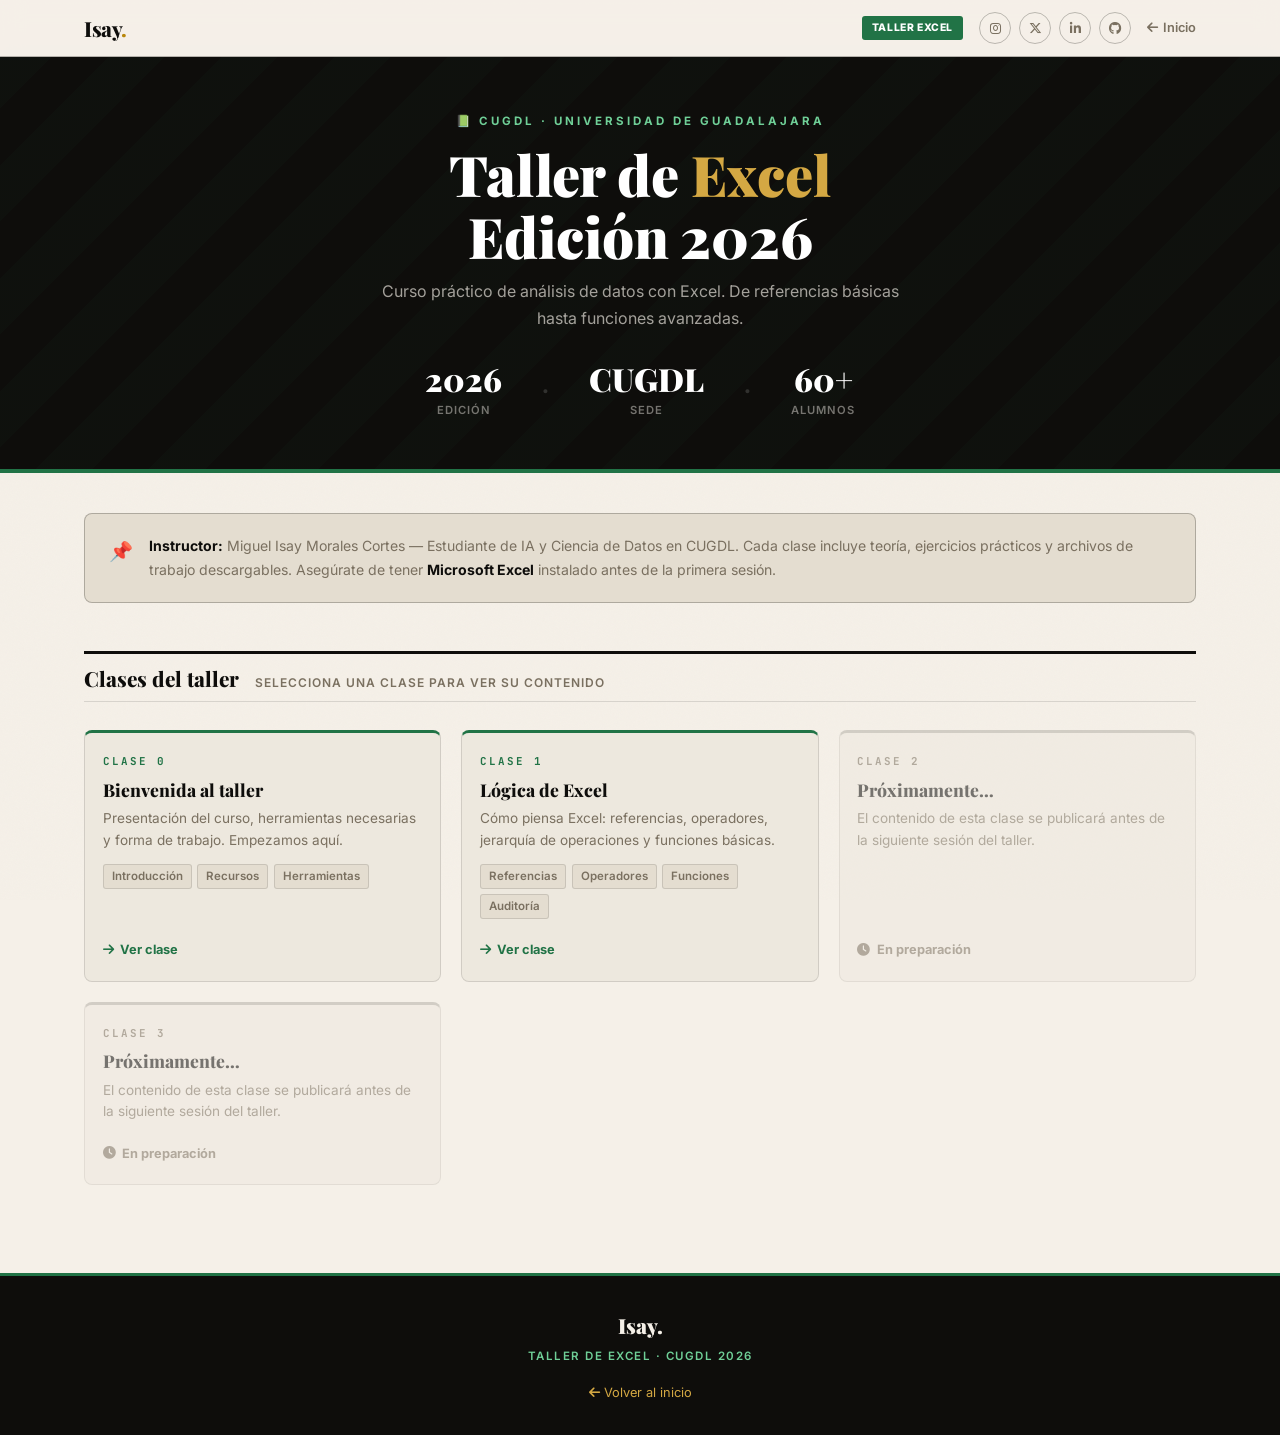
<file: taller-excel/index.html>
<!DOCTYPE html>
<html lang="es">
<head>
  <meta charset="UTF-8"/>
  <meta name="viewport" content="width=device-width, initial-scale=1.0"/>
  <title>Taller de Excel · Edición 2026 — Isay</title>
  <meta name="description" content="Taller práctico de Excel para estudiantes del CUGDL. Clases, materiales y recursos."/>
  <link rel="preconnect" href="https://fonts.googleapis.com"/>
  <link href="https://fonts.googleapis.com/css2?family=Playfair+Display:ital,wght@0,700;0,800;0,900;1,700&family=Inter:wght@300;400;500;600;700&family=JetBrains+Mono:wght@400;600&display=swap" rel="stylesheet"/>
  <link rel="stylesheet" href="https://cdnjs.cloudflare.com/ajax/libs/font-awesome/6.5.0/css/all.min.css"/>
  <link rel="stylesheet" href="../isay-shared.css"/>
  <style>
    /* ── Colores específicos Taller Excel ── */
    :root { --excel: #217346; }

    main { margin-top: 56px; }

    /* MASTHEAD */
    .masthead {
      background: var(--ink);
      border-bottom: 4px solid var(--excel);
      padding: 3.5rem 2rem 3rem;
      text-align: center;
      position: relative; overflow: hidden;
    }
    .masthead::before {
      content: '';
      position: absolute; inset: 0;
      background: repeating-linear-gradient(
        -45deg, transparent, transparent 40px,
        rgba(33,115,70,.04) 40px, rgba(33,115,70,.04) 80px
      );
    }
    .mast-eyebrow {
      font-size: .72rem; letter-spacing: 3px; text-transform: uppercase;
      color: #6fcf97; font-weight: 700; margin-bottom: .75rem;
    }
    .mast-h1 {
      font-family: 'Playfair Display', serif;
      font-size: clamp(2rem, 5vw, 3.5rem);
      font-weight: 900; color: #fff;
      line-height: 1.1; margin-bottom: .75rem;
    }
    .mast-h1 em { color: var(--gold-lt); font-style: normal; }
    .mast-sub {
      color: rgba(245,240,232,.65); font-size: 1rem;
      max-width: 560px; margin: 0 auto 2rem;
    }
    .mast-stats {
      display: flex; align-items: center; justify-content: center;
      gap: 2.5rem; flex-wrap: wrap;
    }
    .mast-stat { text-align: center; }
    .mast-stat-num {
      display: block; font-family: 'Playfair Display', serif;
      font-size: 2rem; font-weight: 900; color: #fff; line-height: 1;
    }
    .mast-stat-label {
      font-size: .7rem; font-weight: 600; letter-spacing: 1px;
      text-transform: uppercase; color: rgba(245,240,232,.45);
    }
    .mast-sep { font-size: 1.5rem; color: rgba(255,255,255,.15); font-weight: 700; }

    /* CLASES GRID */
    .page-wrap { max-width: 1160px; margin: 0 auto; padding: 2.5rem 1.5rem; }
    .section-header {
      display: flex; align-items: baseline; gap: 1rem;
      border-top: 3px solid var(--ink);
      border-bottom: 1px solid var(--border);
      padding: .4rem 0; margin-bottom: 1.75rem;
    }
    .section-label {
      font-family: 'Playfair Display', serif;
      font-size: 1.3rem; font-weight: 800;
    }
    .section-sub {
      font-size: .75rem; font-weight: 600; letter-spacing: 1px;
      text-transform: uppercase; color: var(--muted);
    }

    .clases-grid {
      display: grid;
      grid-template-columns: repeat(auto-fill, minmax(300px, 1fr));
      gap: 1.25rem;
      margin-bottom: 3rem;
    }
    .clase-card {
      background: var(--paper2);
      border: 1px solid var(--border);
      border-top: 3px solid var(--excel);
      border-radius: var(--r);
      padding: 1.25rem 1.1rem;
      text-decoration: none; color: inherit;
      display: flex; flex-direction: column; gap: .5rem;
      transition: transform .2s, box-shadow .2s;
    }
    .clase-card:hover {
      transform: translateY(-3px);
      box-shadow: 0 6px 20px rgba(14,13,11,.1);
    }
    .clase-card.placeholder {
      border-top-color: var(--border-strong);
      opacity: .55; cursor: default;
    }
    .clase-card.placeholder:hover { transform: none; box-shadow: none; }
    .clase-num {
      font-family: 'JetBrains Mono', monospace;
      font-size: .68rem; font-weight: 700; letter-spacing: 2px;
      text-transform: uppercase; color: var(--excel);
    }
    .clase-card.placeholder .clase-num { color: var(--muted); }
    .clase-titulo {
      font-family: 'Playfair Display', serif;
      font-size: 1.1rem; font-weight: 800; color: var(--ink);
      line-height: 1.2;
    }
    .clase-desc { font-size: .85rem; color: var(--muted); line-height: 1.6; }
    .clase-temas {
      display: flex; flex-wrap: wrap; gap: .35rem; margin-top: .25rem;
    }
    .clase-tema {
      background: var(--paper3); border: 1px solid var(--border);
      border-radius: 3px; padding: 2px 8px;
      font-size: .72rem; font-weight: 600; color: var(--muted);
    }
    .clase-arrow {
      margin-top: auto; padding-top: .75rem;
      font-size: .8rem; font-weight: 700; color: var(--excel);
      display: flex; align-items: center; gap: .4rem;
    }
    .clase-card.placeholder .clase-arrow { color: var(--muted); }

    /* INFO STRIP */
    .info-strip {
      background: var(--paper3);
      border: 1px solid var(--border-strong);
      border-radius: var(--r);
      padding: 1.25rem 1.5rem;
      display: flex; align-items: flex-start; gap: 1rem;
      margin-bottom: 3rem;
    }
    .info-strip-icon { font-size: 1.2rem; flex-shrink: 0; margin-top: 2px; }
    .info-strip-body { font-size: .88rem; color: var(--muted); line-height: 1.7; }
    .info-strip-body strong { color: var(--ink); }

    /* FOOTER */
    footer {
      background: var(--ink); color: var(--paper);
      padding: 2rem 1.5rem; text-align: center;
      border-top: 3px solid var(--excel);
    }
    .footer-inner { max-width: 1160px; margin: 0 auto; }
    .footer-name {
      font-family: 'Playfair Display', serif;
      font-size: 1.3rem; font-weight: 900; margin-bottom: .25rem;
    }
    .footer-sub {
      color: #6fcf97; font-size: .72rem; font-weight: 600;
      letter-spacing: 1.5px; text-transform: uppercase; margin-bottom: 1rem;
    }
    .footer-back { color: rgba(245,240,232,.45); font-size: .8rem; }
    .footer-back a { color: var(--gold-lt); text-decoration: none; }
    .footer-back a:hover { text-decoration: underline; }
  
  </style>
</head>
<body>

<div class="nav-wrap">
  <div class="nav-inner">
    <a href="../index.html" class="nav-brand">Isay<span>.</span></a>
    <div class="nav-right">
      <span class="nav-chip" style="background: var(--excel);">Taller Excel</span>
      <div class="nav-socials">
        <a href="https://www.instagram.com/miguel_isay/" target="_blank" title="Instagram"><i class="fab fa-instagram"></i></a>
        <a href="https://x.com/miguel_isay" target="_blank" title="X"><i class="fab fa-x-twitter"></i></a>
        <a href="https://www.linkedin.com/in/miguel-morales7" target="_blank" title="LinkedIn"><i class="fab fa-linkedin-in"></i></a>
        <a href="https://github.com/I-say" target="_blank" title="GitHub"><i class="fab fa-github"></i></a>
      </div>
      <a href="../index.html" class="nav-back"><i class="fas fa-arrow-left"></i> Inicio</a>
    </div>
  </div>
</div>

<main>

  <div class="masthead">
    <p class="mast-eyebrow">📗 CUGDL · Universidad de Guadalajara</p>
    <h1 class="mast-h1">Taller de <em>Excel</em><br/>Edición 2026</h1>
    <p class="mast-sub">Curso práctico de análisis de datos con Excel. De referencias básicas hasta funciones avanzadas.</p>
    <div class="mast-stats">
      <div class="mast-stat">
        <span class="mast-stat-num">2026</span>
        <span class="mast-stat-label">Edición</span>
      </div>
      <div class="mast-sep">·</div>
      <div class="mast-stat">
        <span class="mast-stat-num">CUGDL</span>
        <span class="mast-stat-label">Sede</span>
      </div>
      <div class="mast-sep">·</div>
      <div class="mast-stat">
        <span class="mast-stat-num">60+</span>
        <span class="mast-stat-label">Alumnos</span>
      </div>
    </div>
  </div>

  <div class="page-wrap">

    <div class="info-strip">
      <span class="info-strip-icon">📌</span>
      <div class="info-strip-body">
        <strong>Instructor:</strong> Miguel Isay Morales Cortes — Estudiante de IA y Ciencia de Datos en CUGDL.
        Cada clase incluye teoría, ejercicios prácticos y archivos de trabajo descargables.
        Asegúrate de tener <strong>Microsoft Excel</strong> instalado antes de la primera sesión.
      </div>
    </div>

    <div class="section-header">
      <span class="section-label">Clases del taller</span>
      <span class="section-sub">Selecciona una clase para ver su contenido</span>
    </div>

    <div class="clases-grid">

      <!-- CLASE 0 -->
      <a href="clase-0.html" class="clase-card">
        <div class="clase-num">Clase 0</div>
        <div class="clase-titulo">Bienvenida al taller</div>
        <p class="clase-desc">Presentación del curso, herramientas necesarias y forma de trabajo. Empezamos aquí.</p>
        <div class="clase-temas">
          <span class="clase-tema">Introducción</span>
          <span class="clase-tema">Recursos</span>
          <span class="clase-tema">Herramientas</span>
        </div>
        <div class="clase-arrow"><i class="fas fa-arrow-right"></i> Ver clase</div>
      </a>

      <!-- CLASE 1 -->
      <a href="clase-1.html" class="clase-card">
        <div class="clase-num">Clase 1</div>
        <div class="clase-titulo">Lógica de Excel</div>
        <p class="clase-desc">Cómo piensa Excel: referencias, operadores, jerarquía de operaciones y funciones básicas.</p>
        <div class="clase-temas">
          <span class="clase-tema">Referencias</span>
          <span class="clase-tema">Operadores</span>
          <span class="clase-tema">Funciones</span>
          <span class="clase-tema">Auditoría</span>
        </div>
        <div class="clase-arrow"><i class="fas fa-arrow-right"></i> Ver clase</div>
      </a>

      <!-- CLASE 2 — placeholder -->
      <div class="clase-card placeholder">
        <div class="clase-num">Clase 2</div>
        <div class="clase-titulo">Próximamente…</div>
        <p class="clase-desc">El contenido de esta clase se publicará antes de la siguiente sesión del taller.</p>
        <div class="clase-arrow"><i class="fas fa-clock"></i> En preparación</div>
      </div>

      <!-- CLASE 3 — placeholder -->
      <div class="clase-card placeholder">
        <div class="clase-num">Clase 3</div>
        <div class="clase-titulo">Próximamente…</div>
        <p class="clase-desc">El contenido de esta clase se publicará antes de la siguiente sesión del taller.</p>
        <div class="clase-arrow"><i class="fas fa-clock"></i> En preparación</div>
      </div>

    </div>

  </div>
</main>

<footer>
  <div class="footer-inner">
    <div class="footer-name">Isay.</div>
    <div class="footer-sub">Taller de Excel · CUGDL 2026</div>
    <div class="footer-back">
      <a href="../index.html"><i class="fas fa-arrow-left"></i> Volver al inicio</a>
    </div>
  </div>
</footer>

<script>
  /* ── mobile nav toggle ── */
  const navToggle = document.getElementById('nav-toggle');
  if (navToggle) {
    navToggle.addEventListener('click', () => {
      document.getElementById('nav-menu').classList.toggle('open');
    });
    document.querySelectorAll('#nav-menu a').forEach(a => a.addEventListener('click', () => {
      document.getElementById('nav-menu').classList.remove('open');
    }));
  }
</script>
</body>
</html>
</file>
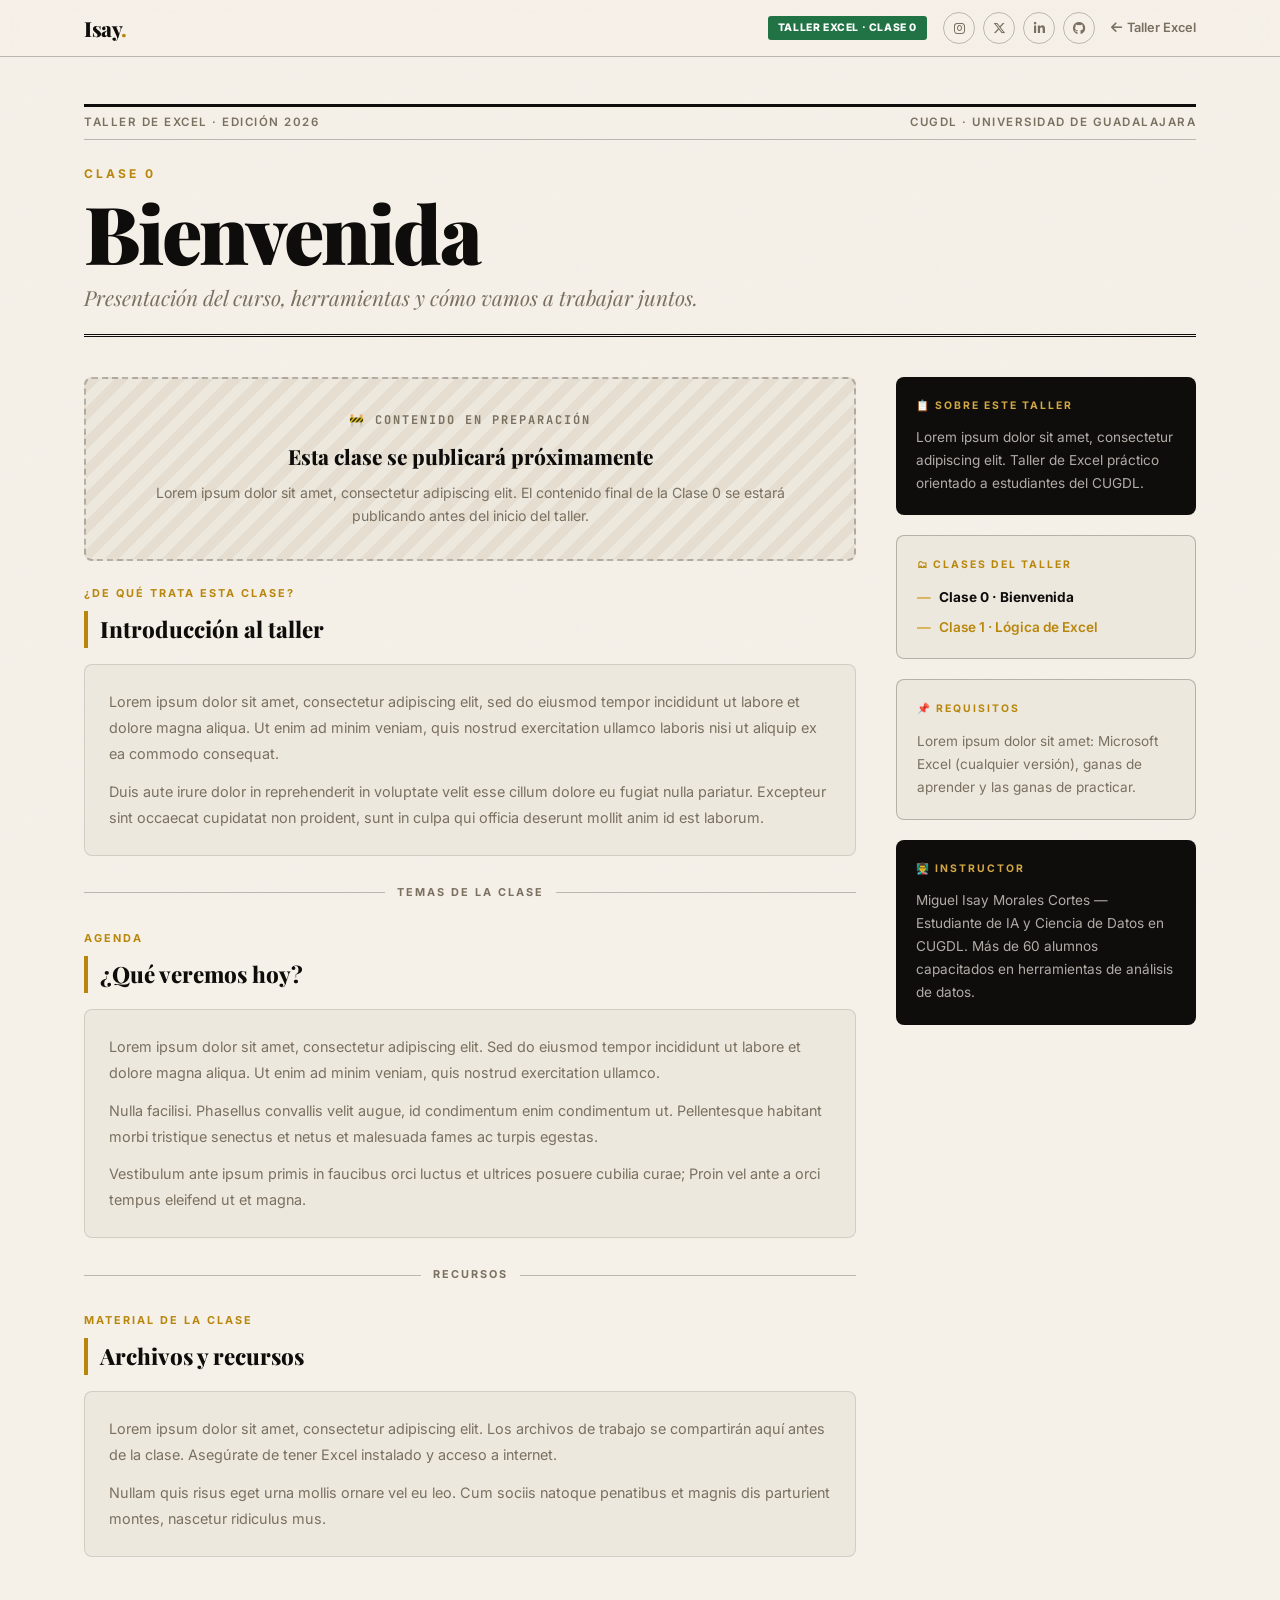
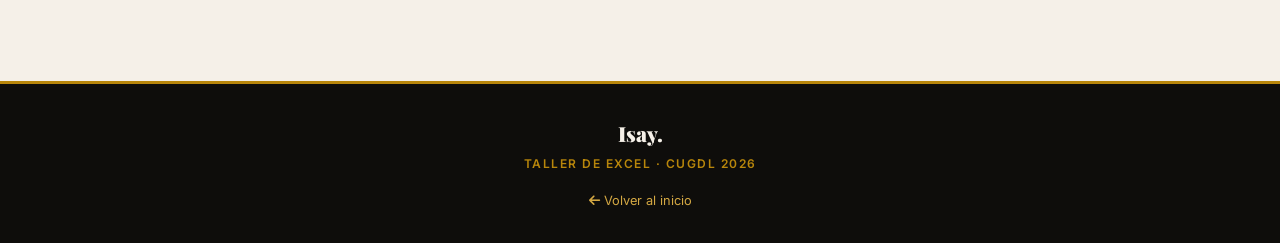
<file: taller-excel/clase-0.html>
<!DOCTYPE html>
<html lang="es">
<head>
  <meta charset="UTF-8"/>
  <meta name="viewport" content="width=device-width, initial-scale=1.0"/>
  <title>Taller Excel · Clase 0 — Isay</title>
  <meta name="description" content="Clase 0 del Taller de Excel — Bienvenida, herramientas y recursos del curso."/>
  <link rel="preconnect" href="https://fonts.googleapis.com"/>
  <link href="https://fonts.googleapis.com/css2?family=Playfair+Display:ital,wght@0,700;0,800;0,900;1,700&family=Inter:wght@300;400;500;600;700&family=JetBrains+Mono:wght@400;600&display=swap" rel="stylesheet"/>
  <link rel="stylesheet" href="https://cdnjs.cloudflare.com/ajax/libs/font-awesome/6.5.0/css/all.min.css"/>
  <link rel="stylesheet" href="../isay-shared.css"/>
  <style>
    :root { --excel: #217346; }

    main { margin-top: 56px; }

    /* ── MASTHEAD ── */
    .masthead {
      max-width: 1160px; margin: 0 auto;
      padding: 3rem 1.5rem 0;
    }
    .mast-top {
      display: flex; align-items: center; justify-content: space-between;
      border-top: 3px solid var(--ink);
      border-bottom: 1px solid var(--border-strong);
      padding: .4rem 0;
      font-size: .72rem; font-weight: 600; letter-spacing: 1.5px;
      text-transform: uppercase; color: var(--muted);
      margin-bottom: 1.5rem;
    }
    .mast-eyebrow {
      font-size: .75rem; font-weight: 700; letter-spacing: 3px;
      text-transform: uppercase; color: var(--gold); margin-bottom: .5rem;
    }
    .mast-h1 {
      font-family: 'Playfair Display', serif;
      font-size: clamp(2.5rem, 7vw, 5rem);
      font-weight: 900; line-height: 1; letter-spacing: -2px;
      color: var(--ink); margin-bottom: .5rem;
    }
    .mast-sub {
      font-family: 'Playfair Display', serif;
      font-size: clamp(1rem, 2.5vw, 1.3rem);
      font-style: italic; color: var(--muted); margin-bottom: 1.25rem;
    }
    .mast-rule { border: none; border-top: 3px double var(--ink); }

    /* ── LAYOUT ── */
    .page-wrap { max-width: 1160px; margin: 0 auto; padding: 2.5rem 1.5rem; }
    .content-grid {
      display: grid;
      grid-template-columns: 1fr 300px;
      gap: 2.5rem;
      align-items: start;
    }
    @media (max-width: 768px) { .content-grid { grid-template-columns: 1fr; } }

    /* ── SECTION TITLES ── */
    .sec-title {
      font-family: 'Playfair Display', serif;
      font-size: 1.4rem; font-weight: 800; color: var(--ink);
      border-left: 4px solid var(--gold);
      padding-left: .75rem; margin-bottom: 1rem;
    }
    .sec-label {
      font-size: .68rem; font-weight: 700; letter-spacing: 2px;
      text-transform: uppercase; color: var(--gold); margin-bottom: .5rem;
    }

    /* ── PLACEHOLDER CONTENT ── */
    .lorem-block {
      background: var(--paper2);
      border: 1px solid var(--border);
      border-radius: var(--r);
      padding: 1.5rem;
      margin-bottom: 1.25rem;
    }
    .lorem-block p {
      font-size: .9rem; color: var(--muted); line-height: 1.8;
      margin-bottom: .75rem;
    }
    .lorem-block p:last-child { margin-bottom: 0; }

    .placeholder-rule {
      display: flex; align-items: center; gap: .75rem;
      margin: 1.75rem 0;
    }
    .placeholder-rule::before,
    .placeholder-rule::after {
      content: ''; flex: 1; height: 1px; background: var(--border-strong);
    }
    .placeholder-rule span {
      font-size: .68rem; font-weight: 700; letter-spacing: 2px;
      text-transform: uppercase; color: var(--muted);
    }

    /* ── SIDEBAR ── */
    .sidebar-card {
      background: var(--ink); color: var(--paper);
      border-radius: var(--r);
      padding: 1.25rem;
      margin-bottom: 1.25rem;
    }
    .sidebar-card .card-label {
      font-size: .65rem; font-weight: 700; letter-spacing: 2px;
      text-transform: uppercase; color: var(--gold-lt); margin-bottom: .75rem;
    }
    .sidebar-card p {
      font-size: .85rem; color: rgba(245,240,232,.7); line-height: 1.7;
    }
    .sidebar-card-light {
      background: var(--paper2);
      border: 1px solid var(--border-strong);
      border-radius: var(--r);
      padding: 1.25rem;
      margin-bottom: 1.25rem;
    }
    .sidebar-card-light .card-label {
      font-size: .65rem; font-weight: 700; letter-spacing: 2px;
      text-transform: uppercase; color: var(--gold); margin-bottom: .75rem;
    }
    .sidebar-card-light p {
      font-size: .85rem; color: var(--muted); line-height: 1.7;
    }
    .placeholder-list {
      list-style: none;
      display: flex; flex-direction: column; gap: .5rem;
    }
    .placeholder-list li {
      font-size: .85rem; color: rgba(245,240,232,.7);
      display: flex; align-items: center; gap: .5rem;
    }
    .placeholder-list li::before {
      content: '—'; color: var(--gold-lt); font-weight: 700;
    }

    /* ── COMING SOON BANNER ── */
    .coming-banner {
      background: repeating-linear-gradient(
        -45deg,
        var(--paper3), var(--paper3) 10px,
        var(--paper2) 10px, var(--paper2) 20px
      );
      border: 2px dashed var(--border-strong);
      border-radius: var(--r);
      padding: 2rem;
      text-align: center;
      margin-bottom: 1.5rem;
    }
    .coming-banner .coming-label {
      font-family: 'JetBrains Mono', monospace;
      font-size: .75rem; font-weight: 700; letter-spacing: 2px;
      text-transform: uppercase; color: var(--muted); margin-bottom: .5rem;
    }
    .coming-banner .coming-title {
      font-family: 'Playfair Display', serif;
      font-size: 1.3rem; font-weight: 800; color: var(--ink); margin-bottom: .5rem;
    }
    .coming-banner p { font-size: .88rem; color: var(--muted); }

    /* ── FOOTER ── */
    footer {
      background: var(--ink); color: var(--paper);
      padding: 2rem 1.5rem; text-align: center;
      border-top: 3px solid var(--gold);
      margin-top: 4rem;
    }
    .footer-inner { max-width: 1160px; margin: 0 auto; }
    .footer-name {
      font-family: 'Playfair Display', serif;
      font-size: 1.3rem; font-weight: 900; margin-bottom: .25rem;
    }
    .footer-sub { color: var(--gold); font-size: .75rem; font-weight: 600; letter-spacing: 1.5px; text-transform: uppercase; margin-bottom: 1rem; }
    .footer-back { color: rgba(245,240,232,.5); font-size: .8rem; }
    .footer-back a { color: var(--gold-lt); text-decoration: none; }
    .footer-back a:hover { text-decoration: underline; }
  
  </style>
</head>
<body>

<!-- NAV -->
<div class="nav-wrap">
  <div class="nav-inner">
    <a href="../index.html" class="nav-brand">Isay<span>.</span></a>
    <div class="nav-right">
      <span class="nav-chip" style="background: var(--excel);">Taller Excel · Clase 0</span>
      <div class="nav-socials">
        <a href="https://www.instagram.com/miguel_isay/" target="_blank" title="Instagram"><i class="fab fa-instagram"></i></a>
        <a href="https://x.com/miguel_isay" target="_blank" title="X"><i class="fab fa-x-twitter"></i></a>
        <a href="https://www.linkedin.com/in/miguel-morales7" target="_blank" title="LinkedIn"><i class="fab fa-linkedin-in"></i></a>
        <a href="https://github.com/I-say" target="_blank" title="GitHub"><i class="fab fa-github"></i></a>
      </div>
      <a href="./index.html" class="nav-back"><i class="fas fa-arrow-left"></i> Taller Excel</a>
    </div>
  </div>
</div>

<main>

  <!-- MASTHEAD -->
  <div class="masthead">
    <div class="mast-top">
      <span>Taller de Excel · Edición 2026</span>
      <span>CUGDL · Universidad de Guadalajara</span>
    </div>
    <p class="mast-eyebrow">Clase 0</p>
    <h1 class="mast-h1">Bienvenida</h1>
    <p class="mast-sub">Presentación del curso, herramientas y cómo vamos a trabajar juntos.</p>
    <hr class="mast-rule"/>
  </div>

  <!-- CONTENIDO -->
  <div class="page-wrap">
    <div class="content-grid">

      <!-- MAIN -->
      <div class="main-col">

        <div class="coming-banner">
          <div class="coming-label">🚧 Contenido en preparación</div>
          <div class="coming-title">Esta clase se publicará próximamente</div>
          <p>Lorem ipsum dolor sit amet, consectetur adipiscing elit. El contenido final de la Clase 0 se estará publicando antes del inicio del taller.</p>
        </div>

        <div class="sec-label">¿De qué trata esta clase?</div>
        <div class="sec-title">Introducción al taller</div>

        <div class="lorem-block">
          <p>Lorem ipsum dolor sit amet, consectetur adipiscing elit, sed do eiusmod tempor incididunt ut labore et dolore magna aliqua. Ut enim ad minim veniam, quis nostrud exercitation ullamco laboris nisi ut aliquip ex ea commodo consequat.</p>
          <p>Duis aute irure dolor in reprehenderit in voluptate velit esse cillum dolore eu fugiat nulla pariatur. Excepteur sint occaecat cupidatat non proident, sunt in culpa qui officia deserunt mollit anim id est laborum.</p>
        </div>

        <div class="placeholder-rule"><span>Temas de la clase</span></div>

        <div class="sec-label">Agenda</div>
        <div class="sec-title">¿Qué veremos hoy?</div>

        <div class="lorem-block">
          <p>Lorem ipsum dolor sit amet, consectetur adipiscing elit. Sed do eiusmod tempor incididunt ut labore et dolore magna aliqua. Ut enim ad minim veniam, quis nostrud exercitation ullamco.</p>
          <p>Nulla facilisi. Phasellus convallis velit augue, id condimentum enim condimentum ut. Pellentesque habitant morbi tristique senectus et netus et malesuada fames ac turpis egestas.</p>
          <p>Vestibulum ante ipsum primis in faucibus orci luctus et ultrices posuere cubilia curae; Proin vel ante a orci tempus eleifend ut et magna.</p>
        </div>

        <div class="placeholder-rule"><span>Recursos</span></div>

        <div class="sec-label">Material de la clase</div>
        <div class="sec-title">Archivos y recursos</div>

        <div class="lorem-block">
          <p>Lorem ipsum dolor sit amet, consectetur adipiscing elit. Los archivos de trabajo se compartirán aquí antes de la clase. Asegúrate de tener Excel instalado y acceso a internet.</p>
          <p>Nullam quis risus eget urna mollis ornare vel eu leo. Cum sociis natoque penatibus et magnis dis parturient montes, nascetur ridiculus mus.</p>
        </div>

      </div>

      <!-- SIDEBAR -->
      <div class="sidebar-col">

        <div class="sidebar-card">
          <div class="card-label">📋 Sobre este taller</div>
          <p>Lorem ipsum dolor sit amet, consectetur adipiscing elit. Taller de Excel práctico orientado a estudiantes del CUGDL.</p>
        </div>

        <div class="sidebar-card-light">
          <div class="card-label">🗂 Clases del taller</div>
          <ul class="placeholder-list" style="color:var(--muted)!important;">
            <li style="font-weight:700;color:var(--ink)!important;"><strong>Clase 0 · Bienvenida</strong></li>
            <li><a href="clase-1.html" style="color:var(--gold);text-decoration:none;font-weight:600;">Clase 1 · Lógica de Excel</a></li>
          </ul>
        </div>

        <div class="sidebar-card-light">
          <div class="card-label">📌 Requisitos</div>
          <p>Lorem ipsum dolor sit amet: Microsoft Excel (cualquier versión), ganas de aprender y las ganas de practicar.</p>
        </div>

        <div class="sidebar-card">
          <div class="card-label">👨‍🏫 Instructor</div>
          <p>Miguel Isay Morales Cortes — Estudiante de IA y Ciencia de Datos en CUGDL. Más de 60 alumnos capacitados en herramientas de análisis de datos.</p>
        </div>

      </div>

    </div>
  </div>

</main>

<footer>
  <div class="footer-inner">
    <div class="footer-name">Isay.</div>
    <div class="footer-sub">Taller de Excel · CUGDL 2026</div>
    <div class="footer-back">
      <a href="../index.html"><i class="fas fa-arrow-left"></i> Volver al inicio</a>
    </div>
  </div>
</footer>

<script>
  /* ── mobile nav toggle ── */
  const navToggle = document.getElementById('nav-toggle');
  if (navToggle) {
    navToggle.addEventListener('click', () => {
      document.getElementById('nav-menu').classList.toggle('open');
    });
    document.querySelectorAll('#nav-menu a').forEach(a => a.addEventListener('click', () => {
      document.getElementById('nav-menu').classList.remove('open');
    }));
  }
</script>
</body>
</html>
</file>
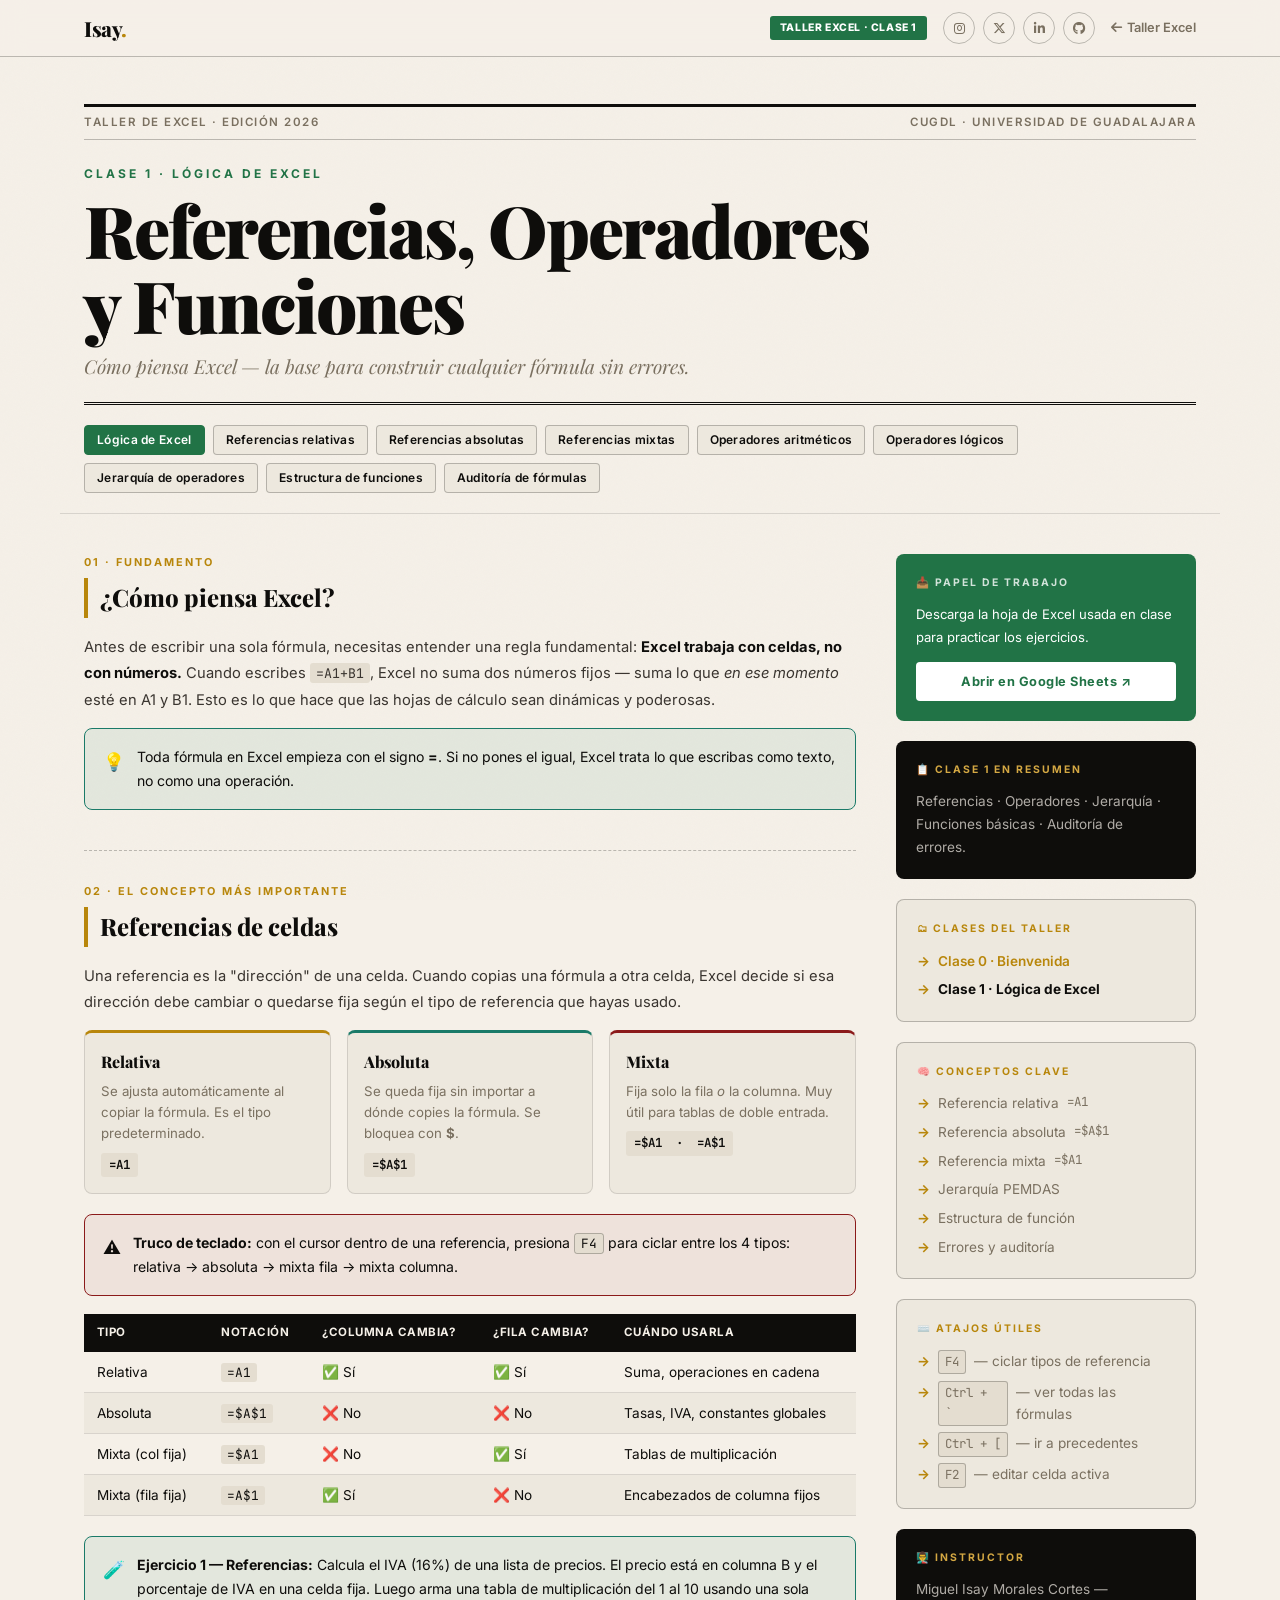
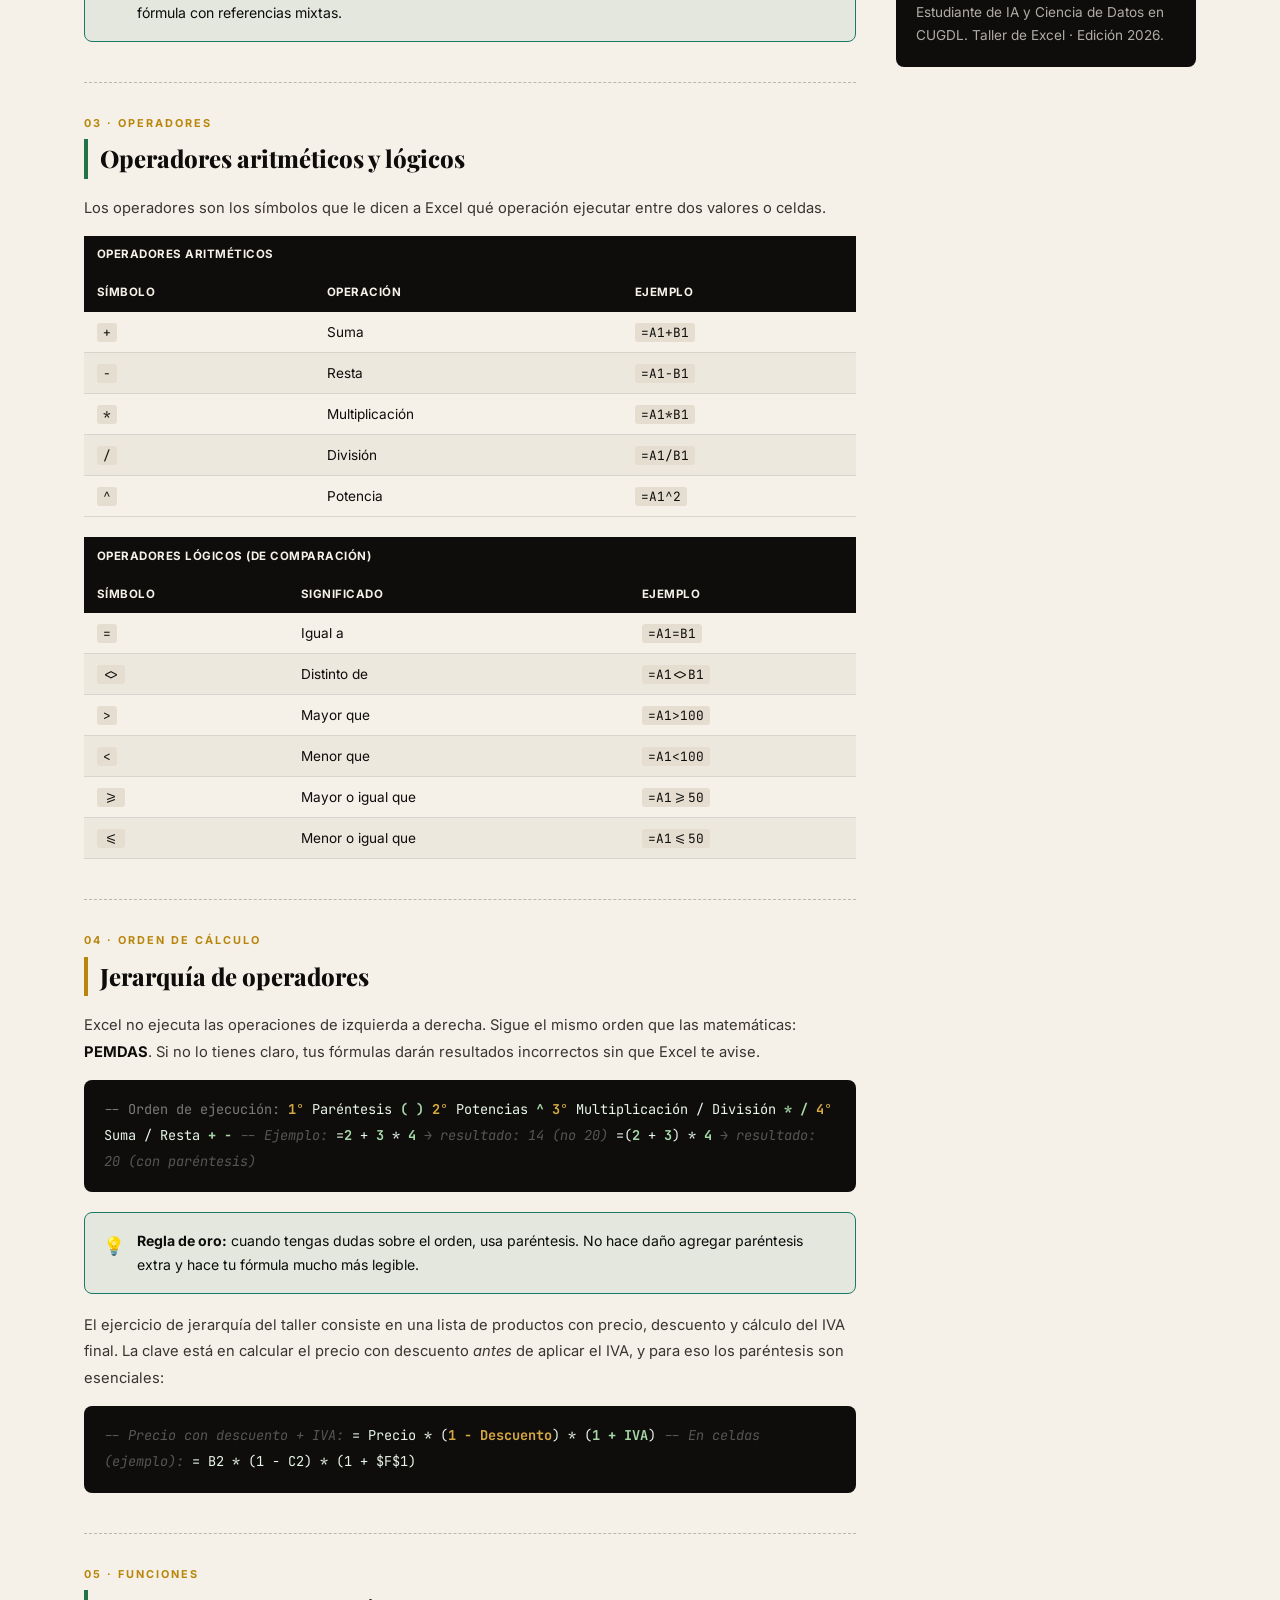
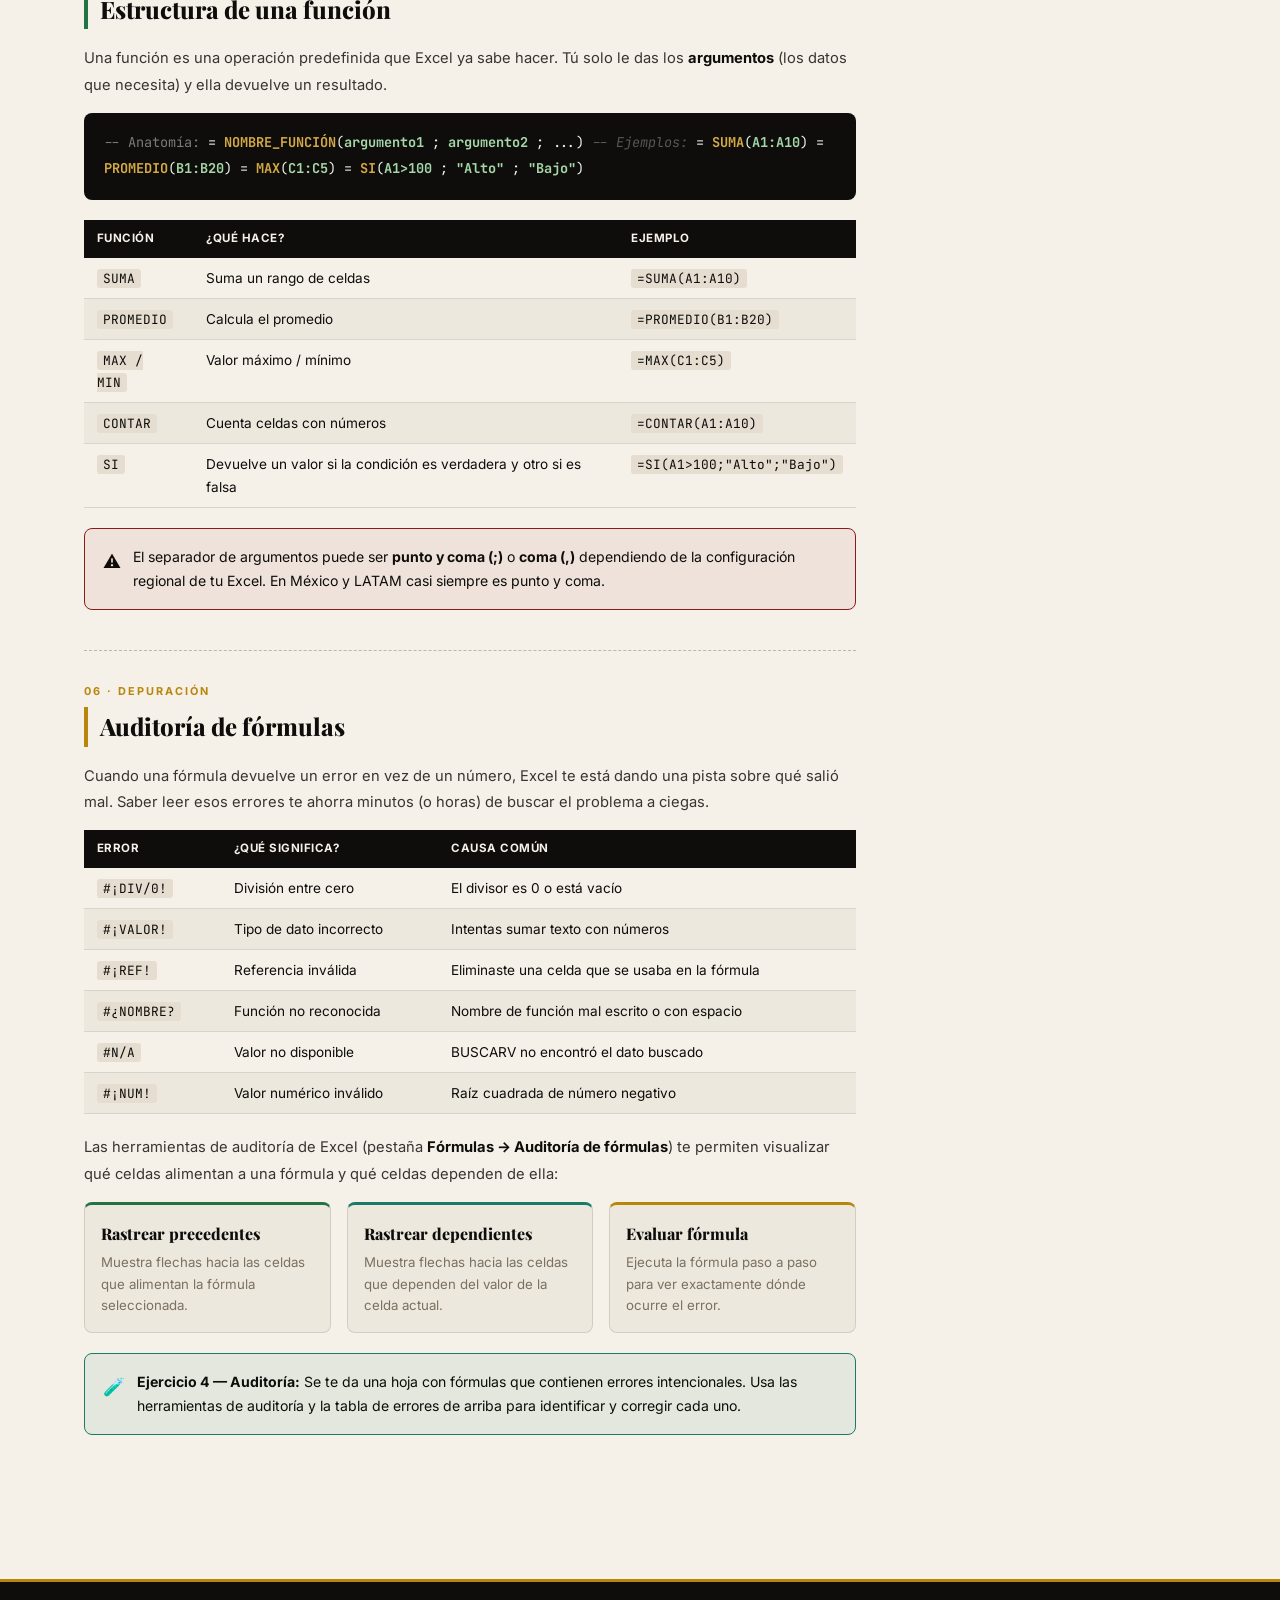
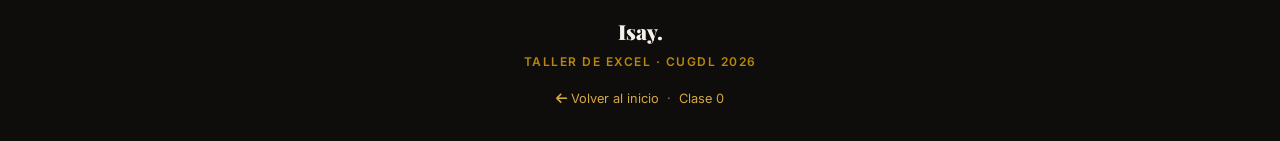
<file: taller-excel/clase-1.html>
<!DOCTYPE html>
<html lang="es">
<head>
  <meta charset="UTF-8"/>
  <meta name="viewport" content="width=device-width, initial-scale=1.0"/>
  <title>Taller Excel · Clase 1 — Lógica de Excel · Isay</title>
  <meta name="description" content="Clase 1 del Taller de Excel — Referencias, operadores, funciones y auditoría de fórmulas."/>
  <link rel="preconnect" href="https://fonts.googleapis.com"/>
  <link href="https://fonts.googleapis.com/css2?family=Playfair+Display:ital,wght@0,700;0,800;0,900;1,700&family=Inter:wght@300;400;500;600;700&family=JetBrains+Mono:wght@400;600&display=swap" rel="stylesheet"/>
  <link rel="stylesheet" href="https://cdnjs.cloudflare.com/ajax/libs/font-awesome/6.5.0/css/all.min.css"/>
  <link rel="stylesheet" href="../isay-shared.css"/>
  <style>
    :root { --excel: #217346; }

    main { margin-top: 56px; }

    /* ── MASTHEAD ── */
    .masthead {
      max-width: 1160px; margin: 0 auto;
      padding: 3rem 1.5rem 0;
    }
    .mast-top {
      display: flex; align-items: center; justify-content: space-between;
      border-top: 3px solid var(--ink);
      border-bottom: 1px solid var(--border-strong);
      padding: .4rem 0;
      font-size: .72rem; font-weight: 600; letter-spacing: 1.5px;
      text-transform: uppercase; color: var(--muted);
      margin-bottom: 1.5rem;
    }
    .mast-eyebrow {
      font-size: .75rem; font-weight: 700; letter-spacing: 3px;
      text-transform: uppercase; color: var(--excel); margin-bottom: .5rem;
    }
    .mast-h1 {
      font-family: 'Playfair Display', serif;
      font-size: clamp(2.2rem, 7vw, 4.5rem);
      font-weight: 900; line-height: 1.05; letter-spacing: -2px;
      color: var(--ink); margin-bottom: .5rem;
    }
    .mast-sub {
      font-family: 'Playfair Display', serif;
      font-size: clamp(.95rem, 2.5vw, 1.2rem);
      font-style: italic; color: var(--muted); margin-bottom: 1.25rem;
    }
    .mast-rule { border: none; border-top: 3px double var(--ink); }

    /* ── TOPIC CHIPS ── */
    .topic-strip {
      max-width: 1160px; margin: 0 auto;
      padding: 1.25rem 1.5rem;
      display: flex; flex-wrap: wrap; gap: .5rem;
      border-bottom: 1px solid var(--border);
    }
    .topic-chip {
      background: var(--paper2); border: 1px solid var(--border-strong);
      border-radius: 4px; padding: 4px 12px;
      font-size: .75rem; font-weight: 600; color: var(--ink);
      letter-spacing: .3px;
    }
    .topic-chip.highlight { background: var(--excel); color: #fff; border-color: var(--excel); }

    /* ── LAYOUT ── */
    .page-wrap { max-width: 1160px; margin: 0 auto; padding: 2.5rem 1.5rem; }
    .content-grid {
      display: grid;
      grid-template-columns: 1fr 300px;
      gap: 2.5rem;
      align-items: start;
    }
    @media (max-width: 768px) { .content-grid { grid-template-columns: 1fr; } }

    /* ── SECTION ELEMENTS ── */
    .sec-label {
      font-size: .68rem; font-weight: 700; letter-spacing: 2px;
      text-transform: uppercase; color: var(--gold); margin-bottom: .4rem;
    }
    .sec-title {
      font-family: 'Playfair Display', serif;
      font-size: 1.5rem; font-weight: 800; color: var(--ink);
      border-left: 4px solid var(--gold);
      padding-left: .75rem; margin-bottom: 1rem;
    }
    .sec-title.excel { border-left-color: var(--excel); }
    .section-block { margin-bottom: 2.5rem; }
    .body-text {
      font-size: .92rem; color: #3a3530; line-height: 1.8;
      margin-bottom: .9rem;
    }
    .body-text strong { color: var(--ink); }

    /* ── CONCEPT CARDS ── */
    .concept-grid {
      display: grid;
      grid-template-columns: repeat(auto-fit, minmax(200px, 1fr));
      gap: 1rem; margin-bottom: 1.25rem;
    }
    .concept-card {
      background: var(--paper2);
      border: 1px solid var(--border);
      border-top: 3px solid var(--gold);
      border-radius: var(--r);
      padding: 1rem;
    }
    .concept-card.teal { border-top-color: var(--teal); }
    .concept-card.red  { border-top-color: var(--red); }
    .concept-card.excel { border-top-color: var(--excel); }
    .concept-title {
      font-family: 'Playfair Display', serif;
      font-size: 1rem; font-weight: 800; margin-bottom: .35rem;
    }
    .concept-desc { font-size: .83rem; color: var(--muted); line-height: 1.6; }
    .concept-example {
      font-family: 'JetBrains Mono', monospace;
      font-size: .78rem; font-weight: 600; color: var(--ink);
      background: var(--paper3); border-radius: 3px;
      padding: 2px 8px; display: inline-block; margin-top: .5rem;
    }

    /* ── CODE / FORMULA ── */
    .formula-box {
      background: var(--ink); color: #e8f5e9;
      border-radius: var(--r);
      padding: 1.1rem 1.25rem;
      font-family: 'JetBrains Mono', monospace;
      font-size: .85rem; line-height: 1.9;
      margin-bottom: 1.25rem;
      overflow-x: auto;
    }
    .formula-box .hl-gold  { color: var(--gold-lt); font-weight: 700; }
    .formula-box .hl-green { color: #a5d6a7; font-weight: 700; }
    .formula-box .hl-gray  { color: rgba(255,255,255,.45); }
    .formula-box .comment  { color: rgba(255,255,255,.3); font-style: italic; }

    /* ── INFO / WARNING BOXES ── */
    .info-box {
      display: flex; gap: .75rem; align-items: flex-start;
      background: rgba(26,122,104,.08);
      border: 1px solid var(--teal);
      border-radius: var(--r);
      padding: 1rem 1.1rem;
      margin-bottom: 1.1rem;
    }
    .info-box .info-icon { font-size: 1.1rem; flex-shrink: 0; margin-top: 2px; }
    .info-box p { font-size: .88rem; color: var(--ink); line-height: 1.7; }
    .warn-box {
      display: flex; gap: .75rem; align-items: flex-start;
      background: rgba(139,26,26,.06);
      border: 1px solid var(--red);
      border-radius: var(--r);
      padding: 1rem 1.1rem;
      margin-bottom: 1.1rem;
    }
    .warn-box .warn-icon { font-size: 1.1rem; flex-shrink: 0; margin-top: 2px; }
    .warn-box p { font-size: .88rem; color: var(--ink); line-height: 1.7; }

    /* ── TABLE ── */
    .data-table {
      width: 100%; border-collapse: collapse; margin-bottom: 1.25rem;
      font-size: .85rem;
    }
    .data-table th {
      background: var(--ink); color: var(--paper);
      padding: .6rem .8rem; text-align: left;
      font-size: .72rem; font-weight: 700; letter-spacing: .5px; text-transform: uppercase;
    }
    .data-table td {
      padding: .55rem .8rem;
      border-bottom: 1px solid var(--border);
      vertical-align: top;
    }
    .data-table tr:nth-child(even) td { background: var(--paper2); }
    .data-table code {
      font-family: 'JetBrains Mono', monospace;
      font-size: .8rem; background: var(--paper3);
      padding: 1px 6px; border-radius: 3px;
    }

    /* ── DIVIDER ── */
    .section-divider {
      border: none; border-top: 1px dashed var(--border-strong);
      margin: 2rem 0;
    }

    /* ── SIDEBAR ── */
    .sidebar-card {
      background: var(--ink); color: var(--paper);
      border-radius: var(--r); padding: 1.25rem; margin-bottom: 1.25rem;
    }
    .sidebar-card .card-label {
      font-size: .65rem; font-weight: 700; letter-spacing: 2px;
      text-transform: uppercase; color: var(--gold-lt); margin-bottom: .75rem;
    }
    .sidebar-card p { font-size: .85rem; color: rgba(245,240,232,.7); line-height: 1.7; }

    .sidebar-card-light {
      background: var(--paper2); border: 1px solid var(--border-strong);
      border-radius: var(--r); padding: 1.25rem; margin-bottom: 1.25rem;
    }
    .sidebar-card-light .card-label {
      font-size: .65rem; font-weight: 700; letter-spacing: 2px;
      text-transform: uppercase; color: var(--gold); margin-bottom: .75rem;
    }
    .sidebar-card-light ul { list-style: none; display: flex; flex-direction: column; gap: .4rem; }
    .sidebar-card-light li { font-size: .85rem; color: var(--muted); display: flex; gap: .5rem; }
    .sidebar-card-light li::before { content: '→'; color: var(--gold); font-weight: 700; }

    /* ── FOOTER ── */
    footer {
      background: var(--ink); color: var(--paper);
      padding: 2rem 1.5rem; text-align: center;
      border-top: 3px solid var(--gold); margin-top: 4rem;
    }
    .footer-inner { max-width: 1160px; margin: 0 auto; }
    .footer-name {
      font-family: 'Playfair Display', serif;
      font-size: 1.3rem; font-weight: 900; margin-bottom: .25rem;
    }
    .footer-sub { color: var(--gold); font-size: .75rem; font-weight: 600; letter-spacing: 1.5px; text-transform: uppercase; margin-bottom: 1rem; }
    .footer-back { color: rgba(245,240,232,.5); font-size: .8rem; }
    .footer-back a { color: var(--gold-lt); text-decoration: none; }
    .footer-back a:hover { text-decoration: underline; }
  
  </style>
</head>
<body>

<!-- NAV -->
<div class="nav-wrap">
  <div class="nav-inner">
    <a href="../index.html" class="nav-brand">Isay<span>.</span></a>
    <div class="nav-right">
      <span class="nav-chip" style="background: var(--excel);">Taller Excel · Clase 1</span>
      <div class="nav-socials">
        <a href="https://www.instagram.com/miguel_isay/" target="_blank" title="Instagram"><i class="fab fa-instagram"></i></a>
        <a href="https://x.com/miguel_isay" target="_blank" title="X"><i class="fab fa-x-twitter"></i></a>
        <a href="https://www.linkedin.com/in/miguel-morales7" target="_blank" title="LinkedIn"><i class="fab fa-linkedin-in"></i></a>
        <a href="https://github.com/I-say" target="_blank" title="GitHub"><i class="fab fa-github"></i></a>
      </div>
      <a href="./index.html" class="nav-back"><i class="fas fa-arrow-left"></i> Taller Excel</a>
    </div>
  </div>
</div>

<main>

  <!-- MASTHEAD -->
  <div class="masthead">
    <div class="mast-top">
      <span>Taller de Excel · Edición 2026</span>
      <span>CUGDL · Universidad de Guadalajara</span>
    </div>
    <p class="mast-eyebrow">Clase 1 · Lógica de Excel</p>
    <h1 class="mast-h1">Referencias, Operadores<br/>y Funciones</h1>
    <p class="mast-sub">Cómo piensa Excel — la base para construir cualquier fórmula sin errores.</p>
    <hr class="mast-rule"/>
  </div>

  <!-- TOPIC CHIPS -->
  <div class="topic-strip">
    <span class="topic-chip highlight">Lógica de Excel</span>
    <span class="topic-chip">Referencias relativas</span>
    <span class="topic-chip">Referencias absolutas</span>
    <span class="topic-chip">Referencias mixtas</span>
    <span class="topic-chip">Operadores aritméticos</span>
    <span class="topic-chip">Operadores lógicos</span>
    <span class="topic-chip">Jerarquía de operadores</span>
    <span class="topic-chip">Estructura de funciones</span>
    <span class="topic-chip">Auditoría de fórmulas</span>
  </div>

  <!-- CONTENIDO -->
  <div class="page-wrap">
    <div class="content-grid">

      <!-- MAIN COLUMN -->
      <div class="main-col">

        <!-- 1. LÓGICA DE EXCEL -->
        <div class="section-block">
          <div class="sec-label">01 · Fundamento</div>
          <div class="sec-title">¿Cómo piensa Excel?</div>

          <p class="body-text">Antes de escribir una sola fórmula, necesitas entender una regla fundamental: <strong>Excel trabaja con celdas, no con números.</strong> Cuando escribes <code style="font-family:'JetBrains Mono',monospace;font-size:.83rem;background:var(--paper3);padding:1px 6px;border-radius:3px">=A1+B1</code>, Excel no suma dos números fijos — suma lo que <em>en ese momento</em> esté en A1 y B1. Esto es lo que hace que las hojas de cálculo sean dinámicas y poderosas.</p>

          <div class="info-box">
            <span class="info-icon">💡</span>
            <p>Toda fórmula en Excel empieza con el signo <strong>=</strong>. Si no pones el igual, Excel trata lo que escribas como texto, no como una operación.</p>
          </div>
        </div>

        <hr class="section-divider"/>

        <!-- 2. REFERENCIAS -->
        <div class="section-block">
          <div class="sec-label">02 · El concepto más importante</div>
          <div class="sec-title">Referencias de celdas</div>

          <p class="body-text">Una referencia es la "dirección" de una celda. Cuando copias una fórmula a otra celda, Excel decide si esa dirección debe cambiar o quedarse fija según el tipo de referencia que hayas usado.</p>

          <div class="concept-grid">
            <div class="concept-card">
              <div class="concept-title">Relativa</div>
              <p class="concept-desc">Se ajusta automáticamente al copiar la fórmula. Es el tipo predeterminado.</p>
              <span class="concept-example">=A1</span>
            </div>
            <div class="concept-card teal">
              <div class="concept-title">Absoluta</div>
              <p class="concept-desc">Se queda fija sin importar a dónde copies la fórmula. Se bloquea con <strong>$</strong>.</p>
              <span class="concept-example">=$A$1</span>
            </div>
            <div class="concept-card red">
              <div class="concept-title">Mixta</div>
              <p class="concept-desc">Fija solo la fila <em>o</em> la columna. Muy útil para tablas de doble entrada.</p>
              <span class="concept-example">=$A1 &nbsp;·&nbsp; =A$1</span>
            </div>
          </div>

          <div class="warn-box">
            <span class="warn-icon">⚠️</span>
            <p><strong>Truco de teclado:</strong> con el cursor dentro de una referencia, presiona <kbd style="background:var(--paper3);border:1px solid var(--border-strong);border-radius:3px;padding:1px 6px;font-family:'JetBrains Mono',monospace;font-size:.8rem">F4</kbd> para ciclar entre los 4 tipos: relativa → absoluta → mixta fila → mixta columna.</p>
          </div>

          <table class="data-table">
            <thead>
              <tr>
                <th>Tipo</th>
                <th>Notación</th>
                <th>¿Columna cambia?</th>
                <th>¿Fila cambia?</th>
                <th>Cuándo usarla</th>
              </tr>
            </thead>
            <tbody>
              <tr>
                <td>Relativa</td>
                <td><code>=A1</code></td>
                <td>✅ Sí</td>
                <td>✅ Sí</td>
                <td>Suma, operaciones en cadena</td>
              </tr>
              <tr>
                <td>Absoluta</td>
                <td><code>=$A$1</code></td>
                <td>❌ No</td>
                <td>❌ No</td>
                <td>Tasas, IVA, constantes globales</td>
              </tr>
              <tr>
                <td>Mixta (col fija)</td>
                <td><code>=$A1</code></td>
                <td>❌ No</td>
                <td>✅ Sí</td>
                <td>Tablas de multiplicación</td>
              </tr>
              <tr>
                <td>Mixta (fila fija)</td>
                <td><code>=A$1</code></td>
                <td>✅ Sí</td>
                <td>❌ No</td>
                <td>Encabezados de columna fijos</td>
              </tr>
            </tbody>
          </table>

          <div class="info-box">
            <span class="info-icon">🧪</span>
            <p><strong>Ejercicio 1 — Referencias:</strong> Calcula el IVA (16%) de una lista de precios. El precio está en columna B y el porcentaje de IVA en una celda fija. Luego arma una tabla de multiplicación del 1 al 10 usando una sola fórmula con referencias mixtas.</p>
          </div>
        </div>

        <hr class="section-divider"/>

        <!-- 3. OPERADORES -->
        <div class="section-block">
          <div class="sec-label">03 · Operadores</div>
          <div class="sec-title excel">Operadores aritméticos y lógicos</div>

          <p class="body-text">Los operadores son los símbolos que le dicen a Excel qué operación ejecutar entre dos valores o celdas.</p>

          <table class="data-table">
            <thead>
              <tr><th colspan="3">Operadores aritméticos</th></tr>
              <tr><th>Símbolo</th><th>Operación</th><th>Ejemplo</th></tr>
            </thead>
            <tbody>
              <tr><td><code>+</code></td><td>Suma</td><td><code>=A1+B1</code></td></tr>
              <tr><td><code>-</code></td><td>Resta</td><td><code>=A1-B1</code></td></tr>
              <tr><td><code>*</code></td><td>Multiplicación</td><td><code>=A1*B1</code></td></tr>
              <tr><td><code>/</code></td><td>División</td><td><code>=A1/B1</code></td></tr>
              <tr><td><code>^</code></td><td>Potencia</td><td><code>=A1^2</code></td></tr>
            </tbody>
          </table>

          <table class="data-table">
            <thead>
              <tr><th colspan="3">Operadores lógicos (de comparación)</th></tr>
              <tr><th>Símbolo</th><th>Significado</th><th>Ejemplo</th></tr>
            </thead>
            <tbody>
              <tr><td><code>=</code></td><td>Igual a</td><td><code>=A1=B1</code></td></tr>
              <tr><td><code>&lt;&gt;</code></td><td>Distinto de</td><td><code>=A1&lt;&gt;B1</code></td></tr>
              <tr><td><code>&gt;</code></td><td>Mayor que</td><td><code>=A1&gt;100</code></td></tr>
              <tr><td><code>&lt;</code></td><td>Menor que</td><td><code>=A1&lt;100</code></td></tr>
              <tr><td><code>&gt;=</code></td><td>Mayor o igual que</td><td><code>=A1&gt;=50</code></td></tr>
              <tr><td><code>&lt;=</code></td><td>Menor o igual que</td><td><code>=A1&lt;=50</code></td></tr>
            </tbody>
          </table>
        </div>

        <hr class="section-divider"/>

        <!-- 4. JERARQUÍA -->
        <div class="section-block">
          <div class="sec-label">04 · Orden de cálculo</div>
          <div class="sec-title">Jerarquía de operadores</div>

          <p class="body-text">Excel no ejecuta las operaciones de izquierda a derecha. Sigue el mismo orden que las matemáticas: <strong>PEMDAS</strong>. Si no lo tienes claro, tus fórmulas darán resultados incorrectos sin que Excel te avise.</p>

          <div class="formula-box">
<span class="hl-gray">-- Orden de ejecución:</span>
<span class="hl-gold">1°</span> Paréntesis               <span class="hl-green">( )</span>
<span class="hl-gold">2°</span> Potencias                <span class="hl-green">^</span>
<span class="hl-gold">3°</span> Multiplicación / División <span class="hl-green">*  /</span>
<span class="hl-gold">4°</span> Suma / Resta              <span class="hl-green">+  -</span>

<span class="comment">-- Ejemplo:</span>
=<span class="hl-green">2</span> + <span class="hl-green">3</span> * <span class="hl-green">4</span>   <span class="comment">→ resultado: 14  (no 20)</span>
=(<span class="hl-green">2</span> + <span class="hl-green">3</span>) * <span class="hl-green">4</span>  <span class="comment">→ resultado: 20  (con paréntesis)</span>
          </div>

          <div class="info-box">
            <span class="info-icon">💡</span>
            <p><strong>Regla de oro:</strong> cuando tengas dudas sobre el orden, usa paréntesis. No hace daño agregar paréntesis extra y hace tu fórmula mucho más legible.</p>
          </div>

          <p class="body-text">El ejercicio de jerarquía del taller consiste en una lista de productos con precio, descuento y cálculo del IVA final. La clave está en calcular el precio con descuento <em>antes</em> de aplicar el IVA, y para eso los paréntesis son esenciales:</p>

          <div class="formula-box">
<span class="comment">-- Precio con descuento + IVA:</span>
= Precio * (<span class="hl-gold">1 - Descuento</span>) * (<span class="hl-green">1 + IVA</span>)

<span class="comment">-- En celdas (ejemplo):</span>
= B2 * (1 - C2) * (1 + $F$1)
          </div>
        </div>

        <hr class="section-divider"/>

        <!-- 5. FUNCIONES -->
        <div class="section-block">
          <div class="sec-label">05 · Funciones</div>
          <div class="sec-title excel">Estructura de una función</div>

          <p class="body-text">Una función es una operación predefinida que Excel ya sabe hacer. Tú solo le das los <strong>argumentos</strong> (los datos que necesita) y ella devuelve un resultado.</p>

          <div class="formula-box">
<span class="hl-gray">-- Anatomía:</span>
= <span class="hl-gold">NOMBRE_FUNCIÓN</span>(<span class="hl-green">argumento1</span> ; <span class="hl-green">argumento2</span> ; ...)

<span class="comment">-- Ejemplos:</span>
= <span class="hl-gold">SUMA</span>(<span class="hl-green">A1:A10</span>)
= <span class="hl-gold">PROMEDIO</span>(<span class="hl-green">B1:B20</span>)
= <span class="hl-gold">MAX</span>(<span class="hl-green">C1:C5</span>)
= <span class="hl-gold">SI</span>(<span class="hl-green">A1>100</span> ; <span class="hl-green">"Alto"</span> ; <span class="hl-green">"Bajo"</span>)
          </div>

          <table class="data-table">
            <thead>
              <tr><th>Función</th><th>¿Qué hace?</th><th>Ejemplo</th></tr>
            </thead>
            <tbody>
              <tr><td><code>SUMA</code></td><td>Suma un rango de celdas</td><td><code>=SUMA(A1:A10)</code></td></tr>
              <tr><td><code>PROMEDIO</code></td><td>Calcula el promedio</td><td><code>=PROMEDIO(B1:B20)</code></td></tr>
              <tr><td><code>MAX / MIN</code></td><td>Valor máximo / mínimo</td><td><code>=MAX(C1:C5)</code></td></tr>
              <tr><td><code>CONTAR</code></td><td>Cuenta celdas con números</td><td><code>=CONTAR(A1:A10)</code></td></tr>
              <tr><td><code>SI</code></td><td>Devuelve un valor si la condición es verdadera y otro si es falsa</td><td><code>=SI(A1>100;"Alto";"Bajo")</code></td></tr>
            </tbody>
          </table>

          <div class="warn-box">
            <span class="warn-icon">⚠️</span>
            <p>El separador de argumentos puede ser <strong>punto y coma (;)</strong> o <strong>coma (,)</strong> dependiendo de la configuración regional de tu Excel. En México y LATAM casi siempre es punto y coma.</p>
          </div>
        </div>

        <hr class="section-divider"/>

        <!-- 6. AUDITORÍA -->
        <div class="section-block">
          <div class="sec-label">06 · Depuración</div>
          <div class="sec-title">Auditoría de fórmulas</div>

          <p class="body-text">Cuando una fórmula devuelve un error en vez de un número, Excel te está dando una pista sobre qué salió mal. Saber leer esos errores te ahorra minutos (o horas) de buscar el problema a ciegas.</p>

          <table class="data-table">
            <thead>
              <tr><th>Error</th><th>¿Qué significa?</th><th>Causa común</th></tr>
            </thead>
            <tbody>
              <tr><td><code>#¡DIV/0!</code></td><td>División entre cero</td><td>El divisor es 0 o está vacío</td></tr>
              <tr><td><code>#¡VALOR!</code></td><td>Tipo de dato incorrecto</td><td>Intentas sumar texto con números</td></tr>
              <tr><td><code>#¡REF!</code></td><td>Referencia inválida</td><td>Eliminaste una celda que se usaba en la fórmula</td></tr>
              <tr><td><code>#¿NOMBRE?</code></td><td>Función no reconocida</td><td>Nombre de función mal escrito o con espacio</td></tr>
              <tr><td><code>#N/A</code></td><td>Valor no disponible</td><td>BUSCARV no encontró el dato buscado</td></tr>
              <tr><td><code>#¡NUM!</code></td><td>Valor numérico inválido</td><td>Raíz cuadrada de número negativo</td></tr>
            </tbody>
          </table>

          <p class="body-text">Las herramientas de auditoría de Excel (pestaña <strong>Fórmulas → Auditoría de fórmulas</strong>) te permiten visualizar qué celdas alimentan a una fórmula y qué celdas dependen de ella:</p>

          <div class="concept-grid">
            <div class="concept-card excel">
              <div class="concept-title">Rastrear precedentes</div>
              <p class="concept-desc">Muestra flechas hacia las celdas que alimentan la fórmula seleccionada.</p>
            </div>
            <div class="concept-card teal">
              <div class="concept-title">Rastrear dependientes</div>
              <p class="concept-desc">Muestra flechas hacia las celdas que dependen del valor de la celda actual.</p>
            </div>
            <div class="concept-card">
              <div class="concept-title">Evaluar fórmula</div>
              <p class="concept-desc">Ejecuta la fórmula paso a paso para ver exactamente dónde ocurre el error.</p>
            </div>
          </div>

          <div class="info-box">
            <span class="info-icon">🧪</span>
            <p><strong>Ejercicio 4 — Auditoría:</strong> Se te da una hoja con fórmulas que contienen errores intencionales. Usa las herramientas de auditoría y la tabla de errores de arriba para identificar y corregir cada uno.</p>
          </div>
        </div>

      </div>

      <!-- SIDEBAR -->
      <div class="sidebar-col">

        
        <div class="sidebar-card" style="background:var(--excel);border:none;">
          <div class="card-label" style="color:rgba(255,255,255,.8);">📥 Papel de trabajo</div>
          <p style="color:#fff;font-size:.82rem;margin-bottom:.9rem;">Descarga la hoja de Excel usada en clase para practicar los ejercicios.</p>
          <a href="https://docs.google.com/spreadsheets/d/1YEMXeNPuSNm3TmH7S92qBSgmhlUr2jxe/edit?usp=sharing" target="_blank"
             style="display:block;text-align:center;background:#fff;color:var(--excel);
                    font-weight:700;font-size:.8rem;padding:.55rem 1rem;border-radius:4px;
                    text-decoration:none;letter-spacing:.5px;">
            Abrir en Google Sheets ↗
          </a>
        </div>

<div class="sidebar-card">
          <div class="card-label">📋 Clase 1 en resumen</div>
          <p>Referencias · Operadores · Jerarquía · Funciones básicas · Auditoría de errores.</p>
        </div>

        <div class="sidebar-card-light">
          <div class="card-label">🗂 Clases del taller</div>
          <ul>
            <li><a href="clase-0.html" style="color:var(--gold);text-decoration:none;font-weight:600;">Clase 0 · Bienvenida</a></li>
            <li><strong style="color:var(--ink)">Clase 1 · Lógica de Excel</strong></li>
          </ul>
        </div>

        <div class="sidebar-card-light">
          <div class="card-label">🧠 Conceptos clave</div>
          <ul>
            <li>Referencia relativa <code style="font-family:'JetBrains Mono',monospace;font-size:.78rem">=A1</code></li>
            <li>Referencia absoluta <code style="font-family:'JetBrains Mono',monospace;font-size:.78rem">=$A$1</code></li>
            <li>Referencia mixta <code style="font-family:'JetBrains Mono',monospace;font-size:.78rem">=$A1</code></li>
            <li>Jerarquía PEMDAS</li>
            <li>Estructura de función</li>
            <li>Errores y auditoría</li>
          </ul>
        </div>

        <div class="sidebar-card-light">
          <div class="card-label">⌨️ Atajos útiles</div>
          <ul>
            <li><kbd style="background:var(--paper3);border:1px solid var(--border-strong);border-radius:3px;padding:1px 6px;font-family:'JetBrains Mono',monospace;font-size:.78rem">F4</kbd> — ciclar tipos de referencia</li>
            <li><kbd style="background:var(--paper3);border:1px solid var(--border-strong);border-radius:3px;padding:1px 6px;font-family:'JetBrains Mono',monospace;font-size:.78rem">Ctrl + `</kbd> — ver todas las fórmulas</li>
            <li><kbd style="background:var(--paper3);border:1px solid var(--border-strong);border-radius:3px;padding:1px 6px;font-family:'JetBrains Mono',monospace;font-size:.78rem">Ctrl + [</kbd> — ir a precedentes</li>
            <li><kbd style="background:var(--paper3);border:1px solid var(--border-strong);border-radius:3px;padding:1px 6px;font-family:'JetBrains Mono',monospace;font-size:.78rem">F2</kbd> — editar celda activa</li>
          </ul>
        </div>

        <div class="sidebar-card">
          <div class="card-label">👨‍🏫 Instructor</div>
          <p>Miguel Isay Morales Cortes — Estudiante de IA y Ciencia de Datos en CUGDL. Taller de Excel · Edición 2026.</p>
        </div>

      </div>

    </div>
  </div>

</main>

<footer>
  <div class="footer-inner">
    <div class="footer-name">Isay.</div>
    <div class="footer-sub">Taller de Excel · CUGDL 2026</div>
    <div class="footer-back">
      <a href="../index.html"><i class="fas fa-arrow-left"></i> Volver al inicio</a>
      &nbsp;·&nbsp;
      <a href="clase-0.html">Clase 0</a>
    </div>
  </div>
</footer>

<script>
  /* ── mobile nav toggle ── */
  const navToggle = document.getElementById('nav-toggle');
  if (navToggle) {
    navToggle.addEventListener('click', () => {
      document.getElementById('nav-menu').classList.toggle('open');
    });
    document.querySelectorAll('#nav-menu a').forEach(a => a.addEventListener('click', () => {
      document.getElementById('nav-menu').classList.remove('open');
    }));
  }
</script>
</body>
</html>
</file>
<file: isay-shared.css>
/*
  isay-shared.css
  Estilos base compartidos por todas las páginas del portafolio de Isay.
  Variables, reset, body, textura, scrollbar y nav unificado.
  ─────────────────────────────────────────────────────────────────────
*/

/* ── VARIABLES ── */
:root {
  --ink:           #0e0d0b;
  --paper:         #f5f0e8;
  --paper2:        #ede8de;
  --paper3:        #e4ddd0;
  --gold:          #b8860b;
  --gold-lt:       #d4a843;
  --muted:         #7a7060;
  --teal:          #1a7a68;
  --red:           #8b1a1a;
  --border:        rgba(14, 13, 11, 0.12);
  --border-strong: rgba(14, 13, 11, 0.25);
  --shadow:        0 2px 16px rgba(14, 13, 11, 0.08);
  --r:             8px;
}

/* ── RESET ── */
*, *::before, *::after {
  margin: 0;
  padding: 0;
  box-sizing: border-box;
}

html {
  scroll-behavior: smooth;
  font-size: 16px;
}

body {
  font-family: 'Inter', sans-serif;
  background: var(--paper);
  color: var(--ink);
  line-height: 1.65;
  overflow-x: hidden;
  position: relative;
}

/* Textura de papel */
body::before {
  content: '';
  position: fixed;
  inset: 0;
  z-index: 0;
  pointer-events: none;
  background-image: url("data:image/svg+xml,%3Csvg viewBox='0 0 256 256' xmlns='http://www.w3.org/2000/svg'%3E%3Cfilter id='noise'%3E%3CfeTurbulence type='fractalNoise' baseFrequency='0.9' numOctaves='4' stitchTiles='stitch'/%3E%3C/filter%3E%3Crect width='100%25' height='100%25' filter='url(%23noise)' opacity='1'/%3E%3C/svg%3E");
  opacity: 0.025;
  background-size: 180px;
}

/* Stacking context global */
* {
  position: relative;
  z-index: 1;
}

/* ── SCROLLBAR ── */
::-webkit-scrollbar       { width: 5px; }
::-webkit-scrollbar-track { background: var(--paper2); }
::-webkit-scrollbar-thumb { background: var(--gold); border-radius: 3px; }

/* ══════════════════════════════════════════════════════════
   NAV UNIFICADO
   Funciona en todas las páginas. El index.html añade en su
   propio <style> los estilos del menú completo (#nav-menu,
   #nav-toggle, etc.). Las subpáginas usan .nav-right.
   ══════════════════════════════════════════════════════════ */

.nav-wrap {
  position: fixed;
  top: 0;
  width: 100%;
  z-index: 100;
  background: rgba(245, 240, 232, 0.94);
  backdrop-filter: blur(12px);
  -webkit-backdrop-filter: blur(12px);
  border-bottom: 1px solid var(--border-strong);
}

.nav-inner {
  max-width: 1160px;
  margin: 0 auto;
  display: flex;
  align-items: center;
  justify-content: space-between;
  padding: 0 1.5rem;
  height: 56px;
}

.nav-brand {
  font-family: 'Playfair Display', serif;
  font-weight: 800;
  font-size: 1.3rem;
  color: var(--ink);
  text-decoration: none;
  letter-spacing: -0.5px;
  flex-shrink: 0;
}

.nav-brand span {
  color: var(--gold);
}

/* ── Nav subpáginas: chip + sociales + volver ── */
.nav-right {
  display: flex;
  align-items: center;
  gap: 1rem;
}

.nav-chip {
  font-size: .65rem;
  font-weight: 800;
  letter-spacing: .6px;
  text-transform: uppercase;
  padding: 3px 10px;
  border-radius: 3px;
  color: #fff;
  white-space: nowrap;
}

.nav-back {
  display: flex;
  align-items: center;
  gap: 5px;
  font-size: .8rem;
  font-weight: 600;
  color: var(--muted);
  text-decoration: none;
  transition: color .2s;
  white-space: nowrap;
}

.nav-back:hover {
  color: var(--gold);
}

/* Íconos sociales — usados en subpáginas y en index */
.nav-socials {
  display: flex;
  gap: .5rem;
}

.nav-socials a {
  width: 32px;
  height: 32px;
  border-radius: 50%;
  display: flex;
  align-items: center;
  justify-content: center;
  font-size: .8rem;
  text-decoration: none;
  color: var(--muted);
  border: 1px solid var(--border-strong);
  transition: all .2s;
}

.nav-socials a:hover {
  background: var(--ink);
  color: var(--paper);
  border-color: var(--ink);
}

/* ── Nav móvil para subpáginas (ocultar sociales en pantallas pequeñas) ── */
@media (max-width: 480px) {
  .nav-socials {
    display: none;
  }

  .nav-chip {
    display: none;
  }
}
</file>
